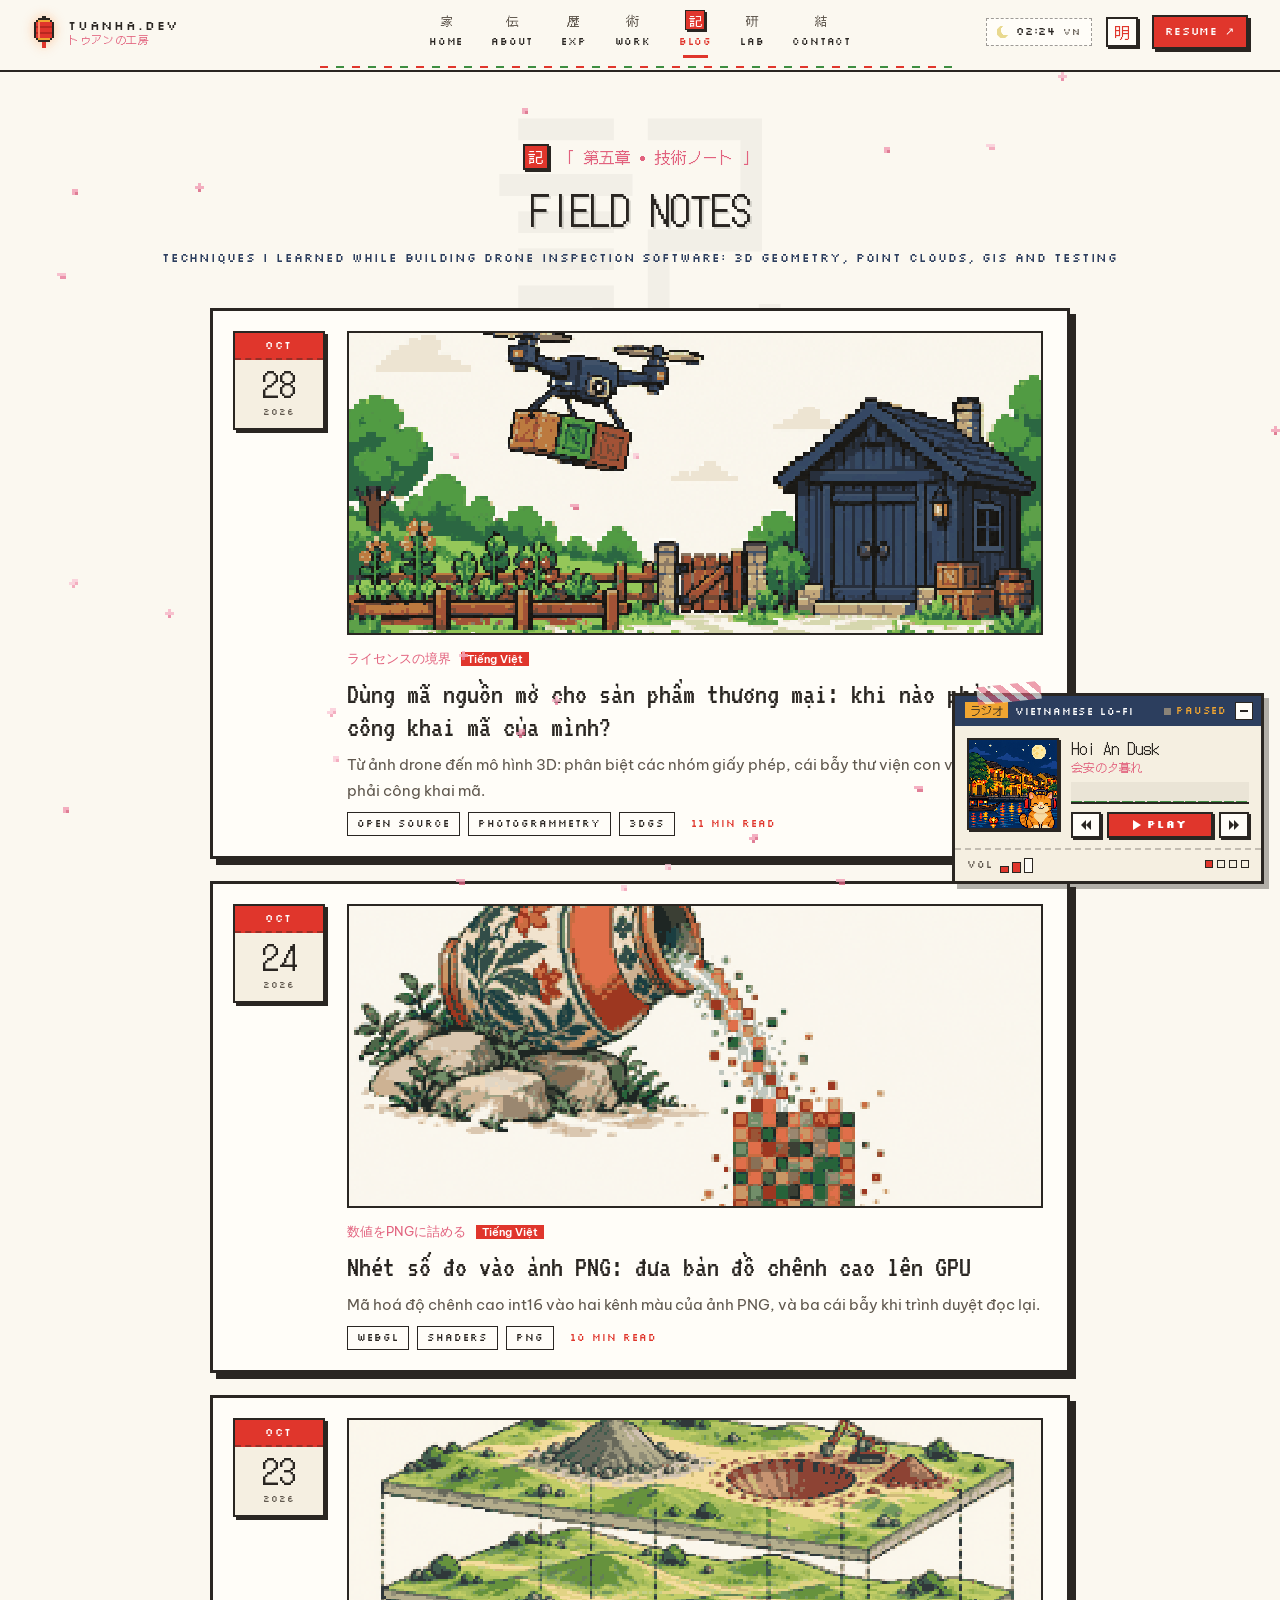
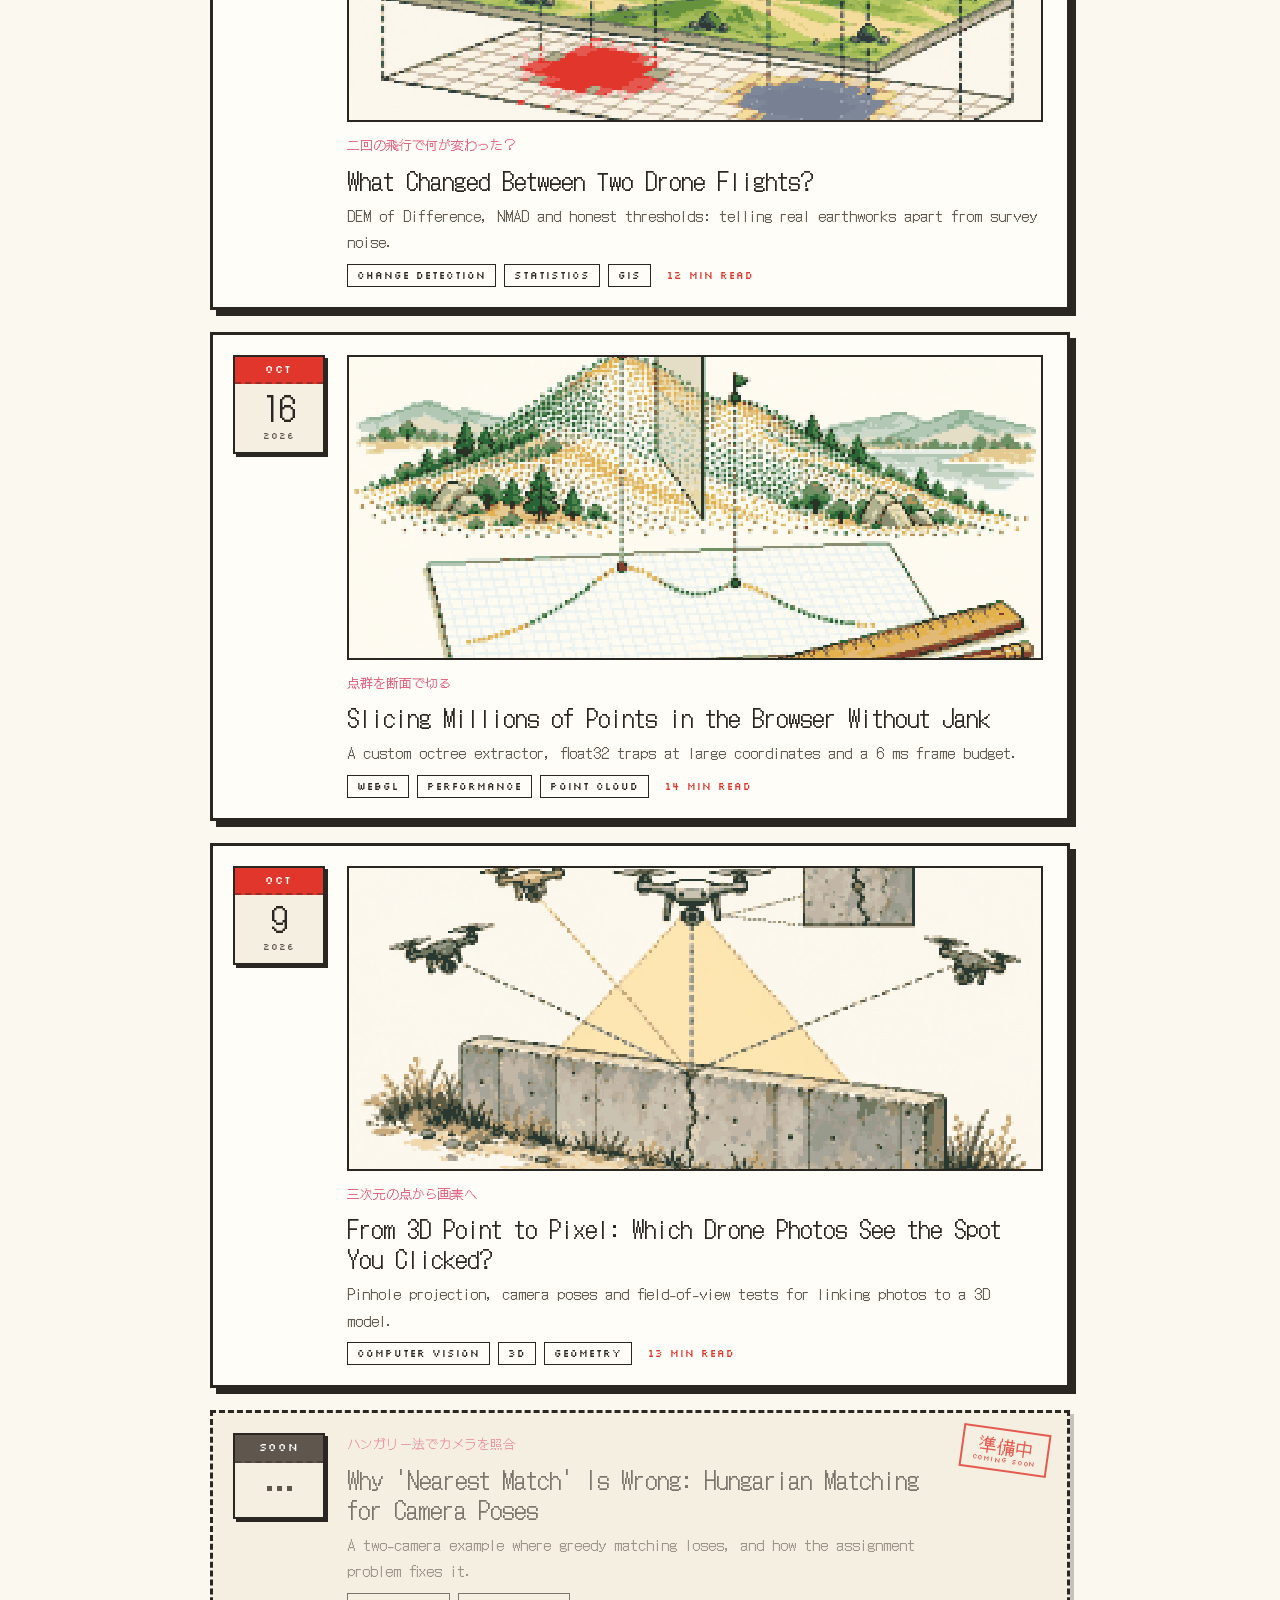
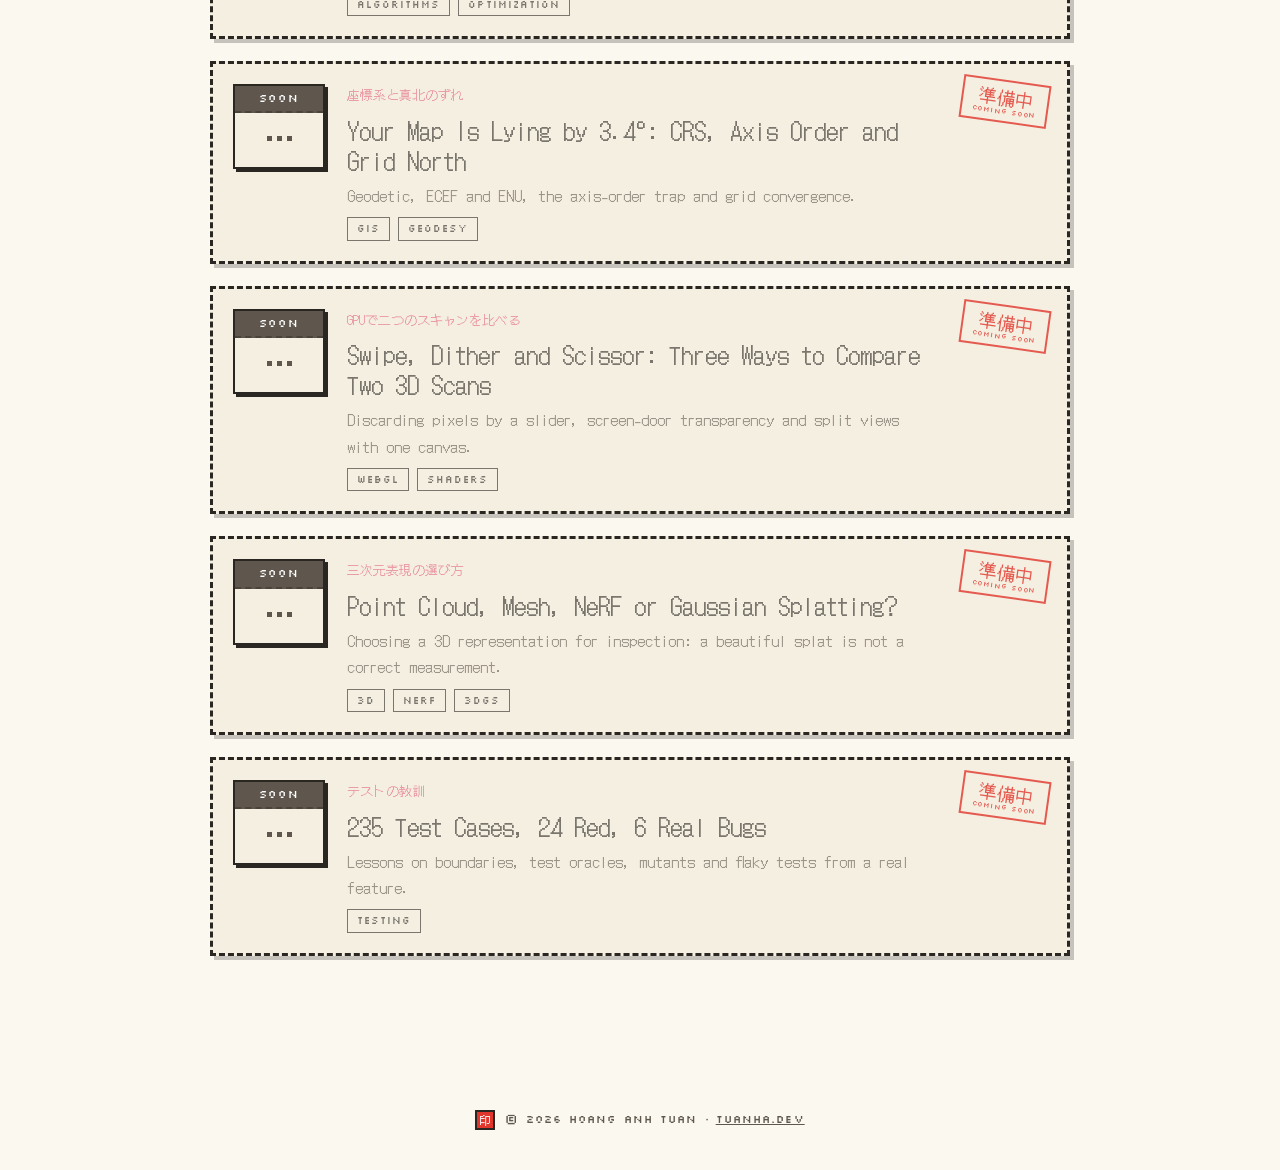
<file: blog/index.html>
<!doctype html>
<html lang="en">
  <head>
    <meta charset="utf-8" />
    <meta name="viewport" content="width=device-width, initial-scale=1" />
    <title>Field Notes · Hoang Anh Tuan</title>
    <meta name="description" content="Technical notes on 3D geometry, point clouds, GIS and testing from building drone inspection software." />
    <meta name="theme-color" content="#fbf8f0" />
    <link rel="canonical" href="https://tuanha.dev/blog/" />
    <link rel="icon" href="/assets/favicon.svg" type="image/svg+xml" />
    <link rel="icon" href="/assets/favicon-32.png" sizes="32x32" type="image/png" />
    <link rel="apple-touch-icon" href="/assets/apple-touch-icon.png" />
    <meta property="og:type" content="website" />
    <meta property="og:url" content="https://tuanha.dev/blog/" />
    <meta property="og:site_name" content="tuanha.dev" />
    <meta property="og:title" content="Field Notes · Hoang Anh Tuan" />
    <meta property="og:description" content="Technical notes on 3D geometry, point clouds, GIS and testing from building drone inspection software." />
    <meta property="og:image" content="https://tuanha.dev/assets/og.png" />
    <meta name="twitter:card" content="summary_large_image" />
    <link rel="preconnect" href="https://fonts.googleapis.com" />
    <link rel="preconnect" href="https://fonts.gstatic.com" crossorigin />
    <link
      rel="stylesheet"
      href="https://fonts.googleapis.com/css2?family=DotGothic16&family=Press+Start+2P&family=Silkscreen:wght@400;700&family=VT323&family=Yomogi&family=Be+Vietnam+Pro:ital,wght@0,400;0,600;1,400&display=swap"
    />
    <link rel="stylesheet" href="/styles.css" />
    <script>
      document.documentElement.classList.add('js', 'intro-seen');
      // Theme: the visitor's saved choice, otherwise the system setting. Set before first paint.
      try {
        const saved = localStorage.getItem('theme');
        document.documentElement.dataset.theme = saved || (matchMedia('(prefers-color-scheme: dark)').matches ? 'dark' : 'light');
      } catch {
        document.documentElement.dataset.theme = matchMedia('(prefers-color-scheme: dark)').matches ? 'dark' : 'light';
      }
    </script>
    <script type="module" src="/src/blog.js"></script>
  </head>
  <body class="blog">
    <a class="skip" href="#main">Skip to content</a>
    <canvas id="petals" aria-hidden="true"></canvas>
    <header class="nav" data-nav></header>
    <main id="main" tabindex="-1">
      <section class="section blog-index" data-kanji="記">
        <div class="wrap">
          <header class="sec-head">
            <p class="sec-head__chapter"><span class="tile tile--red">記</span>「 第五章 • 技術ノート 」</p>
            <h1 class="sec-head__title">Field Notes</h1>
            <p class="sec-head__sub">Techniques I learned while building drone inspection software: 3D geometry, point clouds, GIS and testing</p>
          </header>
          <ol class="entries" data-posts></ol>
        </div>
      </section>
    </main>
    <footer class="blog-foot">
      <p class="footer"><span class="tile tile--red tile--xs">印</span>© 2026 Hoang Anh Tuan · <a href="/">tuanha.dev</a></p>
    </footer>
  </body>
</html>
</file>
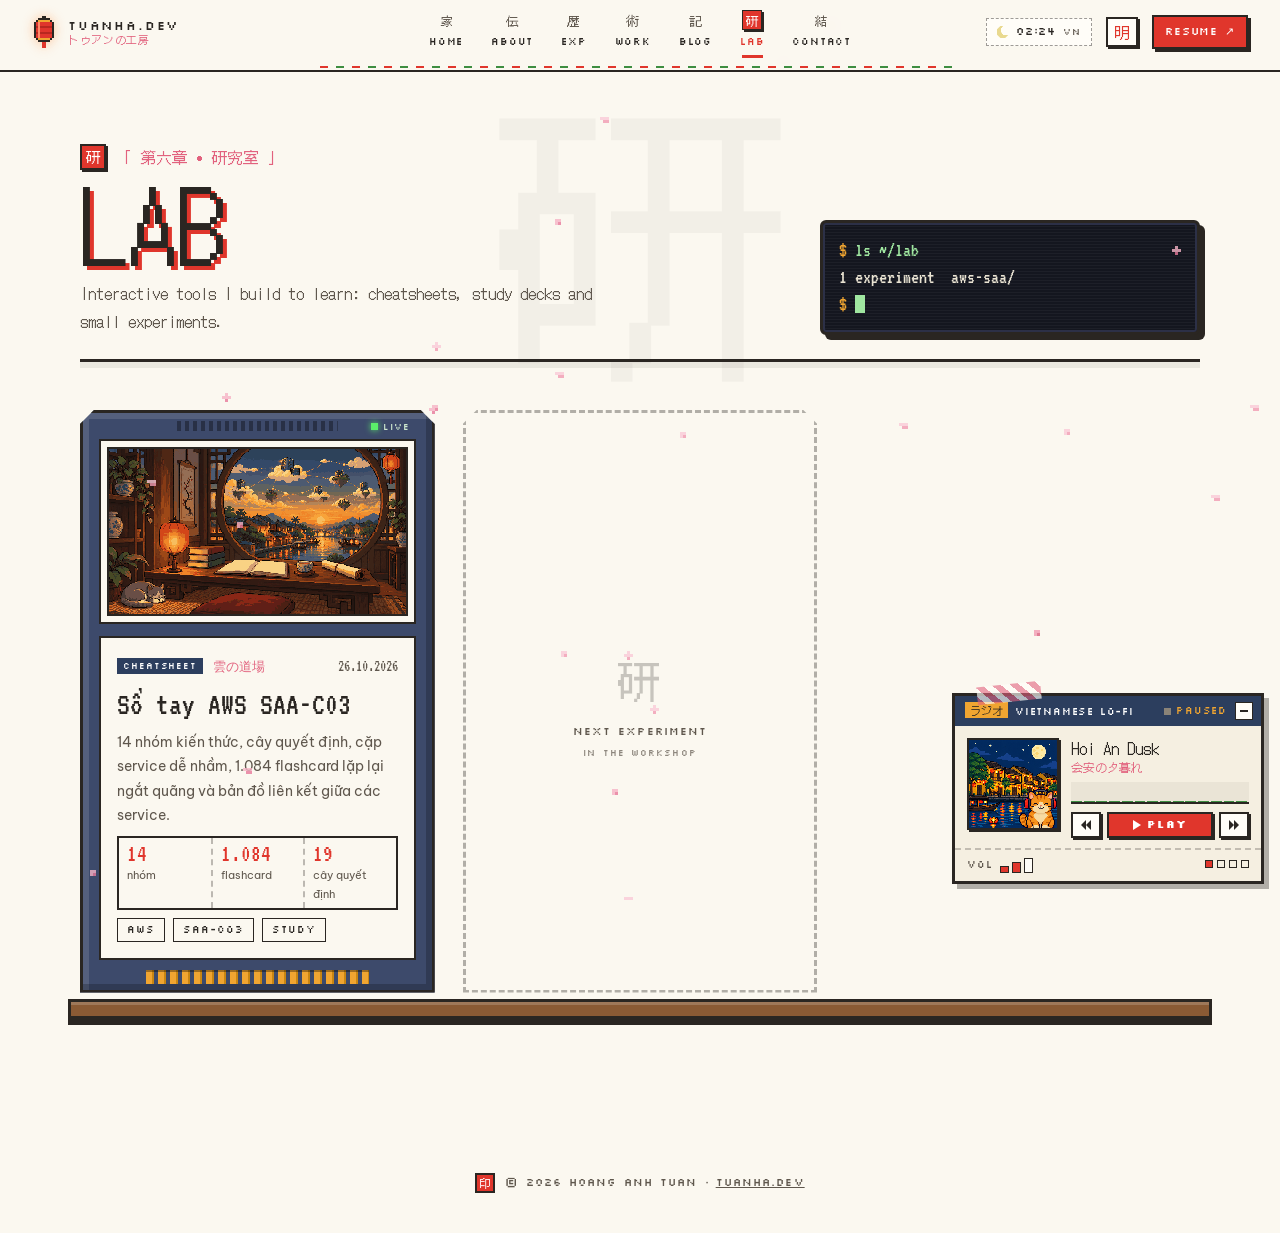
<file: lab/index.html>
<!doctype html>
<html lang="en">
  <head>
    <meta charset="utf-8" />
    <meta name="viewport" content="width=device-width, initial-scale=1" />
    <title>Lab · Hoang Anh Tuan</title>
    <meta name="description" content="Small things I build to learn: interactive study tools, cheatsheets and experiments." />
    <meta name="theme-color" content="#fbf8f0" />
    <link rel="canonical" href="https://tuanha.dev/lab/" />
    <link rel="icon" href="/assets/favicon.svg" type="image/svg+xml" />
    <link rel="icon" href="/assets/favicon-32.png" sizes="32x32" type="image/png" />
    <link rel="apple-touch-icon" href="/assets/apple-touch-icon.png" />
    <meta property="og:type" content="website" />
    <meta property="og:url" content="https://tuanha.dev/lab/" />
    <meta property="og:site_name" content="tuanha.dev" />
    <meta property="og:title" content="Lab · Hoang Anh Tuan" />
    <meta property="og:description" content="Small things I build to learn: interactive study tools, cheatsheets and experiments." />
    <meta property="og:image" content="https://tuanha.dev/assets/og.png" />
    <meta name="twitter:card" content="summary_large_image" />
    <link rel="preconnect" href="https://fonts.googleapis.com" />
    <link rel="preconnect" href="https://fonts.gstatic.com" crossorigin />
    <link
      rel="stylesheet"
      href="https://fonts.googleapis.com/css2?family=DotGothic16&family=Press+Start+2P&family=Silkscreen:wght@400;700&family=VT323&family=Yomogi&family=Be+Vietnam+Pro:ital,wght@0,400;0,600;1,400&display=swap"
    />
    <link rel="stylesheet" href="/styles.css" />
    <link rel="stylesheet" href="/lab/lab.css" />
    <script>
      document.documentElement.classList.add('js', 'intro-seen');
      // Theme: the visitor's saved choice, otherwise the system setting. Set before first paint.
      try {
        const saved = localStorage.getItem('theme');
        document.documentElement.dataset.theme = saved || (matchMedia('(prefers-color-scheme: dark)').matches ? 'dark' : 'light');
      } catch {
        document.documentElement.dataset.theme = matchMedia('(prefers-color-scheme: dark)').matches ? 'dark' : 'light';
      }
    </script>
    <script type="module" src="/src/lab.js"></script>
  </head>
  <body class="blog">
    <a class="skip" href="#main">Skip to content</a>
    <canvas id="petals" aria-hidden="true"></canvas>
    <header class="nav" data-nav></header>
    <main id="main" tabindex="-1">
      <section class="section lab-index" data-kanji="研">
        <div class="wrap">
          <header class="bench">
            <div class="bench__text">
              <p class="sec-head__chapter"><span class="tile tile--red">研</span>「 第六章 • 研究室 」</p>
              <h1 class="bench__title">Lab</h1>
              <p class="bench__sub">Interactive tools I build to learn: cheatsheets, study decks and small experiments.</p>
            </div>
            <div class="bench__term" aria-hidden="true">
              <p><span class="bench__prompt">$</span> ls ~/lab</p>
              <p class="bench__out" data-lab-count></p>
              <p><span class="bench__prompt">$</span> <span class="bench__caret"></span></p>
            </div>
          </header>
          <ul class="shelf" data-labs></ul>
        </div>
      </section>
    </main>
    <footer class="blog-foot">
      <p class="footer"><span class="tile tile--red tile--xs">印</span>© 2026 Hoang Anh Tuan · <a href="/">tuanha.dev</a></p>
    </footer>
  </body>
</html>
</file>
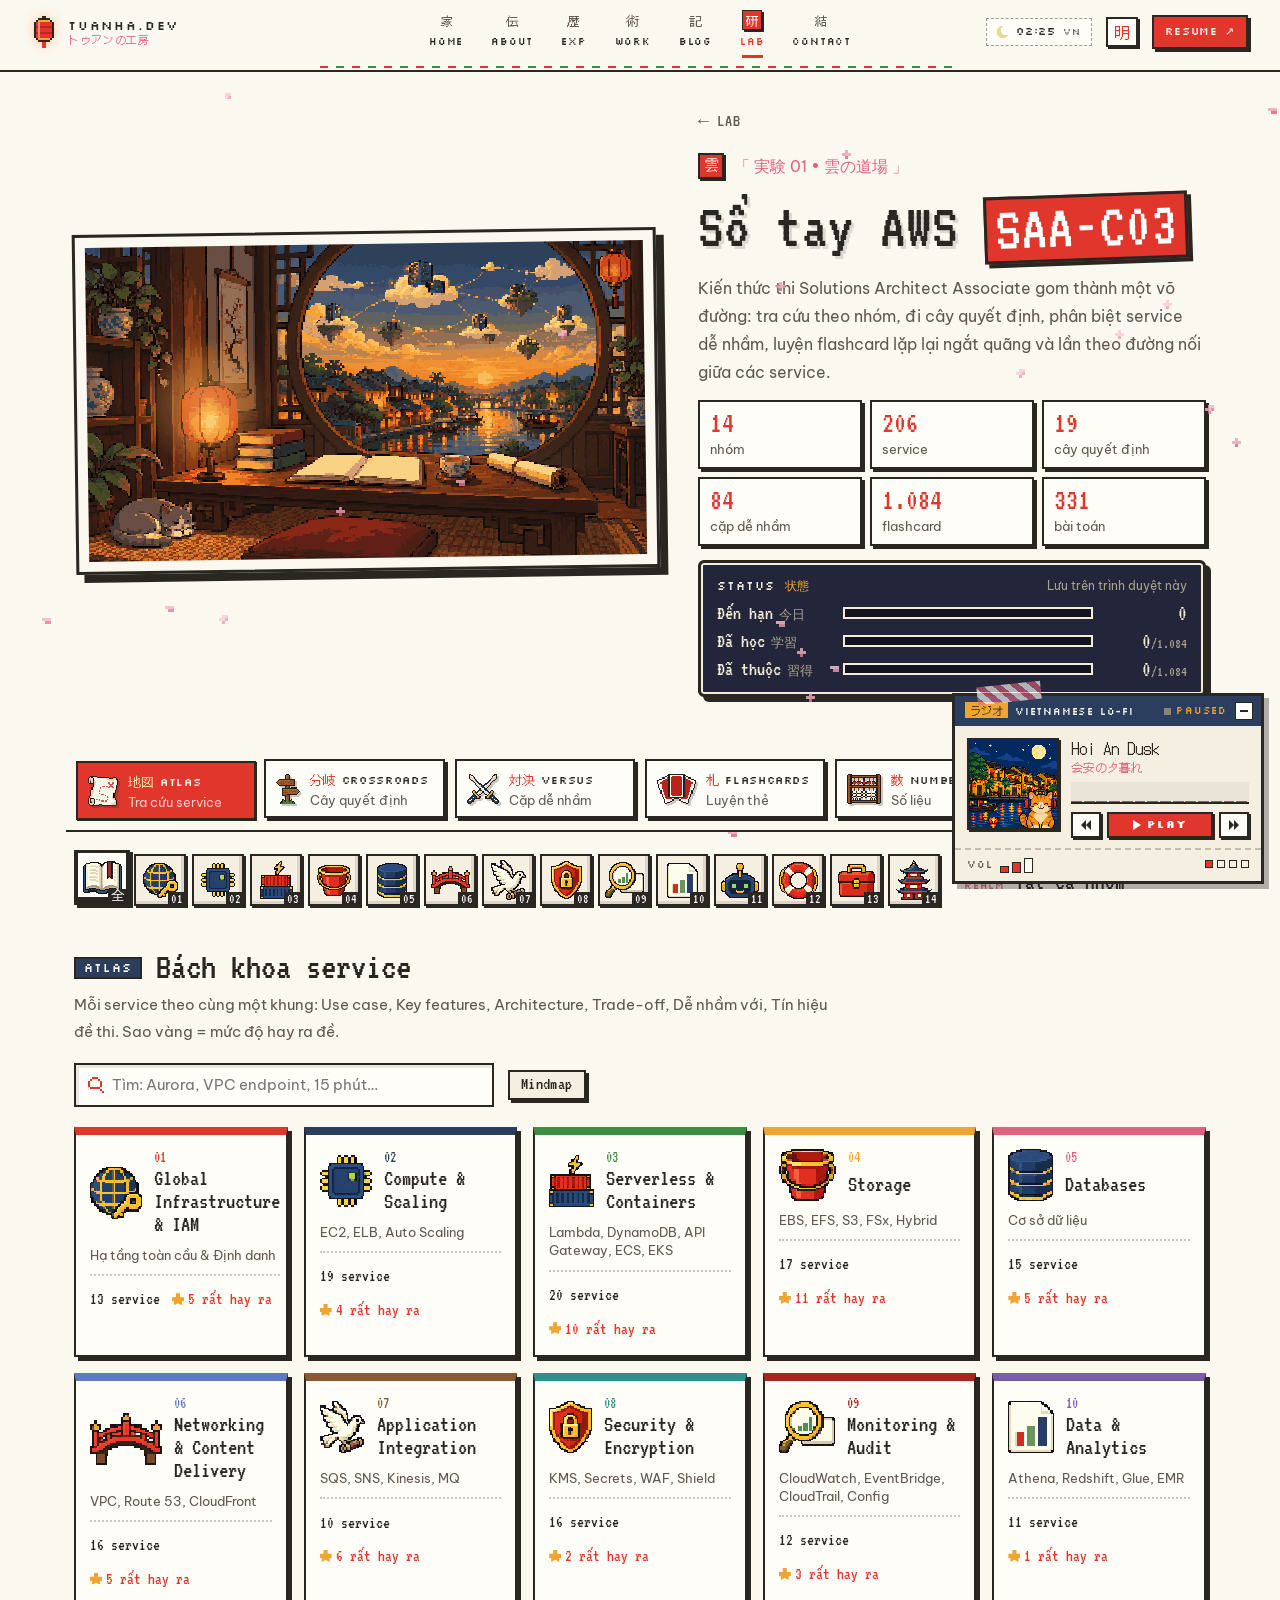
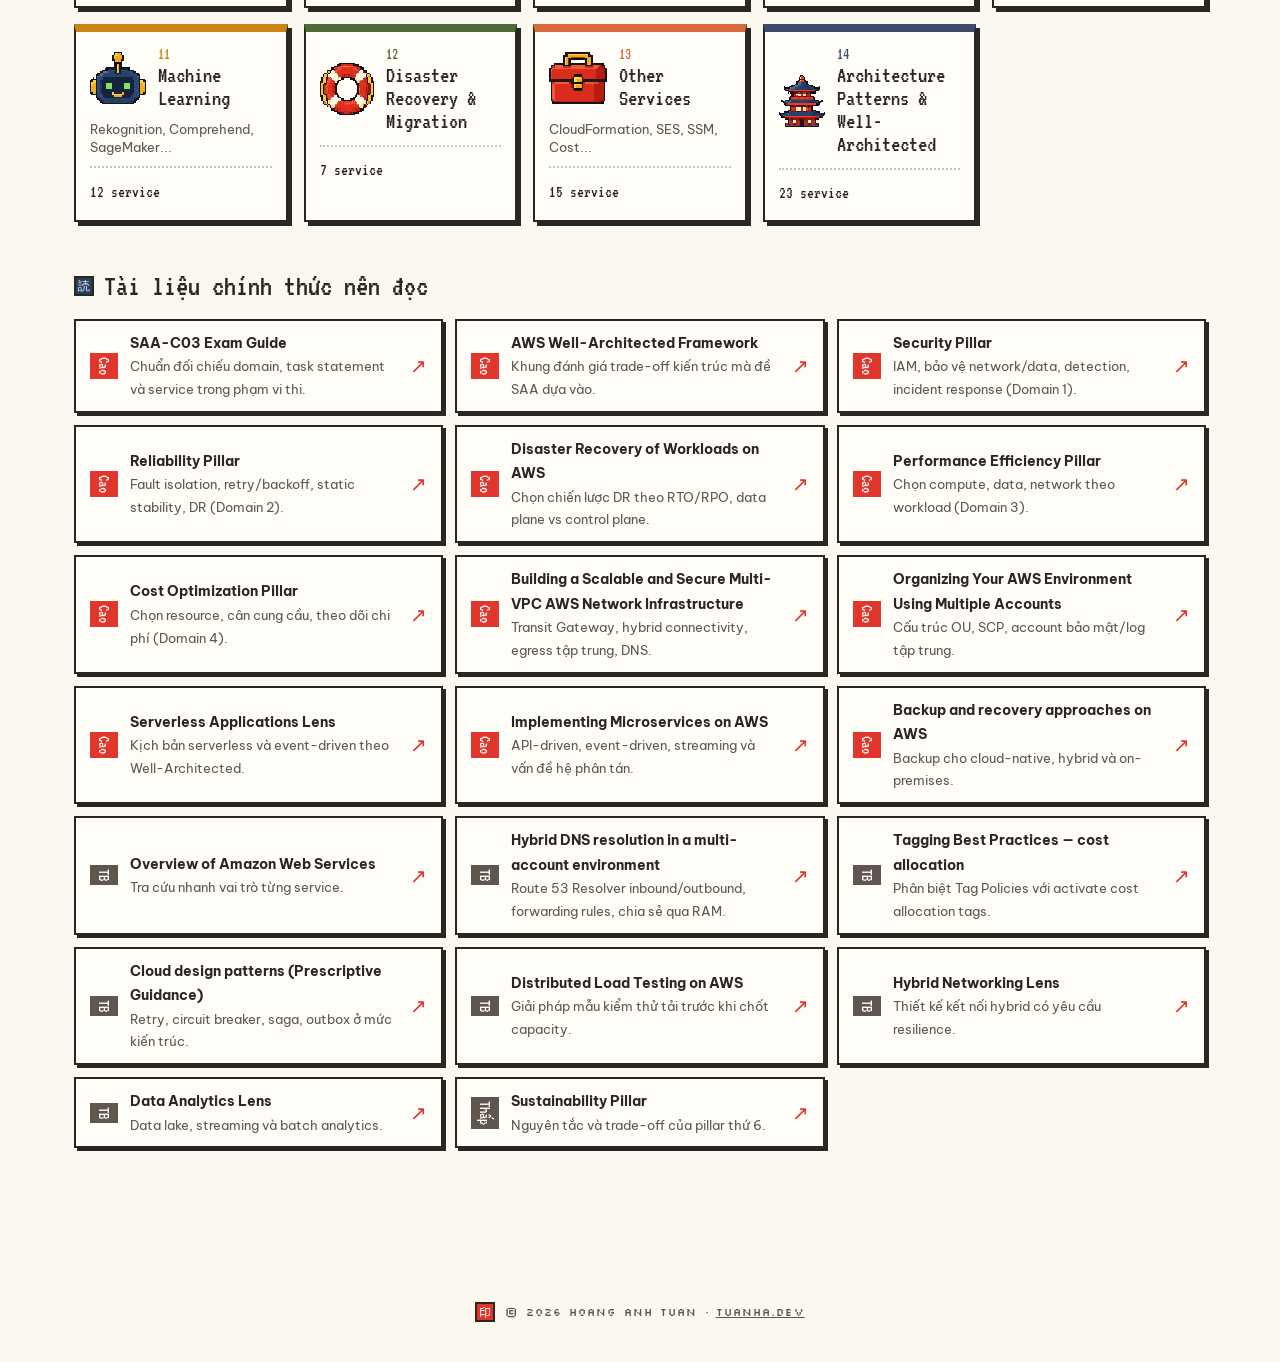
<file: lab/aws-saa/index.html>
<!doctype html>
<html lang="en">
  <head>
    <meta charset="utf-8" />
    <meta name="viewport" content="width=device-width, initial-scale=1" />
    <title>Sổ tay AWS SAA-C03 · Lab · Hoang Anh Tuan</title>
    <meta name="description" content="Sổ tay ôn thi AWS Solutions Architect Associate (SAA-C03): 14 nhóm kiến thức, cây quyết định, cặp service dễ nhầm, flashcard lặp lại ngắt quãng và bản đồ liên kết service." />
    <meta name="theme-color" content="#fbf8f0" />
    <link rel="canonical" href="https://tuanha.dev/lab/aws-saa/" />
    <link rel="icon" href="/assets/favicon.svg" type="image/svg+xml" />
    <link rel="icon" href="/assets/favicon-32.png" sizes="32x32" type="image/png" />
    <link rel="apple-touch-icon" href="/assets/apple-touch-icon.png" />
    <meta property="og:type" content="website" />
    <meta property="og:url" content="https://tuanha.dev/lab/aws-saa/" />
    <meta property="og:site_name" content="tuanha.dev" />
    <meta property="og:title" content="Sổ tay AWS SAA-C03 · tuanha.dev" />
    <meta property="og:description" content="14 nhóm kiến thức, cây quyết định, cặp service dễ nhầm, 1.084 flashcard và bản đồ liên kết service." />
    <meta property="og:image" content="https://tuanha.dev/assets/lab/aws-saa/cover.jpg" />
    <meta name="twitter:card" content="summary_large_image" />
    <link rel="preconnect" href="https://fonts.googleapis.com" />
    <link rel="preconnect" href="https://fonts.gstatic.com" crossorigin />
    <link
      rel="stylesheet"
      href="https://fonts.googleapis.com/css2?family=DotGothic16&family=Press+Start+2P&family=Silkscreen:wght@400;700&family=VT323&family=Be+Vietnam+Pro:ital,wght@0,400;0,600;0,700;1,400&display=swap"
    />
    <link rel="stylesheet" href="/styles.css" />
    <link rel="stylesheet" href="/lab/lab.css" />
    <script>
      document.documentElement.classList.add('js', 'intro-seen');
      // Theme: the visitor's saved choice, otherwise the system setting. Set before first paint.
      try {
        const saved = localStorage.getItem('theme');
        document.documentElement.dataset.theme = saved || (matchMedia('(prefers-color-scheme: dark)').matches ? 'dark' : 'light');
      } catch {
        document.documentElement.dataset.theme = matchMedia('(prefers-color-scheme: dark)').matches ? 'dark' : 'light';
      }
    </script>
    <link rel="preload" href="/lab/aws-saa/data.json" as="fetch" crossorigin />
    <script type="module" src="/src/aws-saa.js"></script>
  </head>
  <body class="blog dojo-page">
    <a class="skip" href="#main">Skip to content</a>
    <canvas id="petals" aria-hidden="true"></canvas>
    <header class="nav" data-nav></header>
    <main id="main" class="dojo" lang="vi" tabindex="-1">
      <header class="dojo-hero">
        <figure class="dojo-hero__art">
          <img src="/assets/lab/aws-saa/cover.png" alt="Phòng học trong nhà cổ Hội An, cửa sổ tròn nhìn ra những đám mây chở máy chủ" width="334" height="188" />
          <span class="dojo-hero__glow" aria-hidden="true"></span>
          <span class="twinkle" style="--x: 62%; --y: 14%" aria-hidden="true"></span>
          <span class="twinkle" style="--x: 78%; --y: 26%; --d: 0.8s" aria-hidden="true"></span>
          <span class="twinkle" style="--x: 48%; --y: 30%; --d: 1.6s" aria-hidden="true"></span>
          <span class="twinkle" style="--x: 86%; --y: 10%; --d: 2.3s" aria-hidden="true"></span>
        </figure>
        <div class="dojo-hero__text">
          <a class="post__back" href="/lab/">← Lab</a>
          <p class="sec-head__chapter"><span class="tile tile--red">雲</span>「 実験 01 • 雲の道場 」</p>
          <h1 class="dojo-hero__title">Sổ tay AWS <span>SAA-C03</span></h1>
          <p class="dojo-hero__lede">
            Kiến thức thi Solutions Architect Associate gom thành một võ đường: tra cứu theo nhóm, đi cây quyết định, phân biệt service dễ nhầm, luyện flashcard
            lặp lại ngắt quãng và lần theo đường nối giữa các service.
          </p>
          <dl class="dojo-counts" data-counts></dl>
          <section class="status" aria-label="Tiến độ học">
            <p class="status__head"><span class="px-en">Status</span><span class="status__ja">状態</span><span class="status__note" data-sync>Lưu trên trình duyệt này</span></p>
            <div class="status__rows" data-status></div>
          </section>
        </div>
      </header>

      <nav class="modes" role="tablist" aria-label="Chế độ học" data-modes></nav>
      <div class="realms" data-realms aria-label="Lọc theo nhóm kiến thức"></div>

      <div class="dojo-load" data-load>
        <p class="dojo-load__text">Đang mở cuộn sổ tay…</p>
        <div class="dojo-load__bar"><i></i></div>
      </div>

      <section class="view" id="view-map" role="tabpanel" aria-labelledby="tab-map" hidden>
        <div class="view-head">
          <h2 class="view-head__title"><span class="px-en">Atlas</span> Bách khoa service</h2>
          <p class="view-head__lede">Mỗi service theo cùng một khung: Use case, Key features, Architecture, Trade-off, Dễ nhầm với, Tín hiệu đề thi. Sao vàng = mức độ hay ra đề.</p>
        </div>
        <div class="toolbar">
          <label class="search"><span class="sr-only">Tìm service</span><input type="search" id="map-search" placeholder="Tìm: Aurora, VPC endpoint, 15 phút…" autocomplete="off" /></label>
          <button type="button" class="btn btn--sm" id="mm-toggle" aria-expanded="false">Mindmap</button>
        </div>
        <div class="mindmap" id="mindmap" hidden>
          <div class="toolbar toolbar--tight">
            <button type="button" class="btn btn--sm" data-mm="1">Chỉ nhóm</button>
            <button type="button" class="btn btn--sm" data-mm="2">Hiện service</button>
            <button type="button" class="btn btn--sm" data-mm="3">Hiện các mục</button>
            <button type="button" class="btn btn--sm" data-mm="99">Mở hết</button>
            <button type="button" class="btn btn--sm" data-mm="fit">Vừa khung</button>
          </div>
          <div class="frame frame--map">
            <svg id="mm" aria-label="Mindmap kiến thức"></svg>
            <p class="frame__hint">Bấm vòng tròn để mở/đóng nhánh · kéo để di chuyển · cuộn để zoom</p>
          </div>
        </div>
        <div id="codex"></div>
        <h2 class="subhead"><span class="tile tile--navy tile--xs">読</span>Tài liệu chính thức nên đọc</h2>
        <div class="reading" id="reading"></div>
      </section>

      <section class="view" id="view-trees" role="tabpanel" aria-labelledby="tab-trees" hidden>
        <div class="view-head">
          <h2 class="view-head__title"><span class="px-en">Crossroads</span> Cây quyết định</h2>
          <p class="view-head__lede">Đọc yêu cầu của đề, trả lời từng câu để đi tới service đúng. Tự đoán trong đầu trước khi chọn. Phím 1–4 để chọn, Backspace để lùi.</p>
        </div>
        <div class="trees">
          <ol class="quest-list" id="tree-list"></ol>
          <div class="walker" id="walker" aria-live="polite"></div>
        </div>
      </section>

      <section class="view" id="view-vs" role="tabpanel" aria-labelledby="tab-vs" hidden>
        <div class="view-head">
          <h2 class="view-head__title"><span class="px-en">Versus</span> Cặp dễ nhầm</h2>
          <p class="view-head__lede">Bật "Tự kiểm tra" để che điểm phân biệt và mẹo nhớ, tự nói câu trả lời rồi bấm để lật.</p>
        </div>
        <div class="toolbar">
          <label class="search"><span class="sr-only">Tìm cặp service</span><input type="search" id="vs-search" placeholder="Tìm: SQS, KMS, Fargate…" autocomplete="off" /></label>
          <label class="switch"><input type="checkbox" id="vs-quiz" /><span class="switch__box" aria-hidden="true"></span>Tự kiểm tra</label>
        </div>
        <div class="pairs" id="pairs"></div>
        <div id="group-compare"></div>
        <h2 class="subhead"><span class="tile tile--red tile--xs">罠</span>Bẫy thường gặp</h2>
        <div class="traps" id="traps"></div>
      </section>

      <section class="view" id="view-cards" role="tabpanel" aria-labelledby="tab-cards" hidden>
        <div class="view-head">
          <h2 class="view-head__title"><span class="px-en">Flashcards</span> Luyện thẻ</h2>
          <p class="view-head__lede">Lặp lại ngắt quãng theo hộp Leitner: thẻ nhớ tốt quay lại sau 1, 3, 7, 14, 30 rồi 60 ngày; thẻ quên quay lại ngay.</p>
        </div>
        <div class="toolbar">
          <label class="select"
            ><span class="sr-only">Loại thẻ</span
            ><select id="deck-kind">
              <option value="all">Mọi loại thẻ</option>
              <option value="signal">Tín hiệu đề → chọn gì</option>
              <option value="keyword">Keyword → lựa chọn thắng</option>
              <option value="fact">Điền số liệu</option>
              <option value="vs">Phân biệt A vs B</option>
              <option value="trap">Bẫy</option>
              <option value="pattern">Pattern kiến trúc</option>
            </select></label
          >
          <label class="select"
            >Thẻ mới mỗi ngày
            <select id="new-limit">
              <option>10</option>
              <option selected>20</option>
              <option>40</option>
              <option>80</option>
            </select></label
          >
        </div>
        <div class="card-stage" id="card-stage"></div>
        <p class="keys"><kbd>Space</kbd> lật thẻ · <kbd>1</kbd> Quên · <kbd>2</kbd> Khó · <kbd>3</kbd> Nhớ · <kbd>4</kbd> Dễ</p>
        <h2 class="subhead"><span class="tile tile--green tile--xs">進</span>Tiến độ theo nhóm</h2>
        <div class="progress-grid" id="progress"></div>
      </section>

      <section class="view" id="view-facts" role="tabpanel" aria-labelledby="tab-facts" hidden>
        <div class="view-head">
          <h2 class="view-head__title"><span class="px-en">Numbers</span> Số liệu phải thuộc</h2>
          <p class="view-head__lede">Checklist ghi nhớ của từng nhóm: con số, giới hạn và quy tắc. Bật "Che số" để tự kiểm tra, bấm vào miếng che để xem.</p>
        </div>
        <div class="toolbar">
          <label class="search"><span class="sr-only">Tìm số liệu</span><input type="search" id="facts-search" placeholder="Tìm: IOPS, 15 phút, retention…" autocomplete="off" /></label>
          <label class="switch"><input type="checkbox" id="facts-cover" /><span class="switch__box" aria-hidden="true"></span>Che số</label>
        </div>
        <div class="facts" id="facts"></div>
      </section>

      <section class="view" id="view-links" role="tabpanel" aria-labelledby="tab-links" hidden>
        <div class="view-head">
          <h2 class="view-head__title"><span class="px-en">Threads</span> Liên kết service</h2>
          <p class="view-head__lede">Service nào đi cùng service nào, dữ liệu chảy ra sao, và chúng cùng giải bài toán nào. Bấm một service để xem quan hệ, bấm một bài toán để xem chuỗi giải pháp.</p>
        </div>
        <div class="toolbar">
          <label class="search"
            ><span class="sr-only">Tìm service</span><input type="search" id="link-search" list="link-names" placeholder="Tìm service: SQS, Transit Gateway…" autocomplete="off"
          /></label>
          <datalist id="link-names"></datalist>
          <label class="switch"><input type="checkbox" id="lt-flow" checked /><span class="switch__box switch__box--flow" aria-hidden="true"></span>Luồng</label>
          <label class="switch"><input type="checkbox" id="lt-with" checked /><span class="switch__box switch__box--with" aria-hidden="true"></span>Kết hợp</label>
          <label class="switch"><input type="checkbox" id="lt-confusable" /><span class="switch__box switch__box--conf" aria-hidden="true"></span>Dễ nhầm</label>
          <label class="select"
            >Độ mạnh ≥
            <select id="link-min">
              <option>1</option>
              <option selected>2</option>
              <option>3</option>
              <option>5</option>
            </select></label
          >
          <button type="button" class="btn btn--sm" id="link-reset">Toàn cảnh</button>
        </div>
        <div class="links">
          <div class="frame frame--graph">
            <svg id="graph" aria-label="Bản đồ liên kết service"></svg>
            <div class="legend"><span><i class="flow"></i>Luồng dữ liệu</span><span><i class="with"></i>Dùng kết hợp</span><span><i class="confusable"></i>Dễ nhầm</span></div>
          </div>
          <aside class="panel" id="link-panel"></aside>
        </div>
      </section>
    </main>
    <footer class="blog-foot">
      <p class="footer"><span class="tile tile--red tile--xs">印</span>© 2026 Hoang Anh Tuan · <a href="/">tuanha.dev</a></p>
    </footer>
  </body>
</html>
</file>
<file: styles.css>
:root {
  --paper: #fbf8f0;
  --panel: #f5efe1;
  --white: #fffdf8;
  --ink: #2a2622;
  --ink-soft: #5f574d;
  --red: #e0362c;
  --red-deep: #a8241d;
  --navy: #2c3e5e;
  --green: #3e8e41;
  --gold: #f0a531;
  --pink: #e2627e;
  --note: #3d4a6b;
  /* Ink as RGB for translucent lines, and a separate colour for the hard pixel drop shadows. */
  --ink-rgb: 42 38 34;
  --drop: #2a2622;
  --shadow: 4px 4px 0 var(--drop);
  --shadow-sm: 3px 3px 0 var(--drop);

  --font-display: 'DotGothic16', 'VT323', monospace;
  --font-body: 'DotGothic16', 'VT323', monospace;
  --font-label: 'Silkscreen', 'VT323', monospace;
  --font-pixel: 'Press Start 2P', 'VT323', monospace;

  /* Pixel cursors, one per kind of target. */
  --cur-arrow: url("data:image/svg+xml,%3Csvg xmlns='http://www.w3.org/2000/svg' width='32' height='32' viewBox='0 0 16 16' shape-rendering='crispEdges'%3E%3Cpath fill='%232a2622' d='M0 0h1v1h-1zM0 1h2v1h-2zM0 2h1v1h-1zM2 2h1v1h-1zM0 3h1v1h-1zM3 3h1v1h-1zM0 4h1v1h-1zM4 4h1v1h-1zM0 5h1v1h-1zM5 5h1v1h-1zM0 6h1v1h-1zM6 6h1v1h-1zM0 7h1v1h-1zM7 7h1v1h-1zM0 8h1v1h-1zM8 8h1v1h-1zM0 9h1v1h-1zM6 9h4v1h-4zM0 10h1v1h-1zM3 10h1v1h-1zM6 10h1v1h-1zM0 11h1v1h-1zM2 11h1v1h-1zM4 11h1v1h-1zM7 11h1v1h-1zM0 12h2v1h-2zM4 12h1v1h-1zM7 12h1v1h-1zM0 13h1v1h-1zM5 13h1v1h-1zM8 13h1v1h-1zM5 14h1v1h-1zM8 14h1v1h-1zM6 15h2v1h-2z'/%3E%3Cpath fill='%23fffdf8' d='M1 2h1v1h-1zM1 3h2v1h-2zM1 4h3v1h-3zM1 5h4v1h-4zM1 6h5v1h-5zM1 7h4v1h-4zM6 7h1v1h-1zM1 8h3v1h-3zM6 8h2v1h-2zM1 9h5v1h-5zM1 10h2v1h-2zM4 10h2v1h-2zM1 11h1v1h-1zM5 11h2v1h-2zM5 12h2v1h-2zM6 13h2v1h-2zM6 14h2v1h-2z'/%3E%3Cpath fill='%23f29bb3' d='M5 7h1v1h-1zM4 8h2v1h-2z'/%3E%3C/svg%3E") 0 0, auto;
  --cur-hand: url("data:image/svg+xml,%3Csvg xmlns='http://www.w3.org/2000/svg' width='32' height='32' viewBox='0 0 16 16' shape-rendering='crispEdges'%3E%3Cpath fill='%232a2622' d='M5 0h2v1h-2zM4 1h1v1h-1zM7 1h1v1h-1zM4 2h1v1h-1zM7 2h1v1h-1zM4 3h1v1h-1zM7 3h1v1h-1zM4 4h1v1h-1zM7 4h3v1h-3zM4 5h1v1h-1zM7 5h1v1h-1zM10 5h2v1h-2zM2 6h3v1h-3zM7 6h1v1h-1zM10 6h1v1h-1zM12 6h2v1h-2zM1 7h1v1h-1zM4 7h1v1h-1zM10 7h1v1h-1zM14 7h1v1h-1zM1 8h1v1h-1zM14 8h1v1h-1zM2 9h1v1h-1zM14 9h1v1h-1zM2 10h1v1h-1zM13 10h1v1h-1zM3 11h1v1h-1zM13 11h1v1h-1zM3 12h1v1h-1zM12 12h1v1h-1zM4 13h1v1h-1zM12 13h1v1h-1zM4 14h1v1h-1zM12 14h1v1h-1zM4 15h9v1h-9z'/%3E%3Cpath fill='%23fffdf8' d='M5 1h2v1h-2zM5 2h2v1h-2zM5 3h2v1h-2zM5 4h2v1h-2zM5 5h2v1h-2zM8 5h2v1h-2zM5 6h2v1h-2zM8 6h2v1h-2zM11 6h1v1h-1zM2 7h2v1h-2zM5 7h5v1h-5zM11 7h3v1h-3zM2 8h12v1h-12zM3 9h11v1h-11zM3 10h10v1h-10zM4 11h9v1h-9zM4 12h8v1h-8zM5 13h7v1h-7z'/%3E%3Cpath fill='%23e0362c' d='M5 14h7v1h-7z'/%3E%3C/svg%3E") 10 0, pointer;
  --cur-sparkle: url("data:image/svg+xml,%3Csvg xmlns='http://www.w3.org/2000/svg' width='32' height='32' viewBox='0 0 16 16' shape-rendering='crispEdges'%3E%3Cpath fill='%232a2622' d='M5 0h2v1h-2zM4 1h1v1h-1zM7 1h1v1h-1zM4 2h1v1h-1zM7 2h1v1h-1zM4 3h1v1h-1zM7 3h1v1h-1zM4 4h1v1h-1zM7 4h3v1h-3zM4 5h1v1h-1zM7 5h1v1h-1zM10 5h2v1h-2zM2 6h3v1h-3zM7 6h1v1h-1zM10 6h1v1h-1zM12 6h2v1h-2zM1 7h1v1h-1zM4 7h1v1h-1zM10 7h1v1h-1zM14 7h1v1h-1zM1 8h1v1h-1zM14 8h1v1h-1zM2 9h1v1h-1zM14 9h1v1h-1zM2 10h1v1h-1zM13 10h1v1h-1zM3 11h1v1h-1zM13 11h1v1h-1zM3 12h1v1h-1zM12 12h1v1h-1zM4 13h1v1h-1zM12 13h1v1h-1zM4 14h1v1h-1zM12 14h1v1h-1zM4 15h9v1h-9z'/%3E%3Cpath fill='%23f6c75a' d='M13 0h1v1h-1zM12 1h3v1h-3zM11 2h2v1h-2zM14 2h2v1h-2zM12 3h3v1h-3zM13 4h1v1h-1z'/%3E%3Cpath fill='%23fffdf8' d='M5 1h2v1h-2zM5 2h2v1h-2zM5 3h2v1h-2zM5 4h2v1h-2zM5 5h2v1h-2zM8 5h2v1h-2zM5 6h2v1h-2zM8 6h2v1h-2zM11 6h1v1h-1zM2 7h2v1h-2zM5 7h5v1h-5zM11 7h3v1h-3zM2 8h12v1h-12zM3 9h11v1h-11zM3 10h10v1h-10zM4 11h9v1h-9zM4 12h8v1h-8zM5 13h7v1h-7z'/%3E%3Cpath fill='%23c98612' d='M13 2h1v1h-1z'/%3E%3Cpath fill='%23e0362c' d='M5 14h7v1h-7z'/%3E%3C/svg%3E") 10 0, pointer;
  --cur-grab: url("data:image/svg+xml,%3Csvg xmlns='http://www.w3.org/2000/svg' width='32' height='32' viewBox='0 0 16 16' shape-rendering='crispEdges'%3E%3Cpath fill='%232a2622' d='M5 1h2v1h-2zM8 1h2v1h-2zM4 2h1v1h-1zM7 2h1v1h-1zM10 2h3v1h-3zM4 3h1v1h-1zM7 3h1v1h-1zM10 3h1v1h-1zM13 3h1v1h-1zM2 4h3v1h-3zM7 4h1v1h-1zM10 4h1v1h-1zM13 4h1v1h-1zM1 5h1v1h-1zM4 5h1v1h-1zM7 5h1v1h-1zM10 5h1v1h-1zM13 5h1v1h-1zM1 6h1v1h-1zM4 6h1v1h-1zM13 6h1v1h-1zM1 7h1v1h-1zM13 7h1v1h-1zM2 8h1v1h-1zM13 8h1v1h-1zM2 9h1v1h-1zM12 9h1v1h-1zM3 10h1v1h-1zM12 10h1v1h-1zM3 11h1v1h-1zM11 11h1v1h-1zM4 12h1v1h-1zM11 12h1v1h-1zM4 13h8v1h-8z'/%3E%3Cpath fill='%23fffdf8' d='M5 2h2v1h-2zM8 2h2v1h-2zM5 3h2v1h-2zM8 3h2v1h-2zM11 3h2v1h-2zM5 4h2v1h-2zM8 4h2v1h-2zM11 4h2v1h-2zM2 5h2v1h-2zM5 5h2v1h-2zM8 5h2v1h-2zM11 5h2v1h-2zM2 6h2v1h-2zM5 6h8v1h-8zM2 7h11v1h-11zM3 8h10v1h-10zM3 9h9v1h-9zM4 10h8v1h-8zM4 11h7v1h-7z'/%3E%3Cpath fill='%23e0362c' d='M5 12h6v1h-6z'/%3E%3C/svg%3E") 16 16, grab;
  --cur-text: url("data:image/svg+xml,%3Csvg xmlns='http://www.w3.org/2000/svg' width='32' height='32' viewBox='0 0 16 16' shape-rendering='crispEdges'%3E%3Cpath fill='%23fffdf8' d='M4 0h3v1h-3zM8 0h3v1h-3zM4 1h1v1h-1zM7 1h1v1h-1zM10 1h1v1h-1zM5 2h2v1h-2zM8 2h2v1h-2zM6 3h1v1h-1zM8 3h1v1h-1zM6 4h1v1h-1zM8 4h1v1h-1zM6 5h1v1h-1zM8 5h1v1h-1zM6 6h1v1h-1zM8 6h1v1h-1zM6 7h1v1h-1zM8 7h1v1h-1zM6 8h1v1h-1zM8 8h1v1h-1zM6 9h1v1h-1zM8 9h1v1h-1zM6 10h1v1h-1zM8 10h1v1h-1zM6 11h1v1h-1zM8 11h1v1h-1zM6 12h1v1h-1zM8 12h1v1h-1zM5 13h2v1h-2zM8 13h2v1h-2zM4 14h1v1h-1zM7 14h1v1h-1zM10 14h1v1h-1zM4 15h3v1h-3zM8 15h3v1h-3z'/%3E%3Cpath fill='%232a2622' d='M5 1h2v1h-2zM8 1h2v1h-2zM7 2h1v1h-1zM7 3h1v1h-1zM7 4h1v1h-1zM7 5h1v1h-1zM7 10h1v1h-1zM7 11h1v1h-1zM7 12h1v1h-1zM7 13h1v1h-1zM5 14h2v1h-2zM8 14h2v1h-2z'/%3E%3Cpath fill='%23e0362c' d='M7 6h1v1h-1zM7 7h1v1h-1zM7 8h1v1h-1zM7 9h1v1h-1z'/%3E%3C/svg%3E") 14 16, text;
  --cur-no: url("data:image/svg+xml,%3Csvg xmlns='http://www.w3.org/2000/svg' width='32' height='32' viewBox='0 0 16 16' shape-rendering='crispEdges'%3E%3Cpath fill='%232a2622' d='M5 0h6v1h-6zM3 1h2v1h-2zM11 1h2v1h-2zM2 2h1v1h-1zM13 2h1v1h-1zM1 3h1v1h-1zM10 3h1v1h-1zM14 3h1v1h-1zM1 4h1v1h-1zM9 4h1v1h-1zM14 4h1v1h-1zM0 5h1v1h-1zM8 5h1v1h-1zM15 5h1v1h-1zM0 6h1v1h-1zM7 6h1v1h-1zM15 6h1v1h-1zM0 7h1v1h-1zM6 7h1v1h-1zM15 7h1v1h-1zM0 8h1v1h-1zM5 8h1v1h-1zM15 8h1v1h-1zM0 9h1v1h-1zM4 9h1v1h-1zM15 9h1v1h-1zM0 10h1v1h-1zM15 10h1v1h-1zM1 11h1v1h-1zM6 11h1v1h-1zM14 11h1v1h-1zM1 12h1v1h-1zM5 12h1v1h-1zM14 12h1v1h-1zM2 13h1v1h-1zM13 13h1v1h-1zM3 14h2v1h-2zM11 14h2v1h-2zM5 15h6v1h-6z'/%3E%3Cpath fill='%23e0362c' d='M5 1h6v1h-6zM3 2h3v1h-3zM10 2h3v1h-3zM2 3h2v1h-2zM11 3h3v1h-3zM2 4h1v1h-1zM10 4h3v1h-3zM1 5h2v1h-2zM9 5h3v1h-3zM13 5h2v1h-2zM1 6h1v1h-1zM8 6h3v1h-3zM14 6h1v1h-1zM1 7h1v1h-1zM7 7h3v1h-3zM14 7h1v1h-1zM1 8h1v1h-1zM6 8h3v1h-3zM14 8h1v1h-1zM1 9h1v1h-1zM5 9h3v1h-3zM14 9h1v1h-1zM1 10h2v1h-2zM4 10h3v1h-3zM13 10h2v1h-2zM3 11h3v1h-3zM13 11h1v1h-1zM2 12h3v1h-3zM12 12h2v1h-2zM3 13h3v1h-3zM10 13h3v1h-3zM5 14h6v1h-6z'/%3E%3Cpath fill='%23fffdf8' d='M6 2h4v1h-4zM4 3h2v1h-2zM3 4h1v1h-1zM13 4h1v1h-1zM3 5h1v1h-1zM12 5h1v1h-1zM2 6h1v1h-1zM11 6h1v1h-1zM13 6h1v1h-1zM2 7h1v1h-1zM10 7h1v1h-1zM13 7h1v1h-1zM2 8h1v1h-1zM9 8h1v1h-1zM13 8h1v1h-1zM2 9h1v1h-1zM8 9h1v1h-1zM13 9h1v1h-1zM3 10h1v1h-1zM7 10h1v1h-1zM12 10h1v1h-1zM2 11h1v1h-1zM12 11h1v1h-1zM10 12h2v1h-2zM6 13h4v1h-4z'/%3E%3C/svg%3E") 16 16, not-allowed;
}

/* Dark mode: Hội An after dark. Surfaces turn indigo, ink turns to lantern-lit cream and the
   pixel shadows go near-black. Physical objects below keep their own light materials. */
[data-theme='dark'] {
  color-scheme: dark;
  --paper: #161826;
  --panel: #1e2133;
  --white: #262a40;
  --ink: #eee4cc;
  --ink-soft: #b4ab95;
  --ink-rgb: 238 228 204;
  --drop: #04050a;
  --red: #ef4a3c;
  --navy: #5d7cc0;
  --green: #4fae55;
  --pink: #f08aa2;
  --note: #b3c3ec;
}

/* Objects with their own material (ivory tiles, wooden plaques, ticket paper) keep dark ink in
   both themes so their text stays readable. */
.skill-tile__face,
.ema__face,
.ticket__body {
  --ink: #2a2622;
  --ink-soft: #5f574d;
  --ink-rgb: 42 38 34;
  --white: #fffdf8;
  --panel: #f5efe1;
  --navy: #2c3e5e;
  color: var(--ink);
}

[data-theme='dark'] .deco {
  opacity: 0.1;
}

[data-theme='dark'] .deco--tree {
  opacity: 0.16;
}

* {
  box-sizing: border-box;
}

html {
  scroll-behavior: smooth;
  scroll-padding-top: 80px;
}

body {
  margin: 0;
  background: var(--paper);
  color: var(--ink);
  font-family: var(--font-body);
  font-size: 16px;
  line-height: 1.75;
  cursor: var(--cur-arrow);
}

a,
button {
  color: inherit;
}

a,
button,
summary,
label,
[role='tab'] {
  cursor: var(--cur-hand);
}

/* Children of a control keep the control's cursor. */
a *,
button * {
  cursor: inherit;
}

p,
blockquote,
h1,
h2,
h3,
h4,
dd {
  cursor: var(--cur-text);
}

:disabled,
:disabled * {
  cursor: var(--cur-no);
}

p {
  margin: 0;
}

h1,
h2,
h3,
h4 {
  margin: 0;
  font-weight: 400;
}

img {
  image-rendering: pixelated;
}

:focus-visible {
  outline: 3px dashed var(--red);
  outline-offset: 3px;
}

/* Red controls need a contrasting focus ring. */
.btn--red:focus-visible,
.nav__links a.is-active:focus-visible {
  outline-color: var(--ink);
}

.sr-only {
  position: absolute;
  width: 1px;
  height: 1px;
  overflow: hidden;
  clip-path: inset(50%);
  white-space: nowrap;
}

.skip {
  position: fixed;
  top: 10px;
  left: 10px;
  z-index: 200;
  padding: 8px 14px;
  font-family: var(--font-label);
  font-size: 12px;
  text-decoration: none;
  background: var(--white);
  border: 2px solid var(--ink);
  box-shadow: var(--shadow-sm);
  transform: translateY(-160%);
}

.skip:focus-visible {
  transform: none;
}

main:focus {
  outline: none;
}

/* ---------- welcome screen ---------- */

.intro {
  display: none;
}

.js:not(.intro-seen) .intro {
  position: fixed;
  inset: 0;
  z-index: 150;
  display: flex;
  flex-direction: column;
  align-items: center;
  justify-content: center;
  gap: 10px;
  background:
    radial-gradient(circle at 50% 42%, rgba(240, 165, 49, 0.22), transparent 38%),
    var(--paper);
  transition: opacity 0.6s ease, visibility 0.6s;
  /* Safety net: hide even if the script never runs. */
  animation: intro-out 0.6s 5s forwards;
}

@keyframes intro-out {
  to {
    opacity: 0;
    visibility: hidden;
  }
}

.intro.is-done {
  opacity: 0;
  visibility: hidden;
}

.intro__lantern {
  margin-bottom: 10px;
  transform-origin: 50% 0;
  filter: drop-shadow(0 0 0 rgba(255, 140, 60, 0));
  animation: swing 1.8s ease-in-out infinite alternate, lantern-light 1.1s ease-out forwards;
}

.intro__ja {
  font-size: 28px;
  letter-spacing: 0.3em;
  color: var(--red);
  animation: rise 0.6s 0.2s ease-out both;
}

.intro__domain {
  font-family: var(--font-label);
  font-size: 12px;
  letter-spacing: 0.3em;
  color: var(--ink-soft);
  animation: rise 0.6s 0.35s ease-out both;
}

.intro__bar {
  width: 120px;
  height: 8px;
  margin-top: 8px;
  padding: 1px;
  border: 2px solid var(--ink);
}

.intro__bar i {
  display: block;
  height: 100%;
  background: repeating-linear-gradient(90deg, var(--red) 0 6px, transparent 6px 8px);
  animation: fill-bar 1.1s steps(14) forwards;
}

@keyframes lantern-light {
  to {
    filter: drop-shadow(0 0 18px rgba(255, 140, 60, 0.75));
  }
}

@keyframes rise {
  from {
    opacity: 0;
    transform: translateY(8px);
  }
}

@keyframes fill-bar {
  from {
    width: 0;
  }
  to {
    width: 100%;
  }
}

/* ---------- Tet easter egg ---------- */

.toast {
  position: fixed;
  top: 84px;
  left: 50%;
  z-index: 120;
  display: flex;
  flex-direction: column;
  align-items: center;
  padding: 10px 22px;
  font-family: var(--font-label);
  font-size: 13px;
  color: #fff4d6;
  text-align: center;
  background: var(--red);
  border: 2px solid var(--ink);
  box-shadow: var(--shadow);
  transform: translateX(-50%);
  animation: toast 6s ease both;
}

.toast__ja {
  font-family: var(--font-body);
  font-size: 18px;
  color: var(--gold);
}

@keyframes toast {
  0% {
    opacity: 0;
    transform: translate(-50%, -12px);
  }
  8%,
  88% {
    opacity: 1;
    transform: translate(-50%, 0);
  }
  100% {
    opacity: 0;
  }
}

.footer__egg {
  display: block;
  margin: 10px auto 0;
  padding: 2px 8px;
  font-family: 'Yomogi', var(--font-body);
  font-size: 14px;
  color: var(--ink-soft);
  background: none;
  border: 0;
  opacity: 0.7;
}

.footer__egg:hover {
  opacity: 1;
  color: var(--red);
}

.footer__egg kbd {
  margin: 0 1px;
  padding: 0 5px;
  font-family: var(--font-label);
  font-size: 11px;
  border: 1px solid currentColor;
  border-bottom-width: 2px;
}

.hero__scene canvas {
  cursor: var(--cur-arrow);
}

.hero__scene canvas.is-hot {
  cursor: var(--cur-sparkle);
}

.skill-tile {
  cursor: var(--cur-grab);
}

#petals {
  position: fixed;
  inset: 0;
  width: 100%;
  height: 100%;
  pointer-events: none;
  image-rendering: pixelated;
  z-index: 5;
}

/* ---------- shared atoms ---------- */

.label,
.mini-tag,
.btn,
.chip,
.badge,
.nav a,
.sec-head__sub,
.label-title {
  font-family: var(--font-label);
  font-weight: 400;
  text-transform: uppercase;
  letter-spacing: 0.08em;
}

.label {
  display: flex;
  align-items: center;
  gap: 8px;
  font-size: 12px;
}

.muted {
  color: var(--ink-soft);
}

.center {
  text-align: center;
}

.sq {
  display: inline-block;
  width: 8px;
  height: 8px;
  flex: none;
}

.sq--red { background: var(--red); }
.sq--green { background: var(--green); }
.sq--navy { background: var(--navy); }

.dot {
  display: inline-block;
  width: 8px;
  height: 8px;
  margin-right: 8px;
  background: var(--green);
}

.tile {
  display: inline-grid;
  place-items: center;
  width: 26px;
  height: 26px;
  margin-right: 10px;
  font-family: var(--font-display);
  font-size: 15px;
  line-height: 1;
  color: #fff;
  border: 2px solid var(--ink);
  box-shadow: 2px 2px 0 var(--drop);
}

.tile--red { background: var(--red); }
.tile--navy { background: var(--navy); }
.tile--green { background: var(--green); }

.tile--xs {
  width: 20px;
  height: 20px;
  font-size: 12px;
  box-shadow: none;
}

.mini-tag {
  display: inline-block;
  padding: 1px 7px;
  font-size: 10px;
  line-height: 1.6;
  color: var(--ink-soft);
  background: var(--panel);
  border: 1px solid currentColor;
}

.mini-tag--red { color: #fff; background: var(--red); border-color: var(--red); }
.mini-tag--green { color: #fff; background: var(--green); border-color: var(--green); }
.mini-tag--navy { color: #fff; background: var(--navy); border-color: var(--navy); }
.mini-tag--gold { color: #fff; background: var(--gold); border-color: var(--gold); }

.btn {
  display: inline-flex;
  align-items: center;
  justify-content: center;
  gap: 8px;
  padding: 9px 16px;
  font-size: 12px;
  text-decoration: none;
  color: var(--ink);
  background: var(--panel);
  border: 2px solid var(--ink);
  box-shadow: var(--shadow-sm);
  transition: transform 0.08s steps(2), box-shadow 0.08s steps(2);
}

/* Pixel icons are drawn at 1x on their own grid; heights stay near that so pixels stay crisp. */
.pxi {
  flex: none;
  width: auto;
  height: 20px;
  image-rendering: pixelated;
}

.btn--sm .pxi,
.mini-btn .pxi {
  height: 16px;
}

.mini-btn .pxi,
.footer__egg .pxi {
  margin: -4px 5px -4px 0;
  vertical-align: middle;
}

.footer__egg .pxi {
  margin-left: 4px;
}

.pxi--brand {
  height: 14px;
  padding: 1px;
  background: #fffdf8;
  image-rendering: auto;
}

.btn--sm .pxi--brand {
  height: 14px;
}

.btn:hover {
  transform: translate(-1px, -1px);
  box-shadow: 4px 4px 0 var(--drop);
}

.btn:active {
  transform: translate(2px, 2px);
  box-shadow: 1px 1px 0 var(--drop);
}

.btn--red {
  color: #fff;
  background: var(--red);
}

.btn--lg {
  padding: 13px 24px;
  font-size: 12px;
  box-shadow: var(--shadow);
}

.btn--sm {
  padding: 5px 11px;
  font-size: 11px;
}

.mini-btn {
  padding: 3px 9px;
  font-family: var(--font-label);
  font-weight: 400;
  font-size: 10px;
  letter-spacing: 0.1em;
  text-transform: uppercase;
  background: var(--white);
  border: 1px solid var(--ink);
  box-shadow: 2px 2px 0 var(--drop);
}

.mini-btn:disabled {
  opacity: 0.4;
  box-shadow: none;
}

.row {
  display: flex;
  flex-wrap: wrap;
  gap: 14px;
  margin-top: 26px;
}

.row--sm {
  gap: 10px;
  margin-top: 18px;
}

.row--center {
  justify-content: center;
}

.badges,
.tags {
  display: flex;
  flex-wrap: wrap;
  gap: 8px;
  padding: 0;
  margin: 0;
  list-style: none;
}

.badge {
  display: inline-flex;
  align-items: center;
  gap: 8px;
  padding: 5px 10px;
  font-size: 11px;
  background: var(--white);
  border: 2px solid var(--ink);
  box-shadow: 2px 2px 0 var(--drop);
}

.tags li {
  padding: 2px 9px;
  font-family: var(--font-label);
  font-weight: 400;
  font-size: 10px;
  letter-spacing: 0.1em;
  text-transform: uppercase;
  border: 1px solid var(--ink);
}

.pin {
  display: inline-block;
  width: 8px;
  height: 10px;
  margin-right: 6px;
  background: var(--red);
  clip-path: polygon(0 0, 100% 0, 100% 60%, 50% 100%, 0 60%);
}

/* ---------- nav ---------- */

.nav {
  position: sticky;
  top: 0;
  z-index: 30;
  display: grid;
  grid-template-columns: 1fr auto 1fr;
  align-items: center;
  height: 66px;
  padding: 0 32px;
  background: color-mix(in srgb, var(--paper) 92%, transparent);
  backdrop-filter: blur(6px);
  border-bottom: 2px solid var(--ink);
  transition: height 0.2s;
}

.nav::after {
  content: '';
  position: absolute;
  left: 0;
  right: 0;
  bottom: -8px;
  height: 6px;
  border-bottom: 2px solid var(--ink);
  background:
    repeating-linear-gradient(90deg, var(--red) 0 8px, transparent 8px 16px, var(--green) 16px 24px, transparent 24px 32px) center 2px / min(640px, 80vw) 2px no-repeat,
    var(--paper);
  transition: box-shadow 0.2s;
  pointer-events: none;
}

.nav.is-scrolled {
  height: 56px;
}

.nav.is-scrolled::after {
  box-shadow: 0 5px 0 rgb(var(--ink-rgb) / 0.07);
}

.nav__logo {
  display: flex;
  align-items: center;
  gap: 12px;
  width: fit-content;
  text-decoration: none;
}

.nav__mark {
  flex: none;
  transform-origin: 50% 0;
  filter: drop-shadow(0 0 6px rgba(255, 140, 60, 0.45));
  animation: swing 3.6s ease-in-out infinite alternate;
}

.nav__brand {
  display: flex;
  flex-direction: column;
  font-size: 13px;
  line-height: 1.2;
  letter-spacing: 0.14em;
}

.nav__tag {
  font-family: var(--font-body);
  font-size: 11px;
  font-weight: 400;
  letter-spacing: 0.06em;
  text-transform: none;
  color: var(--pink);
}

.nav__links {
  display: flex;
  gap: 4px;
}

.nav__links a {
  position: relative;
  display: flex;
  flex-direction: column;
  align-items: center;
  gap: 3px;
  padding: 4px 12px 7px;
  font-size: 10px;
  text-decoration: none;
}

.nav__kanji {
  display: grid;
  place-items: center;
  width: 20px;
  height: 20px;
  font-family: var(--font-display);
  font-size: 13px;
  line-height: 1;
  letter-spacing: 0;
  color: var(--ink-soft);
  border: 1px solid transparent;
  transition: transform 0.1s steps(2);
}

.nav__links a:hover {
  color: var(--red);
}

.nav__links a:hover .nav__kanji {
  color: var(--red);
  border-color: var(--red);
  transform: translateY(-2px);
}

.nav__links a.is-active {
  color: var(--red);
}

.nav__links a.is-active .nav__kanji {
  color: #fff;
  background: var(--red);
  border-color: var(--ink);
  box-shadow: 2px 2px 0 var(--drop);
}

.nav__links a.is-active::after {
  content: '';
  position: absolute;
  left: 28%;
  right: 28%;
  bottom: 0;
  height: 3px;
  background: var(--red);
}

.nav__right {
  display: flex;
  justify-self: end;
  align-items: center;
  gap: 14px;
}

.nav__theme {
  display: grid;
  place-items: center;
  width: 32px;
  height: 30px;
  padding: 0;
  font-family: var(--font-body);
  font-size: 16px;
  line-height: 1;
  color: var(--red);
  background: var(--white);
  border: 2px solid var(--ink);
  box-shadow: 2px 2px 0 var(--drop);
  transition: transform 0.08s steps(2);
}

.nav__theme:hover {
  transform: translate(-1px, -1px) rotate(-6deg);
}

[data-theme='dark'] .nav__theme {
  color: var(--gold);
  background: var(--navy);
}

.nav__clock {
  display: inline-flex;
  color: inherit;
  line-height: inherit;
  align-items: center;
  gap: 7px;
  padding: 3px 10px;
  font-family: var(--font-label);
  font-size: 11px;
  letter-spacing: 0.08em;
  background: var(--white);
  border: 1px dashed rgb(var(--ink-rgb) / 0.45);
}

.nav__clock small {
  font-size: 9px;
  color: var(--ink-soft);
}

.nav__sky {
  width: 12px;
  height: 12px;
  background: var(--gold);
  clip-path: polygon(30% 0, 70% 0, 100% 30%, 100% 70%, 70% 100%, 30% 100%, 0 70%, 0 30%);
}

.nav__sky.is-night {
  background: radial-gradient(circle at 75% 35%, var(--white) 0 42%, #e9d98f 43%);
}

.nav__menu {
  display: none;
  flex-direction: column;
  justify-content: center;
  gap: 3px;
  width: 34px;
  height: 30px;
  padding: 0 7px;
  background: var(--white);
  border: 2px solid var(--ink);
  box-shadow: 2px 2px 0 var(--drop);
}

.nav__menu i {
  height: 3px;
  background: var(--ink);
}

.nav.is-open .nav__menu i:nth-child(2) {
  background: var(--red);
}

/* ---------- hero ---------- */

.hero {
  position: relative;
  min-height: calc(100vh - 74px);
  overflow: hidden;
}

.hero__scene {
  position: absolute;
  right: -2vw;
  bottom: 0;
  width: min(102.4vw, 1664px);
  -webkit-mask-image: linear-gradient(to right, transparent 4%, rgba(0, 0, 0, 0.55) 22%, #000 37%);
  mask-image: linear-gradient(to right, transparent 4%, rgba(0, 0, 0, 0.55) 22%, #000 37%);
}

.hero__scene canvas {
  display: block;
  width: 100%;
  height: auto;
  image-rendering: pixelated;
}

.hero__text {
  position: relative;
  z-index: 2;
  max-width: 560px;
  padding: max(64px, 17vh) 0 170px 64px;
}

.chip {
  display: inline-flex;
  align-items: center;
  padding: 4px 12px;
  font-size: 11px;
  background: var(--white);
  border: 2px solid var(--ink);
  box-shadow: var(--shadow-sm);
}

.hero__ja {
  display: flex;
  align-items: center;
  margin-top: 22px;
  font-size: 18px;
  color: var(--pink);
}

.hero__ja-mark {
  width: 7px;
  height: 7px;
  margin-left: 14px;
  background: var(--red);
}

.hero__name {
  margin-top: 6px;
  font-family: var(--font-display);
  font-size: clamp(40px, 5.2vw, 64px);
  line-height: 1.15;
  letter-spacing: -0.01em;
  text-shadow: 3px 3px 0 rgb(var(--ink-rgb) / 0.18);
}

.typer {
  display: inline-flex;
  align-items: center;
  min-width: 90px;
  margin-top: 14px;
  padding: 4px 14px 4px 10px;
  font-size: 20px;
  background: var(--panel);
  border: 2px solid var(--ink);
  box-shadow: 3px 3px 0 rgb(var(--ink-rgb) / 0.25);
}

.typer__prompt {
  margin-right: 8px;
  color: var(--red);
}

.typer__caret {
  width: 10px;
  height: 20px;
  margin-left: 2px;
  background: var(--ink);
  animation: blink 1s steps(1) infinite;
}

@keyframes blink {
  50% {
    opacity: 0;
  }
}

.hero__meta {
  display: flex;
  align-items: center;
  margin: 14px 0 18px;
  color: var(--ink-soft);
}

.sep {
  margin: 0 12px;
}

/* ---------- dividers ---------- */

.divider {
  position: relative;
  height: 10px;
  border-top: 2px solid var(--ink);
  border-bottom: 2px solid var(--ink);
  background: var(--paper);
}

.divider::after {
  content: '';
  position: absolute;
  left: 50%;
  top: 2px;
  width: min(640px, 80vw);
  height: 2px;
  transform: translateX(-50%);
  background: repeating-linear-gradient(90deg, var(--a) 0 8px, transparent 8px 16px, var(--b) 16px 24px, transparent 24px 32px);
}

.divider--red-green { --a: var(--red); --b: var(--green); }
.divider--navy-gold { --a: var(--navy); --b: var(--gold); }
.divider--red-navy { --a: var(--red); --b: var(--navy); }

/* ---------- sections ---------- */

.section {
  position: relative;
  overflow: hidden;
  padding: 76px 24px 96px;
}

.wrap {
  position: relative;
  z-index: 2;
  max-width: 1040px;
  margin: 0 auto;
}

.deco {
  position: absolute;
  z-index: 0;
  opacity: 0.22;
  pointer-events: none;
  user-select: none;
}

.deco--bridge { right: -60px; top: 120px; width: 520px; }
.deco--food { left: -40px; bottom: 260px; width: 300px; }
.deco--street { left: -30px; top: 340px; width: 300px; }
.deco--tree { right: -80px; bottom: -20px; width: 560px; opacity: 0.32; }

.sec-head {
  margin-bottom: 40px;
  text-align: center;
}

.sec-head__chapter {
  display: inline-flex;
  align-items: center;
  font-size: 16px;
  color: var(--pink);
}

.sec-head__title {
  margin-top: 14px;
  font-family: var(--font-display);
  font-size: clamp(30px, 3.6vw, 40px);
  line-height: 1.2;
  text-transform: uppercase;
  text-shadow: 2px 2px 0 rgb(var(--ink-rgb) / 0.15);
}

.sec-head__sub {
  margin-top: 14px;
  font-size: 12px;
  color: var(--navy);
}

.label-title {
  margin-top: 80px;
  font-size: 16px;
  letter-spacing: 0.2em;
  text-align: center;
}

.label-title + .muted {
  margin: 4px 0 28px;
}

.card {
  padding: 18px;
  background: var(--panel);
  border: 2px solid var(--ink);
  box-shadow: var(--shadow-sm);
}

/* ---------- about: rirekisho ---------- */

/* About as a Japanese résumé form (履歴書): ruled cells with kanji field labels, a photo box,
   a seal box beside the name and lined paper for the self-introduction. */
.rireki {
  background: var(--white);
  border: 3px solid var(--ink);
  box-shadow: 6px 6px 0 var(--drop);
}

.rireki small {
  margin-left: 8px;
  font-family: var(--font-label);
  font-size: 9px;
  letter-spacing: 0.12em;
  text-transform: uppercase;
  color: var(--ink-soft);
}

.rireki__top {
  display: flex;
  justify-content: space-between;
  align-items: flex-end;
  padding: 16px 24px 12px;
  border-bottom: 3px double var(--ink);
}

.rireki__title {
  font-size: 30px;
  letter-spacing: 0.5em;
  line-height: 1;
}

.rireki__date {
  font-size: 15px;
  color: var(--ink-soft);
}

.rireki__body {
  display: grid;
  grid-template-columns: 380px 1fr;
}

.rireki__side {
  display: grid;
  gap: 14px;
  align-content: start;
  padding: 18px 20px 24px;
  background: var(--panel);
  border-right: 2px solid var(--ink);
}

.rireki__id {
  display: grid;
  grid-template-columns: 1fr 92px;
  gap: 12px;
  align-items: start;
}

.rireki__fields {
  margin: 0;
  background: var(--white);
  border: 2px solid var(--ink);
}

.field {
  display: grid;
  grid-template-columns: 64px 1fr;
  border-bottom: 1px solid rgb(var(--ink-rgb) / 0.45);
}

.field:last-child {
  border-bottom: 0;
}

.field dt {
  display: grid;
  align-content: center;
  padding: 4px 6px;
  font-size: 12px;
  line-height: 1.2;
  background: var(--panel);
  border-right: 1px dashed rgb(var(--ink-rgb) / 0.45);
}

.field dt small {
  margin: 0;
  font-size: 7px;
}

.field dd {
  display: flex;
  align-items: center;
  margin: 0;
  padding: 4px 8px;
  font-size: 14px;
}

.field__kana {
  font-size: 12px !important;
  color: var(--pink);
}

.field--name dd {
  justify-content: space-between;
  gap: 6px;
  font-family: var(--font-display);
  font-size: 16px;
  white-space: nowrap;
}

.field__seal {
  display: grid;
  place-items: center;
  width: 26px;
  height: 26px;
  font-size: 12px;
  color: var(--red);
  border: 1px dashed var(--red);
  border-radius: 50%;
}

.rireki__photo {
  display: grid;
  justify-items: center;
  gap: 4px;
  margin: 0;
  padding: 8px 6px 6px;
  background: var(--white);
  border: 2px dashed var(--ink-soft);
}

.rireki__photo img {
  width: 76px;
  height: 92px;
  object-fit: contain;
  background: linear-gradient(#dbe6ee, #c6d6e2);
  border: 2px solid var(--ink);
}

.rireki__photo figcaption {
  font-size: 11px;
  color: var(--ink-soft);
}

.rireki__label {
  display: flex;
  align-items: baseline;
  font-size: 14px;
  line-height: 1.3;
}

.rireki__label a {
  margin-left: auto;
  font-family: var(--font-label);
  font-size: 10px;
  text-transform: uppercase;
  color: var(--red);
  text-decoration: none;
}

.stats {
  display: grid;
  grid-template-columns: 1fr 1fr;
  margin-top: -6px;
  background: var(--white);
  border: 2px solid var(--ink);
}

.stat {
  --c: var(--red);
  padding: 7px 10px;
  border-right: 1px solid rgb(var(--ink-rgb) / 0.45);
  border-bottom: 1px solid rgb(var(--ink-rgb) / 0.45);
}

.stat:nth-child(2n) {
  border-right: 0;
}

.stat:nth-last-child(-n + 2) {
  border-bottom: 0;
}

.stat--green { --c: var(--green); }
.stat--gold { --c: var(--gold); }
.stat--navy { --c: var(--navy); }

.stat__label {
  display: flex;
  align-items: center;
  gap: 6px;
  font-family: var(--font-label);
  font-size: 9px;
  letter-spacing: 0.12em;
  color: var(--ink-soft);
}

.stat__ja {
  padding: 0 4px;
  font-family: var(--font-body);
  font-size: 11px;
  letter-spacing: 0;
  color: #fff;
  background: var(--c);
}

.stat__value {
  font-size: 20px;
  line-height: 1.4;
}

.stat__note {
  font-size: 12px;
  color: var(--ink-soft);
}

.vitals {
  display: grid;
  gap: 8px;
  padding: 10px 12px;
  background: var(--white);
  border: 2px solid var(--ink);
}

.vitals__head {
  display: flex;
  justify-content: space-between;
  align-items: center;
  font-family: var(--font-label);
  font-weight: 400;
  font-size: 11px;
  letter-spacing: 0.1em;
  text-transform: uppercase;
}

.vitals__head .mini-btn {
  background: var(--gold);
  color: #fff;
}

.vital p {
  display: flex;
  justify-content: space-between;
  font-family: var(--font-label);
  font-weight: 400;
  font-size: 10px;
  letter-spacing: 0.1em;
  text-transform: uppercase;
}

/* Vitals as a row of rating boxes, filled like a marked score sheet. */
.vital__bar {
  height: 12px;
  background: repeating-linear-gradient(90deg, transparent 0 8px, rgb(var(--ink-rgb) / 0.35) 8px 10px);
  border: 1px solid var(--ink);
}

.fill {
  --c: var(--green);
  display: block;
  height: 100%;
  background: repeating-linear-gradient(90deg, var(--c) 0 8px, transparent 8px 10px);
  transition: width 0.4s steps(6);
}

.fill--navy { --c: var(--navy); }
.fill--red { --c: var(--red); }

.rireki__main {
  display: grid;
  grid-template-rows: auto auto 1fr;
}

.rireki__box {
  display: grid;
  gap: 10px;
  padding: 16px 24px 20px;
  border-bottom: 1px solid rgb(var(--ink-rgb) / 0.45);
}

.rireki__box:last-child {
  border-bottom: 0;
}

/* Lined writing paper: each line of text sits on a rule. */
.rireki__ruled {
  font-size: 16px;
  line-height: 30px;
  background: repeating-linear-gradient(transparent 0 29px, rgba(44, 62, 94, 0.22) 29px 30px);
}

.rireki__ruled p + p {
  margin-top: 30px;
}

.rireki__box--featured {
  background: linear-gradient(90deg, var(--red) 0 4px, transparent 4px), var(--panel);
}

.rireki__featured-name {
  font-family: var(--font-label);
  font-size: 13px;
  letter-spacing: 0.12em;
  color: var(--red);
}

/* The wishes box fills the rest of the column as more lined paper. */
.rireki__box:last-child {
  align-content: start;
  background: repeating-linear-gradient(transparent 0 29px, rgba(44, 62, 94, 0.22) 29px 30px) 0 36px / 100% calc(100% - 36px) no-repeat content-box;
}

.rireki__motto {
  margin: 0;
  font-family: 'Yomogi', var(--font-body);
  font-size: 18px;
  line-height: 30px;
  color: var(--navy);
}

/* ---------- about: expertise ---------- */

/* Expertise as ema (絵馬): wooden votive plaques hung by red cords from a shrine rope. */
.ema-rack {
  display: grid;
  grid-template-columns: repeat(4, 1fr);
  gap: 40px 22px;
  padding-top: 52px;
}

.ema {
  --c: var(--red);
  --tilt: -1.5deg;
  --roof: 40px;
  position: relative;
  transform: rotate(var(--tilt));
  transform-origin: 50% -40px;
  filter: drop-shadow(4px 4px 0 var(--drop));
}

.ema--navy {
  --c: var(--navy);
  --tilt: 1.2deg;
}

.ema--green {
  --c: var(--green);
  --tilt: -0.8deg;
}

.ema--gold {
  --c: var(--gold);
  --tilt: 1.8deg;
}

/* Rope segment above each plaque, so wrapped rows get their own rope. */
.ema::before {
  content: '';
  position: absolute;
  top: -48px;
  left: -14px;
  right: -14px;
  height: 9px;
  background: repeating-linear-gradient(115deg, #8a5a2b 0 5px, #d4a463 5px 9px);
  border-block: 2px solid var(--ink);
  transform: rotate(calc(var(--tilt) * -1));
}

/* Red cord with a knot just above the plaque's peak. */
.ema::after {
  content: '';
  position: absolute;
  top: -40px;
  left: 50%;
  width: 9px;
  height: 40px;
  background:
    linear-gradient(var(--red-deep) 0 0) 0 26px / 100% 7px no-repeat,
    linear-gradient(90deg, transparent 3px, var(--red) 3px 6px, transparent 6px);
  transform: translateX(-50%);
}

.ema:hover {
  animation: ema-swing 1.4s ease-in-out;
}

@keyframes ema-swing {
  25% {
    transform: rotate(4deg);
  }
  55% {
    transform: rotate(-3deg);
  }
  80% {
    transform: rotate(1.5deg);
  }
}

.ema__board {
  height: 100%;
  padding: 3px;
  background: var(--ink);
  clip-path: polygon(50% 0, 100% var(--roof), 100% 100%, 0 100%, 0 var(--roof));
}

.ema__face {
  display: flex;
  flex-direction: column;
  align-items: center;
  height: 100%;
  padding: 16px 18px 0;
  text-align: center;
  background:
    repeating-linear-gradient(0deg, rgba(120, 72, 30, 0.07) 0 2px, transparent 2px 9px),
    #f0d9ad;
  clip-path: polygon(50% 0, 100% calc(var(--roof) - 1px), 100% 100%, 0 100%, 0 calc(var(--roof) - 1px));
}

.ema__no {
  font-size: 14px;
  line-height: 1;
  color: var(--c);
}

.ema__seal {
  display: grid;
  place-items: center;
  width: 78px;
  height: 78px;
  margin: 12px 0 14px;
  background: var(--white);
  border: 3px solid var(--c);
  border-radius: 50%;
  box-shadow: 0 0 0 2px var(--drop), inset 0 0 0 3px rgb(var(--ink-rgb) / 0.08);
}

.ema__seal .pxi {
  height: 48px;
}

.ema__title {
  margin-bottom: 8px;
  font-size: 18px;
  line-height: 1.3;
}

.ema__text {
  flex: 1;
  font-size: 15px;
  line-height: 1.7;
  color: var(--ink-soft);
}

.ema__tag {
  align-self: stretch;
  margin: 16px -18px 0;
  padding: 7px 8px;
  font-family: var(--font-label);
  font-size: 10px;
  letter-spacing: 0.12em;
  text-transform: uppercase;
  color: #fff;
  background: var(--c);
  border-top: 3px solid var(--ink);
}

.expertise .row {
  margin-top: 36px;
}

/* ---------- experience: quest log ---------- */

.seg {
  display: flex;
  width: fit-content;
  margin: -12px auto 32px;
  padding: 3px;
  background: var(--white);
  border: 2px solid var(--ink);
  box-shadow: var(--shadow-sm);
}

.seg button,
.filters button {
  padding: 6px 12px;
  font-family: var(--font-label);
  font-weight: 400;
  font-size: 10px;
  letter-spacing: 0.08em;
  text-transform: uppercase;
  background: transparent;
  border: 0;
}

.seg button[aria-selected='true'] {
  color: #fff;
  background: var(--red);
}

.quests {
  display: grid;
  grid-template-columns: 330px 1fr;
  gap: 22px;
  align-items: start;
}

.quests[hidden] {
  display: none;
}

.ledger {
  display: grid;
  gap: 8px;
}

/* Ledger entries: cream plaques with a red hồi văn (key-fret) edge; the selected one gets the red frame. */
.ledger__head {
  display: flex;
  justify-content: space-between;
  align-items: center;
  padding: 8px 14px;
  font-family: var(--font-label);
  font-size: 11px;
  letter-spacing: 0.12em;
  text-transform: uppercase;
  color: #fff;
  background: var(--navy);
  border: 2px solid var(--ink);
}

.ledger__head > span:first-child {
  display: grid;
  gap: 2px;
}

.ledger__head .vi {
  font-size: 18px;
  color: var(--gold);
}

.ledger__count {
  white-space: nowrap;
  color: var(--gold);
}

.ledger__item {
  display: grid;
  gap: 2px;
  padding: 12px 14px 12px 26px;
  text-align: left;
  font: inherit;
  background:
    linear-gradient(var(--ink) 0 0) 10px 0 / 2px 100% no-repeat,
    url("data:image/svg+xml,%3Csvg xmlns='http://www.w3.org/2000/svg' viewBox='0 0 10 10' shape-rendering='crispEdges' fill='%23e0362c' fill-opacity='.55'%3E%3Cpath d='M0 0h10v1H0zM0 0h1v10H0zM2 2h6v1H2zM2 2h1v6H2zM7 2h1v6H7zM4 4h2v1H4zM4 4h1v3H4zM4 6h4v1H4zM2 7h1v3H2z'/%3E%3C/svg%3E") 0 0 / 10px 10px repeat-y,
    var(--panel);
  border: 2px solid var(--ink);
  box-shadow: var(--shadow-sm);
  transition: transform 0.1s steps(2);
}

.ledger__item:hover {
  transform: translateX(3px);
}

.ledger__item[aria-pressed='true'] {
  background-color: var(--white);
  border: 3px solid var(--red);
  box-shadow: 4px 4px 0 var(--red);
}

.ledger__top {
  display: flex;
  justify-content: space-between;
  align-items: center;
  margin-bottom: 6px;
}

.ledger__period {
  font-family: var(--font-label);
  font-weight: 400;
  font-size: 10px;
  letter-spacing: 0.1em;
  color: var(--ink-soft);
}

.ledger__item[aria-pressed='true'] .ledger__period,
.ledger__item[aria-pressed='true'] .ledger__company {
  color: var(--red);
}

.ledger__company {
  font-family: var(--font-label);
  font-weight: 400;
  font-size: 11px;
  letter-spacing: 0.08em;
  text-transform: uppercase;
}

.ledger__role {
  font-size: 15px;
}


/* The selected quest as a Vietnamese altar board set (hoành phi câu đối): a horizontal board in a
   red hồi văn (key-fret) frame with a gilded lotus crest, two vertical couplet boards and paper. */
.altar {
  --gilt: var(--gold);
  --hoi-van: url("data:image/svg+xml,%3Csvg xmlns='http://www.w3.org/2000/svg' viewBox='0 0 10 10' shape-rendering='crispEdges' fill='%23e0362c'%3E%3Crect x='0' y='0' width='1' height='1'/%3E%3Crect x='1' y='0' width='1' height='1'/%3E%3Crect x='2' y='0' width='1' height='1'/%3E%3Crect x='3' y='0' width='1' height='1'/%3E%3Crect x='4' y='0' width='1' height='1'/%3E%3Crect x='5' y='0' width='1' height='1'/%3E%3Crect x='6' y='0' width='1' height='1'/%3E%3Crect x='7' y='0' width='1' height='1'/%3E%3Crect x='8' y='0' width='1' height='1'/%3E%3Crect x='9' y='0' width='1' height='1'/%3E%3Crect x='0' y='1' width='1' height='1'/%3E%3Crect x='9' y='1' width='1' height='1'/%3E%3Crect x='0' y='2' width='1' height='1'/%3E%3Crect x='2' y='2' width='1' height='1'/%3E%3Crect x='3' y='2' width='1' height='1'/%3E%3Crect x='4' y='2' width='1' height='1'/%3E%3Crect x='5' y='2' width='1' height='1'/%3E%3Crect x='6' y='2' width='1' height='1'/%3E%3Crect x='7' y='2' width='1' height='1'/%3E%3Crect x='9' y='2' width='1' height='1'/%3E%3Crect x='0' y='3' width='1' height='1'/%3E%3Crect x='2' y='3' width='1' height='1'/%3E%3Crect x='7' y='3' width='1' height='1'/%3E%3Crect x='9' y='3' width='1' height='1'/%3E%3Crect x='0' y='4' width='1' height='1'/%3E%3Crect x='2' y='4' width='1' height='1'/%3E%3Crect x='4' y='4' width='1' height='1'/%3E%3Crect x='5' y='4' width='1' height='1'/%3E%3Crect x='7' y='4' width='1' height='1'/%3E%3Crect x='9' y='4' width='1' height='1'/%3E%3Crect x='0' y='5' width='1' height='1'/%3E%3Crect x='2' y='5' width='1' height='1'/%3E%3Crect x='4' y='5' width='1' height='1'/%3E%3Crect x='7' y='5' width='1' height='1'/%3E%3Crect x='9' y='5' width='1' height='1'/%3E%3Crect x='0' y='6' width='1' height='1'/%3E%3Crect x='2' y='6' width='1' height='1'/%3E%3Crect x='4' y='6' width='1' height='1'/%3E%3Crect x='5' y='6' width='1' height='1'/%3E%3Crect x='6' y='6' width='1' height='1'/%3E%3Crect x='7' y='6' width='1' height='1'/%3E%3Crect x='9' y='6' width='1' height='1'/%3E%3Crect x='0' y='7' width='1' height='1'/%3E%3Crect x='2' y='7' width='1' height='1'/%3E%3Crect x='9' y='7' width='1' height='1'/%3E%3Crect x='0' y='8' width='1' height='1'/%3E%3Crect x='2' y='8' width='1' height='1'/%3E%3Crect x='3' y='8' width='1' height='1'/%3E%3Crect x='4' y='8' width='1' height='1'/%3E%3Crect x='5' y='8' width='1' height='1'/%3E%3Crect x='6' y='8' width='1' height='1'/%3E%3Crect x='7' y='8' width='1' height='1'/%3E%3Crect x='8' y='8' width='1' height='1'/%3E%3Crect x='9' y='8' width='1' height='1'/%3E%3Crect x='0' y='9' width='1' height='1'/%3E%3C/svg%3E");
  position: relative;
  display: grid;
  padding-top: 26px;
}

.hoanh-phi {
  position: relative;
  z-index: 1;
  padding: 9px;
  background: var(--hoi-van) 0 0 / 10px 10px, var(--white);
  border: 3px solid var(--ink);
  box-shadow: 6px 6px 0 var(--drop);
}

.hoanh-phi__crest {
  position: absolute;
  top: -32px;
  left: 50%;
  height: 48px;
  transform: translateX(-50%);
  image-rendering: pixelated;
  filter: drop-shadow(2px 2px 0 rgb(var(--ink-rgb) / 0.6));
}

.hoanh-phi__board {
  display: grid;
  justify-items: center;
  gap: 6px;
  padding: 22px 24px 18px;
  text-align: center;
  background: var(--panel);
  border: 2px solid var(--ink);
}

.hoanh-phi__status {
  display: flex;
  align-items: center;
  gap: 10px;
  font-family: var(--font-label);
  font-size: 10px;
  letter-spacing: 0.14em;
  text-transform: uppercase;
  color: var(--ink-soft);
}

.hoanh-phi__status::before,
.hoanh-phi__status::after {
  content: '';
  width: 26px;
  border-top: 2px dotted currentColor;
}

.vi {
  font-family: 'VT323', monospace;
  font-size: 1.6em;
  letter-spacing: 0.02em;
  text-transform: none;
  line-height: 1;
}

.hoanh-phi__status .vi {
  order: 1;
  color: var(--red);
}

.hoanh-phi__role {
  font-family: var(--font-display);
  font-size: 32px;
  line-height: 1.2;
}

.hoanh-phi__company {
  display: flex;
  align-items: center;
  gap: 10px;
  font-family: var(--font-label);
  font-size: 12px;
  letter-spacing: 0.1em;
  text-transform: uppercase;
  color: var(--red);
}

.hoanh-phi__seal {
  display: grid;
  place-items: center;
  width: 28px;
  height: 28px;
  font-family: var(--font-pixel);
  font-size: 9px;
  letter-spacing: 0;
  color: #fff;
  background: var(--red);
  border: 2px solid var(--ink);
  transform: rotate(-6deg);
}

.altar__middle {
  display: grid;
  grid-template-columns: 46px 1fr 46px;
  gap: 14px;
  margin-top: 14px;
}

/* Câu đối: couplet boards with a red inner frame and vertical text. */
.cau-doi {
  display: grid;
  place-items: center;
  padding: 18px 0;
  font-family: var(--font-body);
  font-size: 15px;
  letter-spacing: 0.2em;
  color: var(--red);
  writing-mode: vertical-rl;
  background:
    linear-gradient(var(--red) 0 0) 50% 8px / 14px 2px no-repeat,
    linear-gradient(var(--red) 0 0) 50% calc(100% - 8px) / 14px 2px no-repeat,
    var(--white);
  border: 3px solid var(--ink);
  box-shadow: inset 0 0 0 3px var(--white), inset 0 0 0 5px var(--red), 4px 4px 0 var(--drop);
}

.altar__paper {
  display: grid;
  gap: 14px;
  padding: 22px 24px 24px;
  background:
    repeating-linear-gradient(97deg, rgba(150, 120, 70, 0.05) 0 1px, transparent 1px 8px),
    var(--white);
  border: 3px solid var(--ink);
  box-shadow: 4px 4px 0 var(--drop);
}

.altar__summary {
  padding-left: 14px;
  font-size: 16px;
  line-height: 1.75;
  border-left: 4px solid var(--red);
}

.altar__label {
  display: flex;
  align-items: center;
  gap: 10px;
  font-family: var(--font-label);
  font-size: 10px;
  letter-spacing: 0.12em;
  text-transform: uppercase;
  color: var(--ink-soft);
}

.altar__label .vi {
  color: var(--red);
}

.altar__label::after {
  content: '';
  flex: 1;
  border-top: 2px dotted rgb(var(--ink-rgb) / 0.3);
}

/* Achievements marked with an ancient square-holed coin (đồng tiền). */
.achievements {
  display: grid;
  gap: 10px;
  padding: 0;
  margin: 0;
  list-style: none;
}

.achievements li {
  position: relative;
  padding-left: 32px;
}

.achievements li::before {
  content: '';
  position: absolute;
  left: 0;
  top: 3px;
  width: 22px;
  height: 22px;
  background: url('assets/viet/coin.png') center / contain no-repeat;
  image-rendering: pixelated;
}

.altar__foot {
  display: flex;
  justify-content: space-between;
  align-items: center;
  margin-top: 18px;
}

.altar__foot .mini-btn {
  display: inline-flex;
  align-items: center;
  gap: 6px;
  padding: 4px 8px;
}

.altar__count {
  display: flex;
  align-items: center;
  gap: 8px;
  font-family: var(--font-label);
  font-size: 10px;
  letter-spacing: 0.1em;
  text-transform: uppercase;
  color: var(--ink-soft);
}

.altar__count .vi {
  color: var(--red);
}

.compact {
  display: grid;
  gap: 14px;
  padding: 0;
  margin: 0;
  list-style: none;
}

.compact[hidden] {
  display: none;
}

.compact__item {
  display: grid;
  gap: 4px;
}

.compact__company {
  font-family: var(--font-label);
  font-size: 12px;
  letter-spacing: 0.1em;
  text-transform: uppercase;
  color: var(--red);
}

/* ---------- work: skills & projects ---------- */

.filters {
  display: flex;
  flex-wrap: wrap;
  justify-content: center;
  gap: 10px;
  margin-bottom: 26px;
}

.filters button {
  padding: 8px 14px;
  font-size: 11px;
  background: var(--panel);
  border: 2px solid var(--ink);
  box-shadow: var(--shadow-sm);
}

.filters button[aria-selected='true'] {
  color: #fff;
  background: var(--red);
}

.skill-grid {
  display: flex;
  flex-wrap: wrap;
  justify-content: center;
  gap: 14px;
  max-width: 720px;
  margin: 0 auto;
  padding: 0;
  list-style: none;
}

/* Skill tiles as mahjong tiles: ivory face, a coloured base showing the tile's thickness,
   stepped pixel corners and a group character in the corner. Same 104x100 footprint as before. */
.skill-tile {
  --c: var(--green);
  --corner: polygon(4px 0, calc(100% - 4px) 0, calc(100% - 4px) 2px, calc(100% - 2px) 2px, calc(100% - 2px) 4px, 100% 4px, 100% calc(100% - 4px), calc(100% - 2px) calc(100% - 4px), calc(100% - 2px) calc(100% - 2px), calc(100% - 4px) calc(100% - 2px), calc(100% - 4px) 100%, 4px 100%, 4px calc(100% - 2px), 2px calc(100% - 2px), 2px calc(100% - 4px), 0 calc(100% - 4px), 0 4px, 2px 4px, 2px 2px, 4px 2px);
  width: 104px;
  height: 100px;
  filter: drop-shadow(3px 3px 0 var(--drop));
  transition: transform 0.1s steps(2);
}

.skill-tile--frontend {
  --c: var(--red);
}

.skill-tile--data {
  --c: var(--navy);
}

.skill-tile--devops {
  --c: var(--gold);
}

.skill-tile[hidden] {
  display: none;
}

.skill-tile:hover {
  transform: translateY(-5px) rotate(-3deg);
}

.skill-tile__body {
  display: block;
  height: 100%;
  padding: 2px;
  background: var(--ink);
  clip-path: var(--corner);
}

.skill-tile__face {
  position: relative;
  display: grid;
  grid-template-rows: 1fr auto;
  place-items: center;
  height: 100%;
  padding: 10px 6px 20px;
  font-family: var(--font-label);
  font-weight: 400;
  font-size: 10px;
  letter-spacing: 0.1em;
  text-transform: uppercase;
  background: linear-gradient(#fffdf6, #f1e8d2);
  clip-path: var(--corner);
  /* Engraved inner frame, then the ink seam and the coloured base. */
  box-shadow:
    inset 0 -10px 0 var(--c),
    inset 0 -12px 0 var(--drop),
    inset 0 0 0 4px #fffdf6,
    inset 0 0 0 5px rgb(var(--ink-rgb) / 0.12);
}

.skill-tile__face::after {
  content: '';
  position: absolute;
  inset: auto 0 2px;
  height: 3px;
  background: rgba(255, 255, 255, 0.28);
}

.skill-tile__suit {
  position: absolute;
  top: 5px;
  left: 7px;
  font-family: var(--font-body);
  font-size: 12px;
  line-height: 1;
  letter-spacing: 0;
  color: var(--c);
}

.skill-tile:hover .skill-tile__face {
  background: linear-gradient(#fffefa, #f7f0de);
}

.projects {
  display: grid;
  gap: 26px;
}

/* Projects as Japanese railway tickets (切符): coloured stub, perforation, patterned paper. */
.ticket {
  --stub: 128px;
  --c: var(--navy);
  position: relative;
  display: grid;
  grid-template-columns: var(--stub) 1fr;
  border: 3px solid var(--ink);
  box-shadow: 6px 6px 0 var(--drop);
}

.ticket--featured {
  --c: var(--red);
}

/* Half-circle notches where the stub tears off. */
.ticket::before,
.ticket::after {
  content: '';
  position: absolute;
  left: calc(var(--stub) - 13px);
  z-index: 2;
  width: 26px;
  height: 26px;
  background: var(--paper);
  border: 3px solid var(--ink);
  border-radius: 50%;
}

.ticket::before {
  top: -16px;
  clip-path: inset(50% 0 0 0);
}

.ticket::after {
  bottom: -16px;
  clip-path: inset(0 0 50% 0);
}

.ticket__stub {
  display: flex;
  flex-direction: column;
  align-items: center;
  gap: 14px;
  padding: 24px 0 20px;
  color: #fff;
  background:
    repeating-linear-gradient(45deg, rgba(255, 255, 255, 0.07) 0 4px, transparent 4px 10px),
    var(--c);
  border-right: 3px dashed var(--ink);
}

.ticket__logo {
  display: grid;
  place-items: center;
  width: 54px;
  height: 54px;
  font-family: var(--font-pixel);
  font-size: 13px;
  color: var(--ink);
  background: var(--white);
  border: 3px solid var(--ink);
}

.ticket__kanji {
  flex: 1;
  font-size: 22px;
  letter-spacing: 0.3em;
  writing-mode: vertical-rl;
}

.ticket__no {
  font-family: var(--font-label);
  font-size: 11px;
  letter-spacing: 0.1em;
}

.ticket__body {
  display: grid;
  gap: 12px;
  justify-items: start;
  padding: 22px 140px 26px 28px;
  background:
    repeating-linear-gradient(135deg, rgba(62, 142, 65, 0.06) 0 2px, transparent 2px 7px),
    repeating-linear-gradient(45deg, rgba(62, 142, 65, 0.06) 0 2px, transparent 2px 7px),
    #eef4ea;
}

.ticket__line {
  display: flex;
  align-items: center;
  gap: 10px;
  width: 100%;
  padding-bottom: 10px;
  font-family: var(--font-label);
  font-size: 10px;
  letter-spacing: 0.14em;
  text-transform: uppercase;
  color: var(--ink-soft);
  border-bottom: 2px dotted rgb(var(--ink-rgb) / 0.4);
}

.ticket__line span {
  padding: 1px 8px;
  font-family: var(--font-body);
  font-size: 13px;
  letter-spacing: 0.1em;
  color: #fff;
  background: var(--c);
}

.ticket__name {
  font-size: 28px;
  line-height: 1.15;
}

.ticket__sub {
  margin-top: -8px;
  font-family: var(--font-label);
  font-size: 11px;
  letter-spacing: 0.08em;
  text-transform: uppercase;
  color: var(--navy);
}

.ticket__text {
  line-height: 1.75;
}

.ticket .tags li {
  background: var(--white);
}

/* Status as a round rubber stamp pressed onto the ticket. */
.ticket__stamp {
  position: absolute;
  top: 22px;
  right: 24px;
  display: grid;
  place-items: center;
  width: 104px;
  height: 104px;
  padding: 14px;
  font-family: var(--font-label);
  font-size: 10px;
  line-height: 1.5;
  letter-spacing: 0.08em;
  text-align: center;
  text-transform: uppercase;
  color: var(--red);
  border: 3px solid currentColor;
  border-radius: 50%;
  box-shadow: inset 0 0 0 4px #eef4ea, inset 0 0 0 6px currentColor;
  opacity: 0.85;
  transform: rotate(-12deg);
}

.ticket__stamp--gold {
  color: #c98612;
}

.ticket__stamp--green {
  color: var(--green);
}

.ticket__stamp--navy {
  color: var(--navy);
}

#work .row--center {
  margin-top: 34px;
}

/* ---------- contact ---------- */

.section--contact {
  background: var(--panel);
  padding-bottom: 120px;
}

.contact__text {
  max-width: 720px;
  margin: -20px auto 30px;
  text-align: center;
  font-size: 16px;
}

.transmit {
  max-width: 820px;
  margin: 0 auto;
  padding: 22px 24px 28px;
  background: var(--white);
  border: 3px solid var(--ink);
  box-shadow: 6px 6px 0 var(--drop);
}

.transmit .label {
  justify-content: center;
}

.transmit .row {
  margin-top: 16px;
}

.section--contact .row--sm {
  margin-top: 34px;
}

.footer {
  display: flex;
  justify-content: center;
  align-items: center;
  margin-top: 34px;
  font-family: var(--font-label);
  font-weight: 400;
  font-size: 11px;
  letter-spacing: 0.1em;
  text-transform: uppercase;
  color: var(--ink-soft);
}

/* ---------- music player ---------- */

.player {
  position: fixed;
  right: 16px;
  bottom: 16px;
  z-index: 40;
  width: 312px;
  background: var(--panel);
  border: 3px solid var(--ink);
  box-shadow: 5px 5px 0 rgb(var(--ink-rgb) / 0.35);
}

.player__tape {
  position: absolute;
  top: -12px;
  left: 22px;
  width: 64px;
  height: 18px;
  transform: rotate(-6deg);
  background: repeating-linear-gradient(45deg, rgba(226, 98, 126, 0.6) 0 6px, rgba(255, 253, 248, 0.65) 6px 12px);
  pointer-events: none;
}

.player__bar {
  display: flex;
  align-items: center;
  gap: 8px;
  padding: 5px 8px 5px 10px;
  color: #fff;
  background: var(--navy);
  font-family: var(--font-label);
  font-size: 10px;
  letter-spacing: 0.08em;
  text-transform: uppercase;
}

.player__radio {
  margin-right: 7px;
  padding: 0 5px;
  font-family: var(--font-body);
  font-size: 11px;
  letter-spacing: 0;
  color: var(--ink);
  background: var(--gold);
}

.player__live {
  display: inline-flex;
  align-items: center;
  gap: 5px;
  margin-left: auto;
  color: var(--gold);
}

.player__led {
  width: 7px;
  height: 7px;
  background: #8a8378;
}

.player.is-playing .player__led {
  background: #ff4d3d;
  box-shadow: 0 0 6px #ff4d3d;
  animation: blink 1.2s steps(1) infinite;
}

.player__min {
  display: grid;
  place-items: center;
  width: 18px;
  height: 18px;
  padding: 0;
  background: var(--white);
  border: 1px solid var(--ink);
}

.player__min::before {
  content: '';
  width: 8px;
  height: 2px;
  background: var(--ink);
}

.player.is-mini .player__min::before {
  height: 8px;
  background: linear-gradient(var(--ink), var(--ink)) center / 8px 2px no-repeat, linear-gradient(var(--ink), var(--ink)) center / 2px 8px no-repeat;
}

.player__body {
  display: grid;
  grid-template-columns: 92px 1fr;
  gap: 12px;
  padding: 12px 12px 10px;
}

.player__art {
  position: relative;
  width: 92px;
  height: 92px;
  image-rendering: pixelated;
  overflow: hidden;
  background: var(--navy);
  border: 2px solid var(--ink);
  box-shadow: 2px 2px 0 var(--drop);
}

.player__album {
  display: block;
  width: 100%;
  height: 100%;
  object-fit: cover;
}

.player__cat {
  position: absolute;
  right: 0;
  bottom: -2px;
  width: 38px;
  transform-origin: 50% 100%;
}

.player.is-playing .player__cat {
  animation: catbob 0.42s steps(2) infinite alternate;
}

@keyframes catbob {
  from {
    transform: rotate(-5deg);
  }
  to {
    transform: rotate(5deg) translateY(-1px);
  }
}

.player__main {
  display: flex;
  flex-direction: column;
  min-width: 0;
}

.player__title {
  overflow: hidden;
  font-size: 16px;
  line-height: 1.3;
  white-space: nowrap;
  text-overflow: ellipsis;
}

.player__ja {
  font-size: 12px;
  line-height: 1.4;
  color: var(--pink);
}

.player__viz {
  width: 100%;
  height: 22px;
  margin: 6px 0 8px;
  image-rendering: pixelated;
  background: rgb(var(--ink-rgb) / 0.05);
  border-bottom: 2px solid var(--ink);
}

.player__controls {
  display: flex;
  gap: 6px;
}

.pbtn {
  display: inline-flex;
  align-items: center;
  justify-content: center;
  gap: 6px;
  min-width: 30px;
  height: 26px;
  padding: 0 8px;
  font-family: var(--font-label);
  font-weight: 700;
  font-size: 10px;
  letter-spacing: 0.08em;
  color: var(--ink);
  background: var(--white);
  border: 2px solid var(--ink);
  box-shadow: 2px 2px 0 var(--drop);
}

.pbtn:active {
  transform: translate(2px, 2px);
  box-shadow: none;
}

.pbtn--play {
  flex: 1;
  color: #fff;
  background: var(--red);
}

.pi {
  position: relative;
  display: inline-block;
  width: 10px;
  height: 10px;
}

.pi--play {
  width: 0;
  height: 0;
  border-left: 8px solid currentColor;
  border-top: 5px solid transparent;
  border-bottom: 5px solid transparent;
}

.pi--pause {
  width: 8px;
  border-left: 3px solid currentColor;
  border-right: 3px solid currentColor;
}

.pi--prev::before,
.pi--prev::after,
.pi--next::before,
.pi--next::after {
  content: '';
  position: absolute;
  top: 0;
  border-top: 5px solid transparent;
  border-bottom: 5px solid transparent;
}

.pi--next::before { left: 0; border-left: 5px solid currentColor; }
.pi--next::after { left: 5px; border-left: 5px solid currentColor; }
.pi--prev::before { right: 0; border-right: 5px solid currentColor; }
.pi--prev::after { right: 5px; border-right: 5px solid currentColor; }

.player__foot {
  display: flex;
  justify-content: space-between;
  align-items: center;
  padding: 6px 12px 8px;
  border-top: 2px dashed rgb(var(--ink-rgb) / 0.25);
}

.vol {
  display: flex;
  align-items: flex-end;
  gap: 3px;
}

.vol__label {
  margin-right: 5px;
  font-family: var(--font-label);
  font-size: 10px;
  letter-spacing: 0.08em;
  color: var(--ink-soft);
}

.vol button {
  width: 9px;
  padding: 0;
  background: var(--white);
  border: 1px solid var(--ink);
}

.vol button:nth-of-type(1) { height: 7px; }
.vol button:nth-of-type(2) { height: 11px; }
.vol button:nth-of-type(3) { height: 15px; }

.vol[data-level='low'] button:nth-of-type(1),
.vol[data-level='med'] button:nth-of-type(-n + 2),
.vol[data-level='high'] button {
  background: var(--red);
}

.player__dots {
  display: flex;
  gap: 4px;
}

.player__dots i {
  width: 8px;
  height: 8px;
  border: 1px solid var(--ink);
}

.player__dots i.is-on {
  background: var(--red);
}

.player.is-mini {
  width: auto;
}

.player.is-mini .player__body {
  grid-template-columns: 56px auto;
  align-items: center;
  padding: 8px 10px;
}

.player.is-mini .player__art {
  width: 56px;
  height: 56px;
}

.player.is-mini .player__cat {
  width: 26px;
}

.player.is-mini .player__title,
.player.is-mini .player__ja,
.player.is-mini .player__viz,
.player.is-mini .player__foot,
.player.is-mini .player__brand {
  display: none;
}

/* ---------- responsive ---------- */

@media (max-width: 960px) {
  .nav {
    padding: 0 16px;
  }

  .nav__clock {
    display: none;
  }

  .hero {
    display: flex;
    flex-direction: column-reverse;
    min-height: auto;
  }

  .hero__text {
    padding: 48px 16px 24px;
  }

  .hero__scene {
    position: relative;
    right: auto;
    width: 160%;
    margin-left: -60%;
  }

  .rireki__body,
  .quests {
    grid-template-columns: 1fr;
  }

  .rireki__side {
    border-right: 0;
    border-bottom: 2px solid var(--ink);
  }

  .ema-rack {
    grid-template-columns: 1fr 1fr;
  }

  .deco {
    opacity: 0.12;
  }
}

@media (max-width: 600px) {
  .section {
    padding: 56px 16px 72px;
  }

  .nav {
    grid-template-columns: 1fr auto;
  }

  .nav__links {
    position: absolute;
    top: calc(100% + 14px);
    left: 12px;
    right: 12px;
    display: none;
    flex-wrap: wrap;
    justify-content: space-around;
    padding: 10px 6px;
    background: var(--white);
    border: 2px solid var(--ink);
    box-shadow: var(--shadow);
  }

  .nav.is-open .nav__links {
    display: flex;
  }

  .nav__menu {
    display: flex;
  }

  .nav__resume {
    display: none;
  }

  .ema-rack {
    grid-template-columns: 1fr;
    max-width: 340px;
    margin-inline: auto;
  }

  .ticket {
    --stub: 0px;
    grid-template-columns: 1fr;
  }

  .ticket::before,
  .ticket::after {
    display: none;
  }

  .ticket__stub {
    flex-direction: row;
    padding: 12px 16px;
    border-right: 0;
    border-bottom: 3px dashed var(--ink);
  }

  .ticket__logo {
    width: 42px;
    height: 42px;
  }

  .ticket__kanji {
    font-size: 18px;
    writing-mode: horizontal-tb;
  }

  .ticket__body {
    padding: 18px;
  }

  .ticket__stamp {
    top: auto;
    right: 14px;
    bottom: 14px;
    width: 80px;
    height: 80px;
    padding: 10px;
    font-size: 8px;
  }

  .ticket .hanko--project,
  .rireki .hanko--passport {
    display: none;
  }

  .rireki__top {
    flex-direction: column;
    align-items: flex-start;
    gap: 8px;
    padding: 14px 16px 10px;
  }

  .rireki__title {
    font-size: 24px;
    letter-spacing: 0.3em;
    white-space: nowrap;
  }

  .rireki__title small {
    display: block;
    margin: 6px 0 0;
  }

  .rireki__side,
  .rireki__box {
    padding-inline: 16px;
  }

  .altar__middle {
    grid-template-columns: 1fr 1fr;
  }

  .cau-doi {
    padding: 8px 4px;
    font-size: 14px;
    letter-spacing: 0.08em;
    writing-mode: horizontal-tb;
    background: var(--white);
  }

  .altar__paper {
    grid-column: 1 / -1;
    order: -1;
    padding: 18px;
  }

  .hoanh-phi__board {
    padding: 20px 14px 16px;
  }

  .hoanh-phi__role {
    font-size: 26px;
  }

  .altar__foot {
    flex-wrap: wrap;
    gap: 10px;
  }

  .altar__count {
    order: -1;
    justify-content: center;
    width: 100%;
  }

  .player {
    right: 12px;
    bottom: 12px;
    width: calc(100% - 24px);
    max-width: 340px;
  }

}

@media (prefers-reduced-motion: reduce) {
  html {
    scroll-behavior: auto;
  }

  .typer__caret,
  .player.is-playing .player__cat,
  .player.is-playing .player__led {
    animation: none;
  }
}

/* ---------- quest icons ---------- */

.ledger__tags {
  display: inline-flex;
  align-items: center;
  gap: 6px;
}

.ico {
  position: relative;
  display: inline-block;
  width: 13px;
  height: 13px;
  flex: none;
  background: var(--gold);
}

.ico::after {
  content: '';
  position: absolute;
  top: 3px;
  left: 4px;
  border: 3.5px solid transparent;
  border-left: 5px solid #fff;
  border-right: 0;
}

.ico--prev::after {
  left: 3px;
  border-left: 0;
  border-right: 5px solid #fff;
}

.ledger__item .ico {
  display: none;
}

.ledger__item[aria-pressed='true'] .ico {
  display: inline-block;
}

.mini-tag,
.btn--red {
  font-weight: 700;
}

.btn {
  white-space: nowrap;
}

@media (max-width: 600px) {

  /* Long labels wrap inside the card, and the footer clears the collapsed player. */
  .transmit .btn {
    max-width: 100%;
    white-space: normal;
    text-align: center;
  }

  .section--contact {
    padding-bottom: 150px;
  }

  .prop--koi {
    display: none;
  }
}

/* ---------- japanese decoration ---------- */

.section::before {
  content: attr(data-kanji);
  position: absolute;
  top: 8px;
  left: 50%;
  z-index: 0;
  transform: translateX(-50%);
  font-family: var(--font-display);
  font-size: 300px;
  line-height: 1;
  color: var(--ink);
  opacity: 0.035;
  pointer-events: none;
}

.note {
  position: absolute;
  z-index: 6;
  display: flex;
  flex-direction: column;
  align-items: flex-start;
  gap: 2px;
  font-family: 'Yomogi', var(--font-body);
  font-weight: 400;
  letter-spacing: 0;
  text-transform: none;
  color: var(--note);
  text-shadow: 0 0 3px var(--paper), 0 0 6px var(--paper);
  pointer-events: none;
}

.note__text {
  margin: 0;
  font-size: 20px;
  line-height: 1.15;
  white-space: nowrap;
  transform: rotate(-4deg);
  opacity: 0;
  transition: opacity 0.5s 0.2s;
}

.note__ja {
  display: block;
  font-size: 15px;
  color: var(--red);
}

.note__arrow {
  width: 72px;
  height: 44px;
  flex: none;
}

.note__arrow path {
  stroke-dasharray: 1;
  stroke-dashoffset: 1;
  transition: stroke-dashoffset 0.7s ease-out 0.3s;
}

.note__arrow path + path {
  transition: stroke-dashoffset 0.25s ease-out 1s;
}

.note.is-drawn .note__text {
  opacity: 1;
}

.note.is-drawn path {
  stroke-dashoffset: 0;
}

.flip-x {
  transform: scaleX(-1);
}

.flip-y {
  transform: scaleY(-1);
}

.hero__name {
  position: relative;
  width: fit-content;
}

.note--name {
  top: calc(100% + 4px);
  left: 270px;
  flex-direction: row-reverse;
  align-items: flex-end;
}

.note--music {
  right: 340px;
  bottom: 70px;
  flex-direction: row;
  align-items: center;
  transition: opacity 0.3s;
}

.music-on .note--music {
  opacity: 0;
}

.rireki,
.ledger,
.filters,
.ticket,
.transmit,
.expertise {
  position: relative;
}

.note--roll {
  right: calc(100% + 22px);
  top: 250px;
  align-items: flex-end;
}

.note--ledger {
  right: calc(100% + 22px);
  top: 70px;
  align-items: flex-end;
}

.note--transmit {
  right: calc(100% + 22px);
  top: 0;
  align-items: flex-end;
}

.note--project {
  left: calc(100% + 22px);
  top: 4px;
}

.note--filters {
  left: calc(50% + 320px);
  top: 0;
  flex-direction: row-reverse;
  align-items: center;
}

.hanko {
  position: absolute;
  z-index: 3;
  display: grid;
  place-items: center;
  padding: 5px 6px;
  font-family: 'Yomogi', var(--font-display);
  font-size: 22px;
  line-height: 1.05;
  color: var(--red);
  border: 3px double var(--red);
  border-radius: 6px;
  opacity: 0.8;
  transform: rotate(-12deg);
  mix-blend-mode: multiply;
  pointer-events: none;
}

.hanko--passport {
  right: 34px;
  bottom: 22px;
  writing-mode: vertical-rl;
  font-size: 24px;
}

.hanko--project {
  right: 30px;
  bottom: 26px;
  font-size: 26px;
}

.tategaki {
  position: absolute;
  top: 150px;
  z-index: 1;
  margin: 0;
  writing-mode: vertical-rl;
  font-family: 'Yomogi', var(--font-display);
  font-size: 30px;
  letter-spacing: 0.3em;
  color: var(--ink);
  opacity: 0.6;
  pointer-events: none;
}

.tategaki::after {
  content: '';
  display: block;
  width: 14px;
  height: 14px;
  margin-top: 10px;
  background: var(--red);
}

.tategaki__gloss {
  display: block;
  margin-right: 10px;
  font-size: 12px;
  letter-spacing: 0.1em;
  color: var(--red);
}

.tategaki--left {
  left: 44px;
}

.tategaki--right {
  right: 44px;
}

.prop {
  position: absolute;
  z-index: 1;
  image-rendering: pixelated;
  pointer-events: none;
}

.prop--cloud-a {
  top: 54px;
  left: 25%;
  width: 192px;
  opacity: 0.9;
  animation: drift 14s ease-in-out infinite alternate;
}

.prop--cloud-b {
  top: 66px;
  left: 4%;
  width: 168px;
  opacity: 0.85;
  animation: drift 18s ease-in-out -6s infinite alternate-reverse;
}

.prop--crane {
  top: 40px;
  left: 42%;
  width: 132px;
  animation: bob 3.2s steps(6) infinite alternate;
}

.prop--chime {
  top: -2px;
  left: 17%;
  width: 92px;
  transform-origin: 50% 0;
  animation: swing 3.6s ease-in-out infinite alternate;
}

.prop--bonsai {
  right: -196px;
  top: 64px;
  width: 159px;
}

.prop--lantern {
  right: calc(100% + 44px);
  top: 250px;
  width: 108px;
}

.prop--koi {
  left: 7%;
  bottom: 70px;
  width: 96px;
  animation: swim 5s ease-in-out infinite alternate;
}

.prop--cat {
  right: -150px;
  bottom: -14px;
  width: 120px;
}

@keyframes drift {
  to {
    transform: translateX(40px);
  }
}

@keyframes bob {
  to {
    transform: translate(10px, -8px);
  }
}

@keyframes swing {
  from {
    transform: rotate(-5deg);
  }
  to {
    transform: rotate(5deg);
  }
}

@keyframes swim {
  from {
    transform: rotate(-8deg) translateY(0);
  }
  to {
    transform: rotate(8deg) translateY(-14px);
  }
}

/* seigaiha waves along the bottom of the contact section */
.section--contact::after {
  --wave: radial-gradient(circle at 50% 100%, var(--panel) 0 3px, rgba(44, 62, 94, 0.14) 3px 4px, var(--panel) 4px 8px, rgba(44, 62, 94, 0.14) 8px 9px, var(--panel) 9px 13px, rgba(44, 62, 94, 0.14) 13px 14px, var(--panel) 14px 18px, rgba(44, 62, 94, 0.14) 18px 19px, transparent 19px);
  content: '';
  position: absolute;
  left: 0;
  right: 0;
  bottom: 0;
  height: 180px;
  z-index: 0;
  background: var(--wave) 0 0 / 40px 20px, var(--wave) 20px 10px / 40px 20px;
  -webkit-mask-image: linear-gradient(transparent, #000 70%);
  mask-image: linear-gradient(transparent, #000 70%);
  pointer-events: none;
}

@media (max-width: 1320px) {
  .note--roll,
  .note--ledger,
  .note--transmit,
  .note--project,
  .note--filters,
  .tategaki,
  .prop--bonsai,
  .prop--lantern,
  .prop--cat {
    display: none;
  }
}

@media (max-width: 960px) {
  .note,
  .prop--crane,
  .prop--cloud-a,
  .prop--cloud-b,
  .prop--chime {
    display: none;
  }

  .section::before {
    font-size: 200px;
  }
}

@media (prefers-reduced-motion: reduce) {
  .prop,
  .toast,
  .ema:hover {
    animation: none;
  }

  .note__text {
    opacity: 1;
  }

  .note__arrow path {
    stroke-dashoffset: 0;
  }
}

/* ---------- blog ---------- */

/* Vietnamese text needs diacritics, which the pixel fonts lack: Be Vietnam Pro for reading,
   VT323 (which has them) for display type. */
[lang='vi'] {
  --font-body: 'Be Vietnam Pro', 'VT323', sans-serif;
  --font-display: 'VT323', monospace;
  /* font-family inherits as a computed value, so set it again where the language changes. */
  font-family: var(--font-body);
}

[lang='vi'] :is(h1, h2, h3, h4) {
  font-family: var(--font-display);
}

[lang='vi'] .entry__title {
  font-size: 30px;
  line-height: 1.1;
}

[lang='vi'] .post__title {
  font-size: 48px;
  line-height: 1.05;
}

[lang='vi'] .post__body h2 {
  font-family: var(--font-display);
  font-size: 32px;
}

[lang='vi'] .post__body h3 {
  font-family: var(--font-display);
  font-size: 25px;
}

.entry__lang {
  margin-left: 10px;
  padding: 0 6px;
  font-family: 'Be Vietnam Pro', sans-serif;
  font-size: 11px;
  font-weight: 600;
  color: #fff;
  background: var(--red);
}

.blog main {
  min-height: calc(100vh - 140px);
}

.blog-index {
  padding-bottom: 96px;
}

.entries {
  display: grid;
  gap: 22px;
  max-width: 860px;
  margin: 0 auto;
  padding: 0;
  list-style: none;
}

.entry {
  position: relative;
  display: grid;
  grid-template-columns: 92px 1fr;
  gap: 22px;
  padding: 20px 24px 20px 20px;
  background: var(--white);
  border: 3px solid var(--ink);
  box-shadow: 6px 6px 0 var(--drop);
  transition: transform 0.1s steps(2);
}

.entry:not(.entry--soon):hover {
  transform: translate(-2px, -2px);
}

/* A tear-off calendar page (日めくり): red month band, big day, small year. */
.himekuri {
  display: grid;
  align-self: start;
  justify-items: center;
  overflow: hidden;
  text-align: center;
  background: var(--panel);
  border: 2px solid var(--ink);
  box-shadow: 3px 3px 0 var(--drop);
}

.himekuri__month {
  width: 100%;
  padding: 3px 0;
  font-family: var(--font-label);
  font-size: 11px;
  letter-spacing: 0.14em;
  color: #fff;
  background: var(--red);
  border-bottom: 2px dashed rgb(var(--ink-rgb) / 0.4);
}

.himekuri__day {
  padding-top: 6px;
  font-family: var(--font-display);
  font-size: 34px;
  line-height: 1;
}

.himekuri__year {
  padding: 4px 0 8px;
  font-family: var(--font-label);
  font-size: 9px;
  letter-spacing: 0.12em;
  color: var(--ink-soft);
}

.himekuri--blank .himekuri__month {
  background: var(--ink-soft);
}

.himekuri--blank .himekuri__day {
  padding-bottom: 14px;
  color: var(--ink-soft);
}

.entry__body {
  display: grid;
  gap: 8px;
  justify-items: start;
}

.entry__ja {
  font-size: 13px;
  color: var(--pink);
}

.entry__title {
  font-size: 24px;
  line-height: 1.25;
}

.entry__title a {
  text-decoration: none;
  background: linear-gradient(var(--red), var(--red)) 0 100% / 0 3px no-repeat;
  transition: background-size 0.25s steps(5);
}

.entry__title a:hover {
  background-size: 100% 3px;
}

/* The whole card is the link target. */
.entry__title a::after {
  content: '';
  position: absolute;
  inset: 0;
}

.entry__summary {
  font-size: 15px;
  color: var(--ink-soft);
}

.entry__meta {
  display: flex;
  flex-wrap: wrap;
  align-items: center;
  gap: 10px 16px;
}

.entry__time {
  font-family: var(--font-label);
  font-size: 10px;
  letter-spacing: 0.1em;
  text-transform: uppercase;
  color: var(--red);
}

.entry--soon {
  background: var(--panel);
  box-shadow: 4px 4px 0 rgb(var(--ink-rgb) / 0.25);
  border-style: dashed;
}

.entry--soon .entry__body {
  padding-right: 110px;
  opacity: 0.6;
}

.entry__stamp {
  position: absolute;
  top: 16px;
  right: 18px;
  display: grid;
  justify-items: center;
  padding: 6px 10px;
  font-size: 18px;
  line-height: 1.1;
  color: var(--red);
  border: 2px solid currentColor;
  transform: rotate(8deg);
  opacity: 0.8;
}

.entry__stamp small {
  font-family: var(--font-label);
  font-size: 7px;
  letter-spacing: 0.12em;
  text-transform: uppercase;
}

/* A single post: a readable column of paper with pixel-styled headings, code and figures. */
.post {
  max-width: 760px;
  margin: 0 auto;
  padding: 48px 24px 96px;
}

.post__head {
  display: grid;
  gap: 10px;
  padding-bottom: 22px;
  margin-bottom: 30px;
  border-bottom: 3px double var(--ink);
}

.post__back {
  justify-self: start;
  font-family: var(--font-label);
  font-size: 10px;
  letter-spacing: 0.1em;
  text-transform: uppercase;
  color: var(--ink-soft);
  text-decoration: none;
}

.post__back:hover {
  color: var(--red);
}

.post__title {
  font-family: var(--font-display);
  font-size: 38px;
  line-height: 1.2;
}

.post__meta {
  font-family: var(--font-label);
  font-size: 11px;
  letter-spacing: 0.1em;
  text-transform: uppercase;
  color: var(--ink-soft);
}

.post__body {
  font-size: 17px;
  line-height: 1.85;
}

.post__body > * + * {
  margin-top: 18px;
}

.post__lead {
  font-size: 19px;
  color: var(--ink-soft);
}

.post__body h2 {
  display: flex;
  align-items: center;
  gap: 12px;
  margin-top: 46px;
  font-size: 26px;
  line-height: 1.3;
}

.post__body h2::before {
  content: '';
  flex: none;
  width: 12px;
  height: 12px;
  background: var(--red);
  box-shadow: 3px 3px 0 var(--drop);
}

.post__body h3 {
  margin-top: 32px;
  font-size: 20px;
  color: var(--navy);
}

.post__body a {
  color: var(--red);
}

.post__body ul,
.post__body ol {
  padding-left: 26px;
}

.post__body li + li {
  margin-top: 6px;
}

.post__body code {
  padding: 1px 5px;
  font-family: 'VT323', monospace;
  font-size: 1.15em;
  background: var(--panel);
  border: 1px solid rgb(var(--ink-rgb) / 0.2);
}

.post__body pre {
  overflow-x: auto;
  padding: 16px 18px;
  line-height: 1.45;
  color: #e9e3d2;
  background: #1d1f2e;
  border: 3px solid var(--ink);
  box-shadow: 5px 5px 0 var(--drop);
}

.post__body pre code {
  padding: 0;
  font-size: 19px;
  color: inherit;
  background: none;
  border: 0;
}

.post__body blockquote {
  margin-inline: 0;
  padding: 8px 18px;
  font-family: 'Yomogi', var(--font-body);
  color: var(--navy);
  border-left: 4px solid var(--navy);
}

.post__body figure {
  margin-inline: 0;
  padding: 16px;
  background: var(--white);
  border: 2px solid var(--ink);
  box-shadow: 4px 4px 0 var(--drop);
}

.post__body figure svg {
  display: block;
  max-width: 100%;
  height: auto;
}

.post__body figcaption {
  margin-top: 10px;
  font-size: 14px;
  color: var(--ink-soft);
  text-align: center;
}

.post__body table {
  width: 100%;
  font-size: 15px;
  border-collapse: collapse;
  background: var(--white);
  border: 2px solid var(--ink);
}

.post__body th,
.post__body td {
  padding: 7px 10px;
  text-align: left;
  border: 1px solid rgb(var(--ink-rgb) / 0.35);
}

.post__body th {
  font-family: var(--font-label);
  font-size: 11px;
  letter-spacing: 0.08em;
  text-transform: uppercase;
  background: var(--panel);
}

/* Silkscreen has no Vietnamese diacritics; Vietnamese posts use a font that does for table headers. */
html[lang='vi'] .post__body th {
  font-family: 'Be Vietnam Pro', var(--font-body);
  font-size: 14px;
  font-weight: 600;
  text-transform: none;
  letter-spacing: 0;
}

/* Syntax colours from the site palette, tuned for the dark code panel. */
.hljs-comment,
.hljs-quote {
  color: #8f8a7e;
  font-style: italic;
}

.hljs-keyword,
.hljs-built_in,
.hljs-literal,
.hljs-type {
  color: #ff7a6b;
}

.hljs-string,
.hljs-regexp,
.hljs-template-tag,
.hljs-template-variable {
  color: #9fd88a;
}

.hljs-number,
.hljs-symbol {
  color: #f6c75a;
}

.hljs-title,
.hljs-title.function_,
.hljs-section {
  color: #8fb8ff;
}

.hljs-attr,
.hljs-attribute,
.hljs-property,
.hljs-variable,
.hljs-params {
  color: #e9e3d2;
}

.hljs-meta,
.hljs-operator {
  color: #e2a3c7;
}

.post__body .table-scroll {
  overflow-x: auto;
}

.callout {
  position: relative;
  padding: 14px 18px 14px 56px;
  font-size: 16px;
  background: var(--panel);
  border: 2px solid var(--ink);
  border-left: 6px solid var(--gold);
}

.callout::before {
  content: '注';
  position: absolute;
  top: 14px;
  left: 14px;
  display: grid;
  place-items: center;
  width: 28px;
  height: 28px;
  font-size: 16px;
  color: #fff;
  background: var(--gold);
  border: 2px solid var(--ink);
}

/* Open-source licence post: quick answer box, licence spectrum cards, status chips and checklist. */
.lic-tldr {
  padding: 16px 20px;
  background: var(--white);
  border: 2px solid var(--ink);
  box-shadow: var(--shadow);
}

.lic-tldr__title {
  font-size: 15px;
  color: var(--red);
}

.lic-tldr ul {
  margin-top: 8px;
  padding-left: 20px;
}

.lic-spectrum {
  display: grid;
  grid-template-columns: repeat(5, 1fr);
  gap: 10px;
  padding: 0;
  list-style: none;
  counter-reset: none;
}

.post__body .lic-spectrum li + li {
  margin-top: 0;
}

.lic-card {
  display: grid;
  align-content: start;
  gap: 6px;
  padding: 12px;
  font-size: 14px;
  line-height: 1.55;
  background: var(--white);
  border: 2px solid var(--ink);
  border-top: 8px solid var(--lic, var(--ink));
  box-shadow: var(--shadow-sm);
}

.lic-card--green { --lic: var(--green); }
.lic-card--gold { --lic: var(--gold); }
.lic-card--red { --lic: var(--red); }
.lic-card--ink { --lic: var(--ink-soft); }

.lic-card__name {
  font-size: 15px;
  color: var(--lic);
}

.lic-card__eg {
  font-size: 13px;
  color: var(--ink-soft);
}

.lic-chip {
  display: inline-block;
  padding: 1px 8px;
  font-family: 'Be Vietnam Pro', var(--font-body);
  font-size: 13px;
  font-weight: 600;
  line-height: 1.5;
  color: #fff;
  border: 2px solid var(--ink);
}

.lic-chip--ok { background: var(--green); }
.lic-chip--warn { background: var(--gold); color: #2a2622; }
.lic-chip--bad { background: var(--red); }
.lic-chip--nc { background: var(--ink-soft); }

/* Silkscreen has no Vietnamese diacritics, so this post's labels use a font that does. */
.lic-tldr__title,
.lic-card__name {
  font-family: 'Be Vietnam Pro', var(--font-body);
  font-weight: 600;
  text-transform: none;
  letter-spacing: 0;
}

.lic-matrix td:first-child,
.lic-engines td:first-child {
  font-weight: 600;
  white-space: nowrap;
}

.lic-checklist {
  padding: 0;
  list-style: none;
}

.lic-checklist li {
  position: relative;
  padding-left: 34px;
}

.lic-checklist li::before {
  content: '';
  position: absolute;
  top: 6px;
  left: 0;
  width: 18px;
  height: 18px;
  background: var(--white);
  border: 2px solid var(--ink);
  box-shadow: 2px 2px 0 var(--green);
}

.lic-sources {
  font-size: 15px;
}

@media (max-width: 720px) {
  .lic-spectrum {
    grid-template-columns: 1fr 1fr;
  }
}

@media (max-width: 420px) {
  .lic-spectrum {
    grid-template-columns: 1fr;
  }
}

/* PNG packing post: formula line, four-step strip, trap cards and the collapsible details. */
.pk-formula {
  padding: 10px 16px;
  font-family: monospace;
  font-size: 16px;
  text-align: center;
  background: var(--panel);
  border: 2px solid var(--ink);
}

.pk-steps {
  display: grid;
  grid-template-columns: repeat(4, 1fr);
  gap: 10px;
  padding: 0;
  list-style: none;
}

.post__body .pk-steps li + li {
  margin-top: 0;
}

.pk-steps li {
  display: grid;
  align-content: start;
  gap: 6px;
  padding: 12px;
  font-size: 15px;
  line-height: 1.5;
  background: var(--white);
  border: 2px solid var(--ink);
  box-shadow: var(--shadow-sm);
}

.pk-steps__n {
  display: grid;
  place-items: center;
  width: 26px;
  height: 26px;
  font-family: var(--font-label);
  font-size: 12px;
  color: #fff;
  background: var(--red);
  border: 2px solid var(--ink);
}

.pk-steps__eg {
  font-family: monospace;
  font-size: 13px;
  color: var(--ink-soft);
}

.pk-traps {
  display: grid;
  grid-template-columns: repeat(3, 1fr);
  gap: 12px;
}

.pk-trap {
  padding: 14px;
  font-size: 15px;
  line-height: 1.6;
  background: var(--white);
  border: 2px solid var(--ink);
  border-top: 8px solid var(--red);
  box-shadow: var(--shadow-sm);
}

.pk-trap > * + * {
  margin-top: 6px;
}

.post__body .pk-trap h3 {
  display: flex;
  align-items: center;
  gap: 8px;
  margin: 0 0 4px;
}

.pk-trap__n {
  display: grid;
  place-items: center;
  width: 24px;
  height: 24px;
  font-size: 13px;
  color: #fff;
  background: var(--red);
  border: 2px solid var(--ink);
}

.pk-trap__k {
  font-weight: 600;
  font-size: 13px;
  color: var(--ink-soft);
}

.pk-trap__k + p + .pk-trap__k {
  margin-top: 12px;
  color: var(--green);
}

.pk-more {
  padding: 12px 16px;
  background: var(--panel);
  border: 2px dashed rgb(var(--ink-rgb) / 0.5);
}

.pk-more summary {
  font-weight: 600;
  cursor: var(--cur-hand);
}

.pk-more ul {
  margin-top: 10px;
  padding-left: 20px;
  font-size: 15px;
}

@media (max-width: 720px) {
  .pk-steps {
    grid-template-columns: 1fr 1fr;
  }

  .pk-traps {
    grid-template-columns: 1fr;
  }
}

.post__foot {
  display: grid;
  gap: 24px;
  margin-top: 56px;
  padding-top: 24px;
  border-top: 3px double var(--ink);
}

.pager {
  display: grid;
  grid-template-columns: 1fr 1fr;
  gap: 16px;
}

.pager__link {
  display: grid;
  gap: 4px;
  padding: 12px 14px;
  font-size: 15px;
  line-height: 1.4;
  text-decoration: none;
  background: var(--white);
  border: 2px solid var(--ink);
  box-shadow: 3px 3px 0 var(--drop);
}

.pager__link--older {
  text-align: right;
}

.pager__link small {
  font-family: var(--font-label);
  font-size: 10px;
  letter-spacing: 0.1em;
  color: var(--red);
}

.pager__link:hover {
  transform: translate(-1px, -1px);
}

.blog-foot {
  padding: 24px 16px 40px;
}

.blog-foot a {
  margin-left: 6px;
  color: inherit;
}

@media (max-width: 600px) {
  .entry {
    grid-template-columns: 64px 1fr;
    gap: 14px;
    padding: 16px;
  }

  .himekuri__day {
    font-size: 26px;
  }

  .entry__title {
    font-size: 19px;
  }

  .entry__stamp {
    top: auto;
    bottom: 12px;
  }

  .entry--soon .entry__body {
    padding-right: 0;
    padding-bottom: 40px;
  }

  .post {
    padding: 32px 16px 72px;
  }

  .post__title {
    font-size: 28px;
  }

  .post__body {
    font-size: 16px;
  }

  .pager {
    grid-template-columns: 1fr;
  }
}

/* Pixel-art illustrations, shipped at their native size and scaled up crisply, kept on their
   cream paper in both themes. */
.post__body figure.sketch,
.post__cover {
  padding: 10px 10px 12px;
  background: #fbf8f0;
  border: 2px solid var(--ink);
  box-shadow: 5px 5px 0 var(--drop);
}

.post__body figure.sketch {
  transform: rotate(-0.6deg);
}

.post__body figure.sketch:nth-of-type(even) {
  transform: rotate(0.6deg);
}

.post__body figure.sketch img,
.post__cover img,
.entry__thumb {
  display: block;
  width: 100%;
  height: auto;
  image-rendering: pixelated;
}

.post__body figure.sketch figcaption {
  font-family: 'Yomogi', var(--font-body);
  color: #5f574d;
}

.post__cover {
  margin: 0 0 30px;
}

.entry__thumb {
  display: block;
  width: 100%;
  margin-bottom: 4px;
  aspect-ratio: 16 / 7;
  object-fit: cover;
  border: 2px solid var(--ink);
}
</file>
<file: lab/lab.css>
/* Lab pages only (/lab/ and the experiments under it); loaded after /styles.css. */

/* ---------- lab: AWS SAA dojo ---------- */

/* The dojo is written in Vietnamese, so labels use VT323 (Silkscreen has no diacritics) and
   English chrome words opt back into Silkscreen with .px-en. */
.dojo {
  --font-label: 'VT323', monospace;
  max-width: 1180px;
  margin: 0 auto;
  padding: 40px 24px 96px;
}

/* Components here set their own display, so `hidden` has to win explicitly. */
.dojo [hidden] {
  display: none !important;
}

.dojo .btn {
  padding: 6px 15px;
  font-size: 19px;
  line-height: 1.1;
  letter-spacing: 0.02em;
  text-transform: none;
}

.dojo .btn--sm {
  padding: 3px 11px;
  font-size: 18px;
}

.dojo .post__back {
  font-size: 18px;
  letter-spacing: 0.04em;
}

.dojo .mini-tag {
  padding: 0 6px;
  font-size: 15px;
  line-height: 1.3;
  letter-spacing: 0.02em;
  text-transform: none;
}

.dojo code {
  padding: 0 4px;
  font-family: 'VT323', monospace;
  font-size: 1.15em;
  background: var(--panel);
  border: 1px solid rgb(var(--ink-rgb) / 0.2);
  overflow-wrap: anywhere;
}

.dojo strong {
  font-weight: 700;
}

.src-link {
  font-size: 0.85em;
  color: var(--ink-soft);
  text-decoration-style: dotted;
  white-space: nowrap;
}

.src-link:hover {
  color: var(--red);
}

.px-en {
  font-family: 'Silkscreen', 'VT323', monospace;
  font-weight: 400;
  text-transform: uppercase;
  letter-spacing: 0.08em;
}

.px-icon {
  flex: none;
  width: auto;
  height: 22px;
  image-rendering: pixelated;
}

.empty {
  padding: 24px;
  text-align: center;
  color: var(--ink-soft);
  border: 2px dashed rgb(var(--ink-rgb) / 0.3);
}

/* hero: the study-room cover in a pixel frame, the title and an RPG status box */

.dojo-hero {
  display: grid;
  grid-template-columns: minmax(0, 1.15fr) minmax(0, 1fr);
  gap: 40px;
  align-items: center;
}

.dojo-hero__art {
  position: relative;
  margin: 0;
  padding: 10px;
  background: #fbf8f0;
  border: 3px solid var(--ink);
  box-shadow: 8px 8px 0 var(--drop);
  transform: rotate(-0.8deg);
}

.dojo-hero__art img {
  display: block;
  width: 100%;
  height: auto;
  image-rendering: pixelated;
}

/* Warm light breathing around the desk lantern. */
.dojo-hero__glow {
  position: absolute;
  left: 22.5%;
  top: 50%;
  width: 26%;
  aspect-ratio: 1;
  translate: -50% -50%;
  background: radial-gradient(circle, rgb(255 170 80 / 0.5), rgb(255 120 50 / 0) 62%);
  mix-blend-mode: screen;
  pointer-events: none;
  animation: dojo-glow 3.2s steps(8) infinite alternate;
}

@keyframes dojo-glow {
  from {
    opacity: 0.45;
    scale: 0.9;
  }
  to {
    opacity: 1;
    scale: 1.08;
  }
}

/* Four-point pixel sparkles in the window sky. */
.twinkle {
  position: absolute;
  left: var(--x);
  top: var(--y);
  width: 9px;
  height: 9px;
  background:
    linear-gradient(#fff6d8, #fff6d8) center / 3px 9px no-repeat,
    linear-gradient(#fff6d8, #fff6d8) center / 9px 3px no-repeat;
  opacity: 0;
  animation: twinkle 3.4s steps(4) var(--d, 0s) infinite;
  pointer-events: none;
}

@keyframes twinkle {
  0%,
  60%,
  100% {
    opacity: 0;
    scale: 0.4;
  }
  75% {
    opacity: 1;
    scale: 1;
  }
}

.dojo-hero__text {
  display: grid;
  gap: 14px;
  justify-items: start;
}

.dojo-hero__title {
  font-family: var(--font-display);
  font-size: clamp(44px, 5.4vw, 64px);
  line-height: 0.95;
  text-shadow: 3px 3px 0 rgb(var(--ink-rgb) / 0.15);
}

.dojo-hero__title span {
  display: inline-block;
  padding: 0 8px;
  color: #fff;
  background: var(--red);
  border: 3px solid var(--ink);
  box-shadow: 4px 4px 0 var(--drop);
  text-shadow: none;
  transform: rotate(-2deg);
}

.dojo-hero__lede {
  font-size: 16px;
  color: var(--ink-soft);
}

.dojo-counts {
  display: grid;
  grid-template-columns: repeat(3, minmax(0, 1fr));
  gap: 8px;
  width: 100%;
  margin: 0;
}

.dojo-counts div {
  padding: 6px 10px;
  background: var(--white);
  border: 2px solid var(--ink);
  box-shadow: 3px 3px 0 var(--drop);
}

.dojo-counts dt {
  font-family: 'VT323', monospace;
  font-size: 30px;
  line-height: 1;
  color: var(--red);
}

.dojo-counts dd {
  margin: 0;
  font-size: 13px;
  color: var(--ink-soft);
}

/* An RPG status window: rounded-corner ink frame, inner double line, HP-style bars. */
.status {
  width: 100%;
  padding: 12px 16px 14px;
  color: #f4ecd6;
  background: #23263b;
  border: 3px solid var(--ink);
  border-radius: 6px;
  box-shadow:
    inset 0 0 0 2px #f4ecd6,
    inset 0 0 0 4px #23263b,
    5px 5px 0 var(--drop);
}

.status__head {
  display: flex;
  align-items: baseline;
  gap: 10px;
  margin-bottom: 6px;
  font-size: 12px;
}

.status__ja {
  color: var(--gold);
}

.status__note {
  margin-left: auto;
  font-size: 12px;
  color: #aaa28c;
}

.status__rows {
  display: grid;
  gap: 6px;
}

.status__row {
  display: grid;
  grid-template-columns: 116px 1fr 84px;
  align-items: center;
  gap: 10px;
}

.status__label {
  white-space: nowrap;
  font-family: 'VT323', monospace;
  font-size: 20px;
  line-height: 1;
}

.status__label small {
  margin-left: 6px;
  font-size: 13px;
  color: #aaa28c;
}

.status__bar {
  height: 12px;
  padding: 2px;
  background: #11131f;
  border: 2px solid #f4ecd6;
}

.status__bar i {
  display: block;
  height: 100%;
  min-width: 0;
  background: var(--bar);
  box-shadow: inset 0 -3px 0 rgb(0 0 0 / 0.25);
  transition: width 0.5s steps(10);
}

.status__bar--due { --bar: #ef4a3c; }
.status__bar--learn { --bar: #f0a531; }
.status__bar--master { --bar: #4fae55; }

.status__value {
  font-family: 'VT323', monospace;
  font-size: 22px;
  line-height: 1;
  text-align: right;
}

.status__value small {
  font-size: 15px;
  color: #aaa28c;
}

/* mode bar: six chunky tabs that stick under the navbar */

.modes {
  position: sticky;
  top: 64px;
  z-index: 20;
  display: grid;
  grid-template-columns: repeat(6, minmax(0, 1fr));
  gap: 10px;
  margin: 48px -8px 0;
  padding: 14px 8px 12px;
  background: var(--paper);
  border-bottom: 2px solid var(--ink);
}

.mode {
  position: relative;
  display: flex;
  align-items: center;
  gap: 10px;
  min-width: 0;
  padding: 8px 10px;
  text-align: left;
  font: inherit;
  background: var(--white);
  border: 2px solid var(--ink);
  box-shadow: var(--shadow-sm);
  transition: transform 0.08s steps(2), box-shadow 0.08s steps(2), background 0.1s;
}

.mode:hover {
  transform: translate(-1px, -1px);
  box-shadow: 4px 4px 0 var(--drop);
}

.mode[aria-selected='true'] {
  color: #fff;
  background: var(--red);
  transform: translate(2px, 2px);
  box-shadow: 1px 1px 0 var(--drop);
}

.mode__icon {
  flex: none;
  width: auto;
  height: 30px;
  image-rendering: pixelated;
  filter: drop-shadow(2px 2px 0 rgb(var(--ink-rgb) / 0.25));
}

.mode[aria-selected='true'] .mode__icon {
  animation: bob-px 0.9s steps(2) infinite;
}

@keyframes bob-px {
  50% {
    translate: 0 -3px;
  }
}

.mode__text {
  display: grid;
  min-width: 0;
}

.mode__en {
  display: flex;
  align-items: center;
  gap: 6px;
  font-family: 'Silkscreen', 'VT323', monospace;
  font-size: 11px;
  letter-spacing: 0.06em;
  text-transform: uppercase;
  white-space: nowrap;
}

.mode__kanji {
  font-family: 'DotGothic16', monospace;
  font-size: 13px;
  letter-spacing: 0;
  color: var(--red);
}

.mode[aria-selected='true'] .mode__kanji {
  color: #ffe2a8;
}

.mode__vi {
  overflow: hidden;
  font-size: 13px;
  line-height: 1.3;
  text-overflow: ellipsis;
  white-space: nowrap;
  opacity: 0.75;
}

.mode__badge {
  position: absolute;
  top: -10px;
  right: -8px;
  min-width: 24px;
  padding: 0 5px;
  font-family: 'VT323', monospace;
  font-size: 17px;
  line-height: 20px;
  text-align: center;
  color: #fff;
  background: var(--green);
  border: 2px solid var(--ink);
  animation: bob-px 1.2s steps(2) infinite;
}

/* group filter: inventory slots */

.realms {
  display: flex;
  flex-wrap: wrap;
  align-items: center;
  gap: 10px 18px;
  margin: 18px 0 34px;
}

.slots {
  display: flex;
  gap: 6px;
  overflow-x: auto;
  max-width: 100%;
  padding: 4px 6px 8px 2px;
  scrollbar-width: thin;
}

.slot {
  position: relative;
  display: grid;
  flex: none;
  place-items: center;
  width: 52px;
  height: 52px;
  padding: 0;
  background: var(--panel);
  border: 2px solid var(--ink);
  box-shadow: inset -3px -3px 0 rgb(var(--ink-rgb) / 0.12), 2px 2px 0 var(--drop);
  transition: transform 0.08s steps(2);
}

.slot:hover {
  transform: translateY(-3px);
}

.slot[aria-pressed='true'] {
  background: var(--white);
  border-color: var(--c);
  box-shadow: 0 0 0 2px var(--ink), inset 0 -4px 0 var(--c), 3px 3px 0 2px var(--drop);
  transform: translateY(-3px);
}

.slot__icon {
  width: auto;
  max-width: 40px;
  height: auto;
  max-height: 40px;
  image-rendering: pixelated;
}

.slot__no {
  position: absolute;
  right: -2px;
  bottom: -2px;
  padding: 0 3px;
  font-family: 'VT323', monospace;
  font-size: 14px;
  line-height: 14px;
  color: #fff;
  background: var(--ink);
}

.slot[aria-pressed='true'] .slot__no {
  background: var(--c);
}

.realms__now {
  display: flex;
  align-items: baseline;
  gap: 10px;
  font-family: var(--font-display);
  font-size: 24px;
  line-height: 1.1;
}

.realms__now .px-en {
  font-size: 10px;
  color: var(--pink);
}

/* loading scroll */

.dojo-load {
  display: grid;
  gap: 10px;
  justify-items: center;
  padding: 60px 0;
}

.dojo-load__text {
  font-family: 'VT323', monospace;
  font-size: 24px;
}

.dojo-load__bar {
  width: min(320px, 80%);
  height: 18px;
  padding: 3px;
  border: 2px solid var(--ink);
}

.dojo-load__bar i {
  display: block;
  height: 100%;
  background: repeating-linear-gradient(90deg, var(--red) 0 10px, transparent 10px 14px);
  animation: load-fill 1.4s steps(14) infinite;
}

@keyframes load-fill {
  from {
    width: 0;
  }
  to {
    width: 100%;
  }
}

/* views */

.view:not([hidden]) {
  animation: view-in 0.32s steps(5) both;
}

@keyframes view-in {
  from {
    opacity: 0;
    translate: 0 14px;
  }
}

.view-head {
  display: grid;
  gap: 6px;
  margin-bottom: 18px;
}

.view-head__title {
  display: flex;
  flex-wrap: wrap;
  align-items: baseline;
  gap: 4px 14px;
  font-family: var(--font-display);
  font-size: 38px;
  line-height: 1;
}

.view-head__title .px-en {
  padding: 3px 8px;
  font-size: 12px;
  color: #fff;
  background: var(--navy);
  border: 2px solid var(--ink);
  translate: 0 -6px;
}

.view-head__lede {
  max-width: 760px;
  font-size: 15px;
  color: var(--ink-soft);
}

.subhead {
  display: flex;
  align-items: center;
  margin: 48px 0 16px;
  font-family: var(--font-display);
  font-size: 30px;
  line-height: 1.1;
}

.toolbar {
  display: flex;
  flex-wrap: wrap;
  align-items: center;
  gap: 10px 14px;
  margin-bottom: 20px;
}

.toolbar--tight {
  gap: 8px;
  margin-bottom: 12px;
}

.search {
  flex: 1 1 260px;
  max-width: 420px;
}

.search input,
.select select {
  font: inherit;
  color: var(--ink);
  background: var(--white);
  border: 2px solid var(--ink);
  border-radius: 0;
  box-shadow: inset 3px 3px 0 rgb(var(--ink-rgb) / 0.1);
}

.search input {
  width: 100%;
  padding: 7px 12px 7px 36px;
  font-size: 15px;
  cursor: var(--cur-text);
  /* A pixel magnifying glass. */
  background: var(--white) url("data:image/svg+xml,%3Csvg xmlns='http://www.w3.org/2000/svg' width='16' height='16' viewBox='0 0 8 8' shape-rendering='crispEdges'%3E%3Cpath fill='%23e0362c' d='M2 0h3v1h-3zM1 1h1v1h-1zM5 1h1v1h-1zM0 2h1v3h-1zM6 2h1v3h-1zM1 5h1v1h-1zM5 5h1v1h-1zM2 6h3v-1h-3zM6 6h1v1h-1zM7 7h1v1h-1z'/%3E%3C/svg%3E") 12px center / 16px no-repeat;
}

.search input:focus,
.select select:focus {
  outline: 2px solid var(--red);
  outline-offset: 2px;
}

.select {
  display: inline-flex;
  align-items: center;
  gap: 8px;
  font-size: 14px;
}

.select select {
  padding: 5px 30px 5px 10px;
  font-size: 15px;
  appearance: none;
  background: var(--white) url("data:image/svg+xml,%3Csvg xmlns='http://www.w3.org/2000/svg' width='10' height='6' viewBox='0 0 5 3' shape-rendering='crispEdges'%3E%3Cpath fill='%232a2622' d='M0 0h5v1h-5zM1 1h3v1h-3zM2 2h1v1h-1z'/%3E%3C/svg%3E") right 10px center / 10px no-repeat;
}

[data-theme='dark'] .select select {
  background-image: url("data:image/svg+xml,%3Csvg xmlns='http://www.w3.org/2000/svg' width='10' height='6' viewBox='0 0 5 3' shape-rendering='crispEdges'%3E%3Cpath fill='%23eee4cc' d='M0 0h5v1h-5zM1 1h3v1h-3zM2 2h1v1h-1z'/%3E%3C/svg%3E");
}

/* A pixel toggle: the native checkbox stays focusable but invisible over the drawn box. */
.switch {
  position: relative;
  display: inline-flex;
  align-items: center;
  gap: 8px;
  font-size: 14px;
  user-select: none;
}

.switch input {
  position: absolute;
  inset: 0;
  opacity: 0;
  margin: 0;
}

.switch__box {
  position: relative;
  width: 34px;
  height: 18px;
  background: var(--panel);
  border: 2px solid var(--ink);
}

.switch__box::after {
  content: '';
  position: absolute;
  top: 2px;
  left: 2px;
  width: 10px;
  height: 10px;
  background: var(--ink-soft);
  transition: translate 0.12s steps(3);
}

.switch input:checked + .switch__box {
  background: var(--sw, var(--green));
}

.switch input:checked + .switch__box::after {
  background: #fff;
  translate: 16px 0;
}

.switch input:focus-visible + .switch__box {
  outline: 2px solid var(--red);
  outline-offset: 2px;
}

.switch__box--flow { --sw: var(--red); }
.switch__box--with { --sw: var(--navy); }
.switch__box--conf { --sw: var(--gold); }

.frame {
  position: relative;
  overflow: hidden;
  background: var(--white);
  border: 3px solid var(--ink);
  box-shadow: 6px 6px 0 var(--drop);
  background-image: radial-gradient(rgb(var(--ink-rgb) / 0.13) 1px, transparent 1px);
  background-size: 16px 16px;
}

.frame__hint {
  position: absolute;
  right: 10px;
  bottom: 8px;
  padding: 1px 8px;
  font-size: 12px;
  color: var(--ink-soft);
  background: var(--panel);
  border: 1px solid rgb(var(--ink-rgb) / 0.3);
  pointer-events: none;
}

/* codex: realm cards and service cards */

.realm-grid {
  display: grid;
  grid-template-columns: repeat(auto-fill, minmax(200px, 1fr));
  gap: 16px;
}

.realm {
  position: relative;
  display: grid;
  grid-template-columns: auto 1fr;
  grid-template-areas: 'icon no' 'icon title' 'sub sub' 'meta meta';
  align-content: start;
  gap: 2px 12px;
  padding: 14px 14px 12px;
  text-align: left;
  font: inherit;
  background: var(--white);
  border: 2px solid var(--ink);
  border-top: 8px solid var(--c);
  box-shadow: 4px 4px 0 var(--drop);
  transition: transform 0.08s steps(2), box-shadow 0.08s steps(2);
  animation: rise-px 0.4s steps(4) calc(var(--i) * 40ms) both;
}

@keyframes rise-px {
  from {
    opacity: 0;
    translate: 0 16px;
  }
}

.realm:hover {
  transform: translate(-2px, -2px);
  box-shadow: 6px 6px 0 var(--drop);
}

.realm:hover .realm__icon {
  animation: bob-px 0.6s steps(2) infinite;
}

.realm__icon {
  grid-area: icon;
  align-self: center;
  width: auto;
  height: 52px;
  image-rendering: pixelated;
}

.realm__no {
  grid-area: no;
  font-family: 'VT323', monospace;
  font-size: 16px;
  line-height: 1;
  color: var(--c);
}

.realm__title {
  grid-area: title;
  font-family: 'VT323', monospace;
  font-size: 23px;
  line-height: 1;
}

.realm__sub {
  grid-area: sub;
  margin-top: 8px;
  font-size: 13px;
  line-height: 1.4;
  color: var(--ink-soft);
}

.realm__meta {
  grid-area: meta;
  display: flex;
  flex-wrap: wrap;
  gap: 4px 12px;
  margin-top: 8px;
  padding-top: 8px;
  font-family: 'VT323', monospace;
  font-size: 17px;
  border-top: 2px dotted rgb(var(--ink-rgb) / 0.25);
}

.realm__hot {
  display: inline-flex;
  align-items: center;
  gap: 4px;
  color: var(--red);
}

/* A pixel star, used for exam frequency. */
.realm__hot i,
.stars i {
  display: inline-block;
  width: 12px;
  height: 12px;
  background: var(--gold);
  clip-path: polygon(33% 0, 67% 0, 67% 33%, 100% 33%, 100% 67%, 83% 67%, 83% 100%, 50% 83%, 17% 100%, 17% 67%, 0 67%, 0 33%, 33% 33%);
}

.stars {
  display: inline-flex;
  gap: 2px;
}

.codex-group + .codex-group {
  margin-top: 36px;
}

.codex-group__title {
  display: flex;
  align-items: center;
  gap: 10px;
  margin-bottom: 14px;
  font-family: var(--font-display);
  font-size: 28px;
  line-height: 1;
}

.codex-group__title span {
  font-size: 20px;
  color: var(--c);
}

.realm-head {
  display: grid;
  grid-template-columns: auto 1fr;
  gap: 18px;
  align-items: start;
  margin-bottom: 22px;
  padding: 18px 20px;
  background: var(--white);
  border: 3px solid var(--ink);
  border-left: 10px solid var(--c);
  box-shadow: 6px 6px 0 var(--drop);
}

.realm-head__icon {
  width: auto;
  height: 76px;
  image-rendering: pixelated;
}

.realm-head__no {
  display: flex;
  flex-wrap: wrap;
  gap: 6px;
  align-items: center;
  font-size: 13px;
  color: var(--ink-soft);
}

.realm-head__title {
  margin-top: 4px;
  font-family: var(--font-display);
  font-size: 36px;
  line-height: 1;
}

.realm-head__sub {
  font-size: 14px;
  color: var(--c);
}

.realm-head__intro {
  margin-top: 10px;
  font-size: 15px;
}

.svc-list {
  display: grid;
  gap: 12px;
}

.svc {
  background: var(--white);
  border: 2px solid var(--ink);
  border-left: 6px solid var(--c);
  box-shadow: 3px 3px 0 var(--drop);
  animation: rise-px 0.35s steps(4) calc(var(--i) * 30ms) both;
}

.svc > summary {
  position: relative;
  display: grid;
  gap: 3px;
  padding: 12px 48px 12px 16px;
  list-style: none;
}

.svc > summary::-webkit-details-marker {
  display: none;
}

/* A pixel plus/minus box in place of the disclosure triangle. */
.svc > summary::after {
  content: '+';
  position: absolute;
  top: 12px;
  right: 12px;
  display: grid;
  place-items: center;
  width: 24px;
  height: 24px;
  font-family: 'VT323', monospace;
  font-size: 24px;
  line-height: 1;
  color: #fff;
  background: var(--c);
  border: 2px solid var(--ink);
}

.svc[open] > summary::after {
  content: '−';
}

.svc > summary:hover {
  background: var(--panel);
}

.svc__head {
  display: flex;
  flex-wrap: wrap;
  align-items: center;
  gap: 4px 12px;
}

.svc__icon {
  flex: none;
  width: 36px;
  height: 36px;
  object-fit: contain;
  image-rendering: pixelated;
}

.svc__name {
  font-family: var(--font-display);
  font-size: 26px;
  line-height: 1.05;
}

.svc__sub {
  font-size: 13px;
  color: var(--c);
}

.svc__line {
  font-size: 15px;
}

.svc__signals {
  font-size: 13px;
  color: var(--ink-soft);
}

.svc__signals b {
  margin-right: 6px;
  padding: 0 5px;
  font-family: 'VT323', monospace;
  font-size: 15px;
  font-weight: 400;
  color: #fff;
  background: var(--navy);
}

.svc__body {
  padding: 4px 16px 16px;
  border-top: 2px dashed rgb(var(--ink-rgb) / 0.2);
  animation: view-in 0.25s steps(4) both;
}

.svc__what {
  margin: 10px 0 4px;
  font-size: 15px;
  font-style: italic;
  color: var(--ink-soft);
}

.parts {
  display: grid;
  grid-template-columns: repeat(2, minmax(0, 1fr));
  gap: 12px;
  margin-top: 12px;
}

.part {
  padding: 10px 14px 12px;
  font-size: 14px;
  background: var(--panel);
  border: 2px solid rgb(var(--ink-rgb) / 0.25);
}

.part h4 {
  display: inline-block;
  margin-bottom: 6px;
  padding: 0 7px;
  font-family: 'VT323', monospace;
  font-size: 18px;
  color: #fff;
  background: var(--part, var(--ink-soft));
}

.part--use { --part: var(--green); }
.part--key { --part: var(--navy); }
.part--arch { --part: #2f8f8a; }
.part--limit { --part: #8a5a34; }
.part--conf { --part: var(--pink); }
.part--signal { --part: var(--red); grid-column: 1 / -1; border-color: var(--red); }

.part ul,
.trap ul,
.scroll ol,
.svc-list ul ul {
  margin: 0;
  padding-left: 18px;
}

.part li + li {
  margin-top: 4px;
}

.part li::marker {
  color: var(--part);
}

/* official reading: ticket stubs */

.reading {
  display: grid;
  grid-template-columns: repeat(auto-fill, minmax(320px, 1fr));
  gap: 12px;
}

.ticket-link {
  display: grid;
  grid-template-columns: auto 1fr auto;
  align-items: center;
  gap: 12px;
  padding: 10px 14px;
  text-decoration: none;
  background: var(--white);
  border: 2px solid var(--ink);
  box-shadow: 3px 3px 0 var(--drop);
  transition: transform 0.08s steps(2);
}

.ticket-link:hover {
  transform: translate(-1px, -1px);
}

.ticket-link__prio {
  padding: 4px 6px;
  font-family: 'VT323', monospace;
  font-size: 16px;
  line-height: 1;
  color: #fff;
  background: var(--ink-soft);
  writing-mode: vertical-rl;
}

.ticket-link__prio--high {
  background: var(--red);
}

.ticket-link__body {
  display: grid;
  font-size: 14px;
}

.ticket-link__body span {
  font-size: 13px;
  color: var(--ink-soft);
}

.ticket-link__go {
  font-size: 20px;
  color: var(--red);
}

/* mindmap (markmap renders HTML in foreignObject; restyle its text) */

.mindmap {
  margin-bottom: 28px;
}

.frame--map {
  height: min(72vh, 680px);
}

#mm {
  display: block;
  width: 100%;
  height: 100%;
  cursor: var(--cur-grab);
}

#mm .markmap-foreign {
  font-family: 'Be Vietnam Pro', sans-serif;
  font-size: 13px;
  line-height: 1.4;
  color: var(--ink);
}

#mm .markmap-foreign code {
  font-size: 1.05em;
}

#mm .markmap-node circle {
  stroke-width: 2px;
  fill: var(--white);
}

.mm-freq {
  color: var(--gold);
}

.mm-sub {
  color: var(--ink-soft);
}

.mm-part {
  padding: 0 5px;
  font-family: 'VT323', monospace;
  font-size: 15px;
  color: #fff;
  background: var(--navy);
}

/* decision trees: a quest list and an RPG dialogue box */

.trees {
  display: grid;
  grid-template-columns: 280px minmax(0, 1fr);
  gap: 24px;
  align-items: start;
}

.quest-list {
  position: sticky;
  top: 170px;
  display: grid;
  gap: 6px;
  max-height: calc(100vh - 200px);
  margin: 0;
  padding: 0 6px 6px 0;
  overflow-y: auto;
  list-style: none;
  scrollbar-width: thin;
}

.quest {
  display: flex;
  align-items: center;
  gap: 10px;
  width: 100%;
  padding: 6px 10px;
  text-align: left;
  font: inherit;
  font-size: 14px;
  line-height: 1.3;
  background: var(--white);
  border: 2px solid var(--ink);
  box-shadow: 2px 2px 0 var(--drop);
}

.quest:hover {
  background: var(--panel);
}

.quest[aria-current='true'] {
  color: #fff;
  background: var(--navy);
  box-shadow: inset 6px 0 0 var(--c), 2px 2px 0 var(--drop);
}

.quest[aria-current='true']::after {
  content: '▶';
  margin-left: auto;
  font-size: 11px;
  animation: blink 1s steps(1) infinite;
}

.quest__icon {
  flex: none;
  width: auto;
  height: 24px;
  image-rendering: pixelated;
}

.walker {
  display: grid;
  gap: 16px;
  min-width: 0;
}

.walker__head {
  padding: 14px 18px;
  background: var(--white);
  border: 2px solid var(--ink);
  border-top: 8px solid var(--c);
  box-shadow: 4px 4px 0 var(--drop);
}

.walker__group {
  font-size: 13px;
  color: var(--ink-soft);
}

.walker__title {
  font-family: var(--font-display);
  font-size: 34px;
  line-height: 1;
}

.walker__prompt {
  margin-top: 6px;
  font-size: 15px;
}

.trail {
  display: flex;
  flex-wrap: wrap;
  gap: 6px;
  margin: 0;
  padding: 0;
  list-style: none;
  counter-reset: step;
}

.trail li {
  counter-increment: step;
  padding: 2px 10px;
  font-size: 13px;
  background: var(--panel);
  border: 2px solid rgb(var(--ink-rgb) / 0.35);
}

.trail li::before {
  content: counter(step) ' ✓ ';
  font-family: 'VT323', monospace;
  font-size: 16px;
  color: var(--green);
}

.dialog {
  position: relative;
  min-height: 112px;
  padding: 16px 22px 22px;
  color: #f4ecd6;
  background: #23263b;
  border: 3px solid var(--ink);
  border-radius: 6px;
  box-shadow:
    inset 0 0 0 2px #f4ecd6,
    inset 0 0 0 4px #23263b,
    5px 5px 0 var(--drop);
}

.dialog__speaker {
  display: inline-flex;
  align-items: center;
  gap: 8px;
  margin-bottom: 6px;
  padding: 0 8px 0 4px;
  font-family: 'VT323', monospace;
  font-size: 18px;
  color: var(--ink);
  background: var(--gold);
}

.dialog__q {
  font-size: 18px;
  line-height: 1.55;
}

.dialog code {
  color: var(--ink);
}

.dialog__caret {
  position: absolute;
  right: 18px;
  bottom: 10px;
  width: 12px;
  height: 8px;
  background: var(--gold);
  clip-path: polygon(0 0, 100% 0, 50% 100%);
  animation: bob-px 0.7s steps(2) infinite;
}

.choices {
  display: grid;
  gap: 8px;
  margin: 0;
  padding: 0;
  list-style: none;
}

.choices li {
  animation: rise-px 0.3s steps(3) calc(0.35s + var(--i) * 70ms) both;
}

.choice {
  position: relative;
  display: flex;
  align-items: center;
  gap: 12px;
  width: 100%;
  padding: 10px 14px 10px 30px;
  text-align: left;
  font: inherit;
  font-size: 15px;
  background: var(--white);
  border: 2px solid var(--ink);
  box-shadow: 3px 3px 0 var(--drop);
  transition: transform 0.08s steps(2);
}

.choice::before {
  content: '▶';
  position: absolute;
  left: 10px;
  font-size: 11px;
  color: var(--red);
  opacity: 0;
}

.choice:hover,
.choice:focus-visible {
  background: var(--panel);
  transform: translateX(4px);
}

.choice:hover::before,
.choice:focus-visible::before {
  opacity: 1;
  animation: blink 0.8s steps(1) infinite;
}

.choice kbd,
.keys kbd {
  flex: none;
  display: inline-grid;
  place-items: center;
  min-width: 24px;
  height: 24px;
  padding: 0 5px;
  font-family: 'VT323', monospace;
  font-size: 17px;
  line-height: 1;
  background: var(--panel);
  border: 2px solid var(--ink);
  box-shadow: inset -2px -2px 0 rgb(var(--ink-rgb) / 0.2);
}

.walker__actions {
  display: flex;
  flex-wrap: wrap;
  gap: 10px;
}

/* The answer: a treasure box that lands with a hanko stamp. */
.treasure {
  position: relative;
  padding: 18px 22px;
  background: #fff6dc;
  color: #2a2622;
  border: 3px solid var(--ink);
  outline: 3px solid var(--gold);
  outline-offset: -9px;
  box-shadow: 6px 6px 0 var(--drop);
  animation: treasure-in 0.4s steps(4) both;
}

@keyframes treasure-in {
  from {
    opacity: 0;
    scale: 0.92;
  }
}

.treasure__label {
  font-family: 'VT323', monospace;
  font-size: 18px;
  color: #a8241d;
}

.treasure__answer {
  font-family: var(--font-display);
  font-size: 38px;
  line-height: 1.05;
}

.treasure__why {
  margin-top: 6px;
  padding-right: 80px;
  font-size: 15px;
}

.treasure code {
  color: #2a2622;
  background: #f5efe1;
}

.treasure__stamp {
  position: absolute;
  top: 16px;
  right: 18px;
  display: grid;
  place-items: center;
  width: 68px;
  height: 68px;
  font-family: 'DotGothic16', monospace;
  font-size: 22px;
  line-height: 1;
  color: #e0362c;
  border: 3px solid currentColor;
  border-radius: 6px;
  transform: rotate(12deg);
  animation: stamp 0.45s steps(4) 0.25s both;
}

@keyframes stamp {
  from {
    opacity: 0;
    scale: 2.2;
  }
  70% {
    opacity: 1;
    scale: 0.92;
  }
}

.outline {
  padding: 10px 14px;
  font-size: 14px;
  background: var(--panel);
  border: 2px dashed rgb(var(--ink-rgb) / 0.35);
}

.outline summary {
  font-family: 'VT323', monospace;
  font-size: 19px;
}

.outline__tree,
.outline__tree ul {
  margin: 6px 0;
  padding-left: 18px;
}

.outline__q {
  font-weight: 600;
}

.outline__opt {
  color: var(--ink-soft);
}

.outline__leaf {
  padding: 0 5px;
  color: #fff;
  background: var(--green);
}

/* A vs B: duel cards */

.pairs {
  display: grid;
  grid-template-columns: repeat(auto-fill, minmax(min(100%, 460px), 1fr));
  gap: 20px;
}

.duel {
  display: grid;
  gap: 10px;
  align-content: start;
  padding: 14px 16px 16px;
  background: var(--white);
  border: 2px solid var(--ink);
  box-shadow: 5px 5px 0 var(--drop);
}

.duel__cat {
  font-size: 12px;
  color: var(--ink-soft);
}

.duel__title {
  font-family: var(--font-display);
  font-size: 26px;
  line-height: 1.05;
}

.duel--wide {
  grid-column: 1 / -1;
}

.duel__scroll {
  overflow-x: auto;
  padding-top: 18px;
  scrollbar-width: thin;
}

.duel__arena {
  position: relative;
  display: grid;
  grid-template-columns: repeat(var(--n), minmax(200px, 1fr));
  gap: 0 10px;
}

/* Each column spans the name row plus one row per criterion, sharing the arena's row tracks. */
.duel__side {
  display: grid;
  grid-template-rows: subgrid;
  gap: 6px;
  padding: 10px 12px;
  font-size: 14px;
  background: var(--panel);
  border: 2px solid var(--ink);
  border-top: 6px solid var(--side);
}

.duel__name {
  font-family: var(--font-display);
  font-size: 22px;
  line-height: 1.05;
  color: var(--side);
}

.duel__label {
  font-family: 'VT323', monospace;
  font-size: 16px;
  line-height: 1;
  color: var(--ink-soft);
}

.duel__row--key > div {
  font-weight: 600;
}

.duel__vs {
  position: absolute;
  left: 50%;
  top: -18px;
  display: grid;
  place-items: center;
  width: 40px;
  height: 40px;
  translate: -50% 0;
  font-family: 'Press Start 2P', monospace;
  font-size: 11px;
  color: #fff;
  background: var(--gold);
  border: 2px solid var(--ink);
  box-shadow: 2px 2px 0 var(--drop);
  rotate: -8deg;
}

.duel:hover .duel__vs {
  animation: vs-shake 0.3s steps(3) 2;
}

@keyframes vs-shake {
  33% {
    rotate: 6deg;
  }
  66% {
    rotate: -12deg;
  }
}

.duel__tip {
  display: flex;
  flex-wrap: wrap;
  gap: 4px 10px;
  align-items: baseline;
  padding: 8px 12px;
  font-size: 14px;
  background: color-mix(in srgb, var(--gold) 18%, var(--white));
  border: 2px dashed var(--gold);
}

.duel__tip-label {
  font-family: 'VT323', monospace;
  font-size: 17px;
  color: var(--ink-soft);
}

/* Quiz mode: a striped cover that slides off when clicked. */
.cover {
  position: relative;
  display: inline;
  padding: 0;
  text-align: left;
  font: inherit;
  color: transparent;
  background: none;
  border: 0;
}

.cover::after {
  content: '? bấm để lật';
  position: absolute;
  inset: -2px -4px;
  display: grid;
  place-items: center;
  font-family: 'VT323', monospace;
  font-size: 16px;
  color: #fff;
  background: repeating-linear-gradient(45deg, var(--navy) 0 6px, color-mix(in srgb, var(--navy) 80%, #000) 6px 12px);
  border: 2px solid var(--ink);
  transition: clip-path 0.25s steps(5);
  clip-path: inset(0 0 0 0);
}

.cover.is-open {
  color: inherit;
  cursor: var(--cur-text);
}

.cover.is-open::after {
  clip-path: inset(0 0 0 100%);
}

.compare-list {
  display: grid;
  gap: 18px;
}

.compare {
  padding: 14px 16px;
  background: var(--white);
  border: 2px solid var(--ink);
  box-shadow: 4px 4px 0 var(--drop);
}

.compare__title {
  margin-bottom: 10px;
  font-family: var(--font-display);
  font-size: 24px;
}

.table-scroll {
  overflow-x: auto;
}

.compare table {
  width: 100%;
  font-size: 14px;
  border-collapse: collapse;
}

.compare th,
.compare td {
  padding: 6px 10px;
  text-align: left;
  vertical-align: top;
  border: 1px solid rgb(var(--ink-rgb) / 0.3);
}

.compare thead th {
  font-family: 'VT323', monospace;
  font-size: 17px;
  font-weight: 400;
  color: #fff;
  background: var(--navy);
}

.compare tbody th {
  background: var(--panel);
}

.traps {
  display: grid;
  grid-template-columns: repeat(auto-fill, minmax(min(100%, 340px), 1fr));
  gap: 16px;
}

.trap {
  padding: 12px 16px 14px;
  font-size: 14px;
  background: var(--white);
  border: 2px solid var(--ink);
  border-left: 6px solid var(--red);
  box-shadow: 3px 3px 0 var(--drop);
}

.trap__title {
  margin-bottom: 8px;
  font-family: var(--font-display);
  font-size: 24px;
  color: var(--red);
}

.trap li + li {
  margin-top: 5px;
}

.trap li::marker {
  content: '✗ ';
  color: var(--red);
}

/* flashcards: a hanafuda-style card that flips */

.card-stage {
  display: grid;
  gap: 14px;
  justify-items: center;
  max-width: 720px;
  margin: 0 auto;
}

.deck-count {
  display: flex;
  gap: 16px;
  font-family: 'VT323', monospace;
  font-size: 18px;
  color: var(--ink-soft);
}

.deck-count b {
  font-weight: 400;
  color: var(--red);
}

.flash {
  width: 100%;
  perspective: 1400px;
}

.flash.is-dealt {
  animation: deal 0.35s steps(5) both;
}

@keyframes deal {
  from {
    opacity: 0;
    translate: 60px -10px;
    rotate: 6deg;
  }
}

.flash__inner {
  display: grid;
  transform-style: preserve-3d;
  transition: transform 0.5s steps(8);
}

.flash.is-flipped .flash__inner {
  transform: rotateY(180deg);
}

.flash__face {
  grid-area: 1 / 1;
  display: grid;
  align-content: start;
  gap: 14px;
  min-height: 280px;
  padding: 18px 22px 22px;
  background: var(--white);
  border: 3px solid var(--ink);
  outline: 2px solid var(--c, var(--red));
  outline-offset: -10px;
  box-shadow: 8px 8px 0 var(--drop);
  backface-visibility: hidden;
}

.flash__back {
  transform: rotateY(180deg);
  background: var(--panel);
}

.flash__meta {
  display: flex;
  flex-wrap: wrap;
  justify-content: space-between;
  gap: 4px 12px;
  font-size: 13px;
  color: var(--ink-soft);
}

.flash__kind {
  padding: 0 6px;
  font-family: 'VT323', monospace;
  font-size: 17px;
  color: #fff;
  background: var(--c, var(--red));
}

.flash__text {
  font-size: 20px;
  line-height: 1.5;
}

.flash__recap {
  padding-bottom: 10px;
  font-size: 14px;
  color: var(--ink-soft);
  border-bottom: 2px dashed rgb(var(--ink-rgb) / 0.25);
}

.flash__flip {
  justify-self: center;
  margin-top: auto;
}

.flash__note {
  font-size: 13px;
  color: var(--ink-soft);
}

.blank {
  display: inline-block;
  min-width: 52px;
  padding: 0 8px;
  text-align: center;
  font-family: 'VT323', monospace;
  color: var(--red);
  background: var(--panel);
  border-bottom: 3px solid var(--red);
}

.filled {
  padding: 0 4px;
  font-weight: 700;
  color: #fff;
  background: var(--green);
}

.flash--done .flash__face {
  justify-items: center;
  text-align: center;
  align-content: center;
}

.flash--done h3 {
  font-family: var(--font-display);
  font-size: 34px;
}

.flash__seal {
  display: grid;
  place-items: center;
  width: 64px;
  height: 64px;
  font-family: 'DotGothic16', monospace;
  font-size: 30px;
  color: #fff;
  background: var(--red);
  border: 3px solid var(--ink);
  border-radius: 50%;
  animation: stamp 0.45s steps(4) both;
}

.grades {
  display: grid;
  grid-template-columns: repeat(4, minmax(0, 1fr));
  gap: 10px;
  width: 100%;
  animation: rise-px 0.25s steps(3) 0.35s both;
}

.grade {
  display: grid;
  gap: 2px;
  justify-items: center;
  padding: 8px 6px;
  font-family: 'VT323', monospace;
  font-size: 22px;
  line-height: 1;
  color: #fff;
  background: var(--g);
  border: 2px solid var(--ink);
  box-shadow: 3px 3px 0 var(--drop);
  transition: transform 0.08s steps(2), box-shadow 0.08s steps(2);
}

.grade small {
  font-size: 15px;
  opacity: 0.85;
}

.grade:hover {
  transform: translate(-1px, -1px);
  box-shadow: 4px 4px 0 var(--drop);
}

.grade:active {
  transform: translate(2px, 2px);
  box-shadow: 1px 1px 0 var(--drop);
}

.grade--1 { --g: var(--red); }
.grade--2 { --g: #c98612; }
.grade--3 { --g: var(--navy); }
.grade--4 { --g: var(--green); }

.keys {
  margin-top: 14px;
  font-size: 13px;
  text-align: center;
  color: var(--ink-soft);
}

.keys kbd {
  min-width: 22px;
  height: 22px;
  font-size: 15px;
}

.progress-grid {
  display: grid;
  grid-template-columns: repeat(auto-fill, minmax(240px, 1fr));
  gap: 10px 18px;
}

.xp {
  display: flex;
  align-items: center;
  gap: 10px;
}

.xp__icon {
  flex: none;
  width: 30px;
  height: auto;
  max-height: 32px;
  object-fit: contain;
  image-rendering: pixelated;
}

.xp__body {
  flex: 1;
  min-width: 0;
}

.xp__row {
  display: flex;
  justify-content: space-between;
  gap: 8px;
  font-size: 13px;
}

.xp__row span:first-child {
  overflow: hidden;
  text-overflow: ellipsis;
  white-space: nowrap;
}

.xp__bar {
  display: flex;
  height: 12px;
  padding: 2px;
  background: var(--panel);
  border: 2px solid var(--ink);
}

.xp__bar i {
  display: block;
  height: 100%;
  transition: width 0.5s steps(10);
}

.xp__m {
  background: var(--green);
}

.xp__l {
  background: var(--gold);
}

/* numbers: one paper scroll per group */

.facts {
  columns: 2 420px;
  column-gap: 20px;
}

.scroll {
  break-inside: avoid;
  margin-bottom: 20px;
  padding: 14px 18px 16px;
  font-size: 14px;
  background: var(--white);
  border: 2px solid var(--ink);
  border-top: 8px solid var(--c);
  box-shadow: 4px 4px 0 var(--drop);
}

.scroll__title {
  display: flex;
  align-items: center;
  gap: 8px;
  margin-bottom: 8px;
  font-family: var(--font-display);
  font-size: 24px;
  line-height: 1.05;
}

.scroll__title span {
  color: var(--c);
}

.scroll__sub {
  margin: -4px 0 8px;
  font-size: 13px;
  color: var(--ink-soft);
}

.scroll li + li {
  margin-top: 5px;
}

.scroll li::marker {
  font-family: 'VT323', monospace;
  color: var(--c);
}

/* Covered numbers: pixel tape over every bold value until clicked. */
.facts.is-covered strong {
  color: transparent;
  background: repeating-linear-gradient(90deg, var(--gold) 0 6px, color-mix(in srgb, var(--gold) 75%, #000) 6px 8px);
  border: 1px solid var(--ink);
  cursor: var(--cur-hand);
  transition: color 0.1s steps(2), background 0.1s steps(2);
}

.facts.is-covered strong code {
  visibility: hidden;
}

.facts.is-covered strong.is-shown {
  color: inherit;
  background: color-mix(in srgb, var(--gold) 25%, transparent);
}

.facts.is-covered strong.is-shown code {
  visibility: visible;
}

/* service graph */

.links {
  display: grid;
  grid-template-columns: minmax(0, 1fr) 360px;
  gap: 20px;
  align-items: start;
}

.frame--graph {
  height: min(74vh, 700px);
}

#graph {
  display: block;
  width: 100%;
  height: 100%;
  cursor: var(--cur-grab);
}

#graph.is-entering .node {
  animation: rise-px 0.45s steps(5) both;
}

.edge {
  fill: none;
  stroke-linecap: square;
  opacity: 0.55;
  transition: opacity 0.15s;
}

.edge--flow {
  stroke: var(--red);
}

.edge--with {
  stroke: var(--navy);
  stroke-dasharray: 6 4;
}

.edge--confusable {
  stroke: var(--gold);
  stroke-dasharray: 2 4;
}

.arrow-head {
  fill: var(--red);
}

.node {
  cursor: var(--cur-hand);
}

.node__shadow {
  fill: var(--drop);
}

.node__block {
  fill: #fbf8f0;
  stroke: var(--ink);
  stroke-width: 2px;
}

.node image {
  image-rendering: pixelated;
  pointer-events: none;
}

.node text {
  font-family: 'Be Vietnam Pro', sans-serif;
  font-size: 12px;
  font-weight: 600;
  fill: var(--ink);
  stroke: var(--white);
  stroke-width: 3px;
  paint-order: stroke;
  pointer-events: none;
}

.node .node__step {
  font-family: 'VT323', monospace;
  font-size: 20px;
  fill: #fff;
  stroke: var(--red);
  stroke-width: 6px;
}

.node:hover .node__block,
.node:focus-visible .node__block {
  stroke: var(--red);
  stroke-width: 3px;
}

.node--center .node__block {
  stroke: var(--red);
  stroke-width: 4px;
  animation: node-pulse 1.2s steps(2) infinite;
}

@keyframes node-pulse {
  50% {
    stroke: var(--gold);
  }
}

#graph.is-hovering .edge:not(.is-near),
#graph.is-hovering .node:not(.is-near) {
  opacity: 0.12;
}

#graph.is-hovering .edge.is-near {
  opacity: 1;
}

.legend {
  position: absolute;
  left: 10px;
  bottom: 8px;
  display: flex;
  flex-wrap: wrap;
  gap: 4px 14px;
  padding: 2px 10px;
  font-size: 12px;
  background: var(--panel);
  border: 1px solid rgb(var(--ink-rgb) / 0.3);
}

.legend i {
  display: inline-block;
  width: 22px;
  margin-right: 6px;
  vertical-align: middle;
  border-top: 3px solid;
}

.legend .flow { border-color: var(--red); }
.legend .with { border-color: var(--navy); border-top-style: dashed; }
.legend .confusable { border-color: var(--gold); border-top-style: dotted; }

.panel {
  display: grid;
  gap: 8px;
  align-content: start;
  max-height: min(74vh, 700px);
  padding: 16px 18px;
  overflow-y: auto;
  font-size: 14px;
  background: var(--white);
  border: 3px solid var(--ink);
  box-shadow: 6px 6px 0 var(--drop);
  scrollbar-width: thin;
}

.panel > .btn {
  justify-self: start;
}

.panel h4 {
  margin-top: 10px;
  font-family: 'VT323', monospace;
  font-size: 21px;
  line-height: 1.1;
  color: var(--red);
}

.panel__tags {
  display: flex;
  flex-wrap: wrap;
  align-items: center;
  gap: 6px;
}

.panel__title {
  font-family: var(--font-display);
  font-size: 30px;
  line-height: 1.05;
}

.panel__muted,
.panel__source {
  font-size: 13px;
  color: var(--ink-soft);
}

.flowline {
  padding: 8px 10px;
  font-family: 'VT323', monospace;
  font-size: 18px;
  line-height: 1.3;
  background: var(--panel);
  border-left: 4px solid var(--red);
}

.steps {
  display: grid;
  gap: 8px;
  margin: 0;
  padding-left: 22px;
}

.steps li::marker {
  font-family: 'VT323', monospace;
  color: var(--red);
}

.pill-row {
  display: flex;
  flex-wrap: wrap;
  gap: 6px;
}

.svc-pill {
  display: inline-flex;
  align-items: center;
  gap: 6px;
  padding: 1px 8px 1px 6px;
  font: inherit;
  font-size: 13px;
  font-weight: 600;
  background: var(--panel);
  border: 2px solid var(--ink);
  box-shadow: 2px 2px 0 var(--drop);
}

.svc-pill {
  border-bottom-color: var(--c);
}

.svc-pill__icon {
  flex: none;
  width: 20px;
  height: 20px;
  object-fit: contain;
  image-rendering: pixelated;
}

.svc-pill:hover {
  background: var(--white);
}

.wrong b {
  color: var(--red);
}

.rule {
  padding: 6px 10px;
  background: var(--panel);
  border-left: 4px solid var(--green);
}

.rel {
  border-bottom: 1px dashed rgb(var(--ink-rgb) / 0.25);
}

.rel summary {
  display: flex;
  align-items: center;
  gap: 8px;
  padding: 4px 0;
}

.rel__arrow {
  min-width: 22px;
  font-family: 'VT323', monospace;
  font-size: 18px;
  color: var(--ink-soft);
}

.rel__n {
  margin-left: auto;
  font-family: 'VT323', monospace;
  font-size: 18px;
  color: var(--red);
}

.evidence {
  margin: 4px 0 8px;
  padding-left: 18px;
  font-size: 13px;
}

.evidence span {
  display: block;
  font-size: 12px;
  color: var(--ink-soft);
}

.plist {
  display: grid;
  gap: 4px;
  margin: 0;
  padding: 0;
  list-style: none;
}

.plist button {
  display: flex;
  align-items: baseline;
  gap: 8px;
  width: 100%;
  padding: 4px 6px;
  text-align: left;
  font: inherit;
  font-size: 13px;
  background: none;
  border: 0;
}

.plist button:hover {
  background: var(--panel);
}

.kind {
  flex: none;
  padding: 0 5px;
  font-family: 'VT323', monospace;
  font-size: 15px;
  line-height: 1.3;
  color: #fff;
  background: var(--ink-soft);
}

.kind--recipe { background: var(--green); }
.kind--architecture { background: var(--navy); }
.kind--pattern { background: #7a5ea8; }
.kind--keyword { background: #c98612; }

/* lab responsive */

@media (max-width: 1080px) {
  .modes {
    grid-template-columns: repeat(3, minmax(0, 1fr));
  }

  .links {
    grid-template-columns: 1fr;
  }

  .panel {
    max-height: none;
  }
}

@media (max-width: 860px) {
  .dojo-hero {
    grid-template-columns: 1fr;
    gap: 28px;
  }

  .trees {
    grid-template-columns: 1fr;
  }

  .quest-list {
    position: static;
    display: flex;
    max-height: none;
    padding-bottom: 8px;
    overflow-x: auto;
  }

  .quest {
    width: max-content;
    max-width: 220px;
  }

  .parts {
    grid-template-columns: 1fr;
  }
}

@media (max-width: 600px) {
  .dojo {
    padding: 28px 16px 72px;
  }

  .modes {
    top: 56px;
    display: flex;
    gap: 8px;
    margin: 36px -16px 0;
    padding: 10px 16px;
    overflow-x: auto;
    scrollbar-width: none;
  }

  .mode {
    flex: none;
  }

  .mode__vi {
    display: none;
  }

  .mode__icon {
    height: 24px;
  }

  .dojo-counts {
    grid-template-columns: repeat(2, minmax(0, 1fr));
  }

  .status__row {
    grid-template-columns: 76px 1fr 70px;
    gap: 8px;
  }

  .status__label small {
    display: none;
  }

  .view-head__title {
    font-size: 32px;
  }

  .duel__arena {
    grid-template-columns: repeat(var(--n), minmax(220px, 78vw));
  }

  .grades {
    grid-template-columns: repeat(2, minmax(0, 1fr));
  }

  .flash__face {
    min-height: 240px;
    padding: 16px 18px 18px;
  }

  .flash__text {
    font-size: 18px;
  }

  .treasure__why {
    padding-right: 0;
  }

  .treasure__stamp {
    width: 52px;
    height: 52px;
    font-size: 17px;
  }

  .realm-head {
    grid-template-columns: 1fr;
  }

  .frame--map,
  .frame--graph {
    height: 60vh;
  }

  .ticket-link {
    grid-template-columns: auto 1fr;
  }

  .ticket-link__go {
    display: none;
  }
}

@media (prefers-reduced-motion: reduce) {
  .dojo *,
  .dojo *::before,
  .dojo *::after {
    animation: none !important;
    transition: none !important;
  }
}

/* ---------- lab index: a workbench header and a shelf of game cartridges ---------- */

.lab-index .wrap {
  max-width: 1120px;
}

.bench {
  display: grid;
  grid-template-columns: minmax(0, 1fr) minmax(280px, 380px);
  gap: 32px;
  align-items: end;
  margin-bottom: 48px;
  padding-bottom: 24px;
  border-bottom: 3px solid var(--ink);
  box-shadow: 0 6px 0 rgb(var(--ink-rgb) / 0.08);
}

.bench__title {
  margin-top: 8px;
  font-family: var(--font-display);
  font-size: clamp(56px, 8vw, 96px);
  line-height: 0.9;
  text-transform: uppercase;
  text-shadow: 4px 4px 0 var(--red);
}

.bench__sub {
  margin-top: 14px;
  max-width: 520px;
  color: var(--ink-soft);
}

/* A little CRT terminal listing the experiments. */
.bench__term {
  padding: 14px 16px;
  font-family: 'VT323', monospace;
  font-size: 20px;
  line-height: 1.35;
  color: #9fe6a0;
  background: #14161f;
  border: 3px solid var(--ink);
  border-radius: 6px;
  box-shadow: inset 0 0 0 2px #2c3047, 5px 5px 0 var(--drop);
  background-image: repeating-linear-gradient(0deg, rgb(255 255 255 / 0.04) 0 1px, transparent 1px 3px);
}

.bench__prompt {
  color: var(--gold);
}

.bench__out {
  color: #e9e3d2;
  white-space: pre-wrap;
}

.bench__caret {
  display: inline-block;
  width: 10px;
  height: 18px;
  vertical-align: -3px;
  background: #9fe6a0;
  animation: blink 1s steps(1) infinite;
}

.shelf {
  position: relative;
  display: grid;
  grid-template-columns: repeat(auto-fill, minmax(min(100%, 340px), 1fr));
  gap: 40px 28px;
  margin: 0;
  padding: 0 0 26px;
  list-style: none;
}

/* The wooden shelf board under the cartridges. */
.shelf::after {
  content: '';
  position: absolute;
  left: -12px;
  right: -12px;
  bottom: 0;
  height: 14px;
  background: #8a5a34;
  border: 3px solid var(--ink);
  box-shadow: inset 0 3px 0 rgb(255 255 255 / 0.18), 0 6px 0 var(--drop);
}

.cart {
  animation: rise-px 0.45s steps(5) calc(var(--i, 0) * 80ms) both;
}

/* Cartridge shell: notched top corners and grip ridges along the top edge. */
.cart__shell {
  position: relative;
  display: grid;
  height: 100%;
  padding: 26px 16px 30px;
  background: #3d4a6b;
  border: 3px solid var(--ink);
  clip-path: polygon(14px 0, calc(100% - 14px) 0, 100% 14px, 100% 100%, 0 100%, 0 14px);
  box-shadow: inset -6px -6px 0 rgb(0 0 0 / 0.22), inset 6px 6px 0 rgb(255 255 255 / 0.12);
  transition: transform 0.12s steps(3);
}

.cart__shell::before {
  content: '';
  position: absolute;
  top: 8px;
  left: 50%;
  width: 46%;
  height: 10px;
  translate: -50% 0;
  background: repeating-linear-gradient(90deg, rgb(0 0 0 / 0.35) 0 4px, transparent 4px 8px);
}

.cart:hover .cart__shell,
.cart:focus-within .cart__shell {
  transform: translateY(-10px);
}

.cart__led {
  position: absolute;
  top: 6px;
  right: 22px;
  display: flex;
  align-items: center;
  gap: 5px;
  font-family: 'Silkscreen', monospace;
  font-size: 9px;
  letter-spacing: 0.1em;
  color: #cfe9cf;
}

.cart__led::before {
  content: '';
  width: 7px;
  height: 7px;
  background: #5bf06a;
  box-shadow: 0 0 6px #5bf06a;
  animation: blink 1.6s steps(1) infinite;
}

.cart__label {
  position: relative;
  padding: 6px;
  background: #fbf8f0;
  border: 2px solid var(--ink);
}

.cart__label img {
  display: block;
  width: 100%;
  height: auto;
  aspect-ratio: 16 / 9;
  object-fit: cover;
  image-rendering: pixelated;
  border: 2px solid var(--ink);
}

.cart__start {
  position: absolute;
  left: 50%;
  bottom: 18px;
  padding: 3px 10px;
  translate: -50% 0;
  font-family: 'Press Start 2P', monospace;
  font-size: 10px;
  color: #fff;
  background: var(--red);
  border: 2px solid var(--ink);
  opacity: 0;
  pointer-events: none;
}

.cart:hover .cart__start,
.cart:focus-within .cart__start {
  opacity: 1;
  animation: blink 0.8s steps(1) infinite;
}

.cart__body {
  display: grid;
  gap: 8px;
  align-content: start;
  margin-top: 12px;
  padding: 14px 16px 16px;
  color: #2a2622;
  background: #fbf8f0;
  border: 2px solid var(--ink);
}

.cart__kind {
  display: flex;
  flex-wrap: wrap;
  align-items: center;
  gap: 4px 10px;
  font-size: 13px;
  color: #e2627e;
}

.cart__kind span {
  padding: 0 6px;
  font-family: 'Silkscreen', monospace;
  font-size: 9px;
  letter-spacing: 0.1em;
  text-transform: uppercase;
  color: #fff;
  background: #2c3e5e;
}

.cart__kind time {
  margin-left: auto;
  font-family: 'VT323', monospace;
  font-size: 16px;
  color: #5f574d;
}

.cart__title {
  font-family: var(--font-display);
  font-size: 32px;
  line-height: 1.05;
}

.cart__title a {
  color: inherit;
  text-decoration: none;
}

/* The whole cartridge is the link target. */
.cart__title a::after {
  content: '';
  position: absolute;
  inset: 0;
}

.cart__summary {
  font-size: 14px;
  color: #5f574d;
}

.cart__stats {
  display: grid;
  grid-template-columns: repeat(3, minmax(0, 1fr));
  margin: 0;
  border: 2px solid #2a2622;
}

.cart__stats div {
  padding: 4px 8px;
}

.cart__stats div + div {
  border-left: 2px dashed rgb(42 38 34 / 0.3);
}

.cart__stats dt {
  font-family: 'VT323', monospace;
  font-size: 24px;
  line-height: 1;
  color: #e0362c;
}

.cart__stats dd {
  margin: 0;
  font-size: 11px;
  color: #5f574d;
}

.cart__body .tags li {
  border-color: #2a2622;
}

/* Gold connector pins along the bottom edge. */
.cart__pins {
  position: absolute;
  left: 18%;
  right: 18%;
  bottom: 6px;
  height: 14px;
  background: repeating-linear-gradient(90deg, #f0a531 0 6px, #c98612 6px 8px, transparent 8px 12px);
  border-top: 2px solid rgb(0 0 0 / 0.35);
}

.cart--empty {
  display: grid;
}

.cart__slot {
  display: grid;
  place-content: center;
  justify-items: center;
  gap: 4px;
  min-height: 320px;
  font-family: 'Silkscreen', monospace;
  font-size: 11px;
  letter-spacing: 0.1em;
  text-transform: uppercase;
  color: var(--ink-soft);
  border: 3px dashed rgb(var(--ink-rgb) / 0.35);
  clip-path: polygon(14px 0, calc(100% - 14px) 0, 100% 14px, 100% 100%, 0 100%, 0 14px);
}

.cart__slot span {
  font-family: 'DotGothic16', monospace;
  font-size: 44px;
  color: rgb(var(--ink-rgb) / 0.25);
}

.cart__slot small {
  font-size: 9px;
  opacity: 0.7;
}

@media (max-width: 760px) {
  .bench {
    grid-template-columns: 1fr;
  }
}

@media (prefers-reduced-motion: reduce) {
  .cart,
  .cart__led::before,
  .bench__caret,
  .cart:hover .cart__start {
    animation: none;
  }
}
</file>
